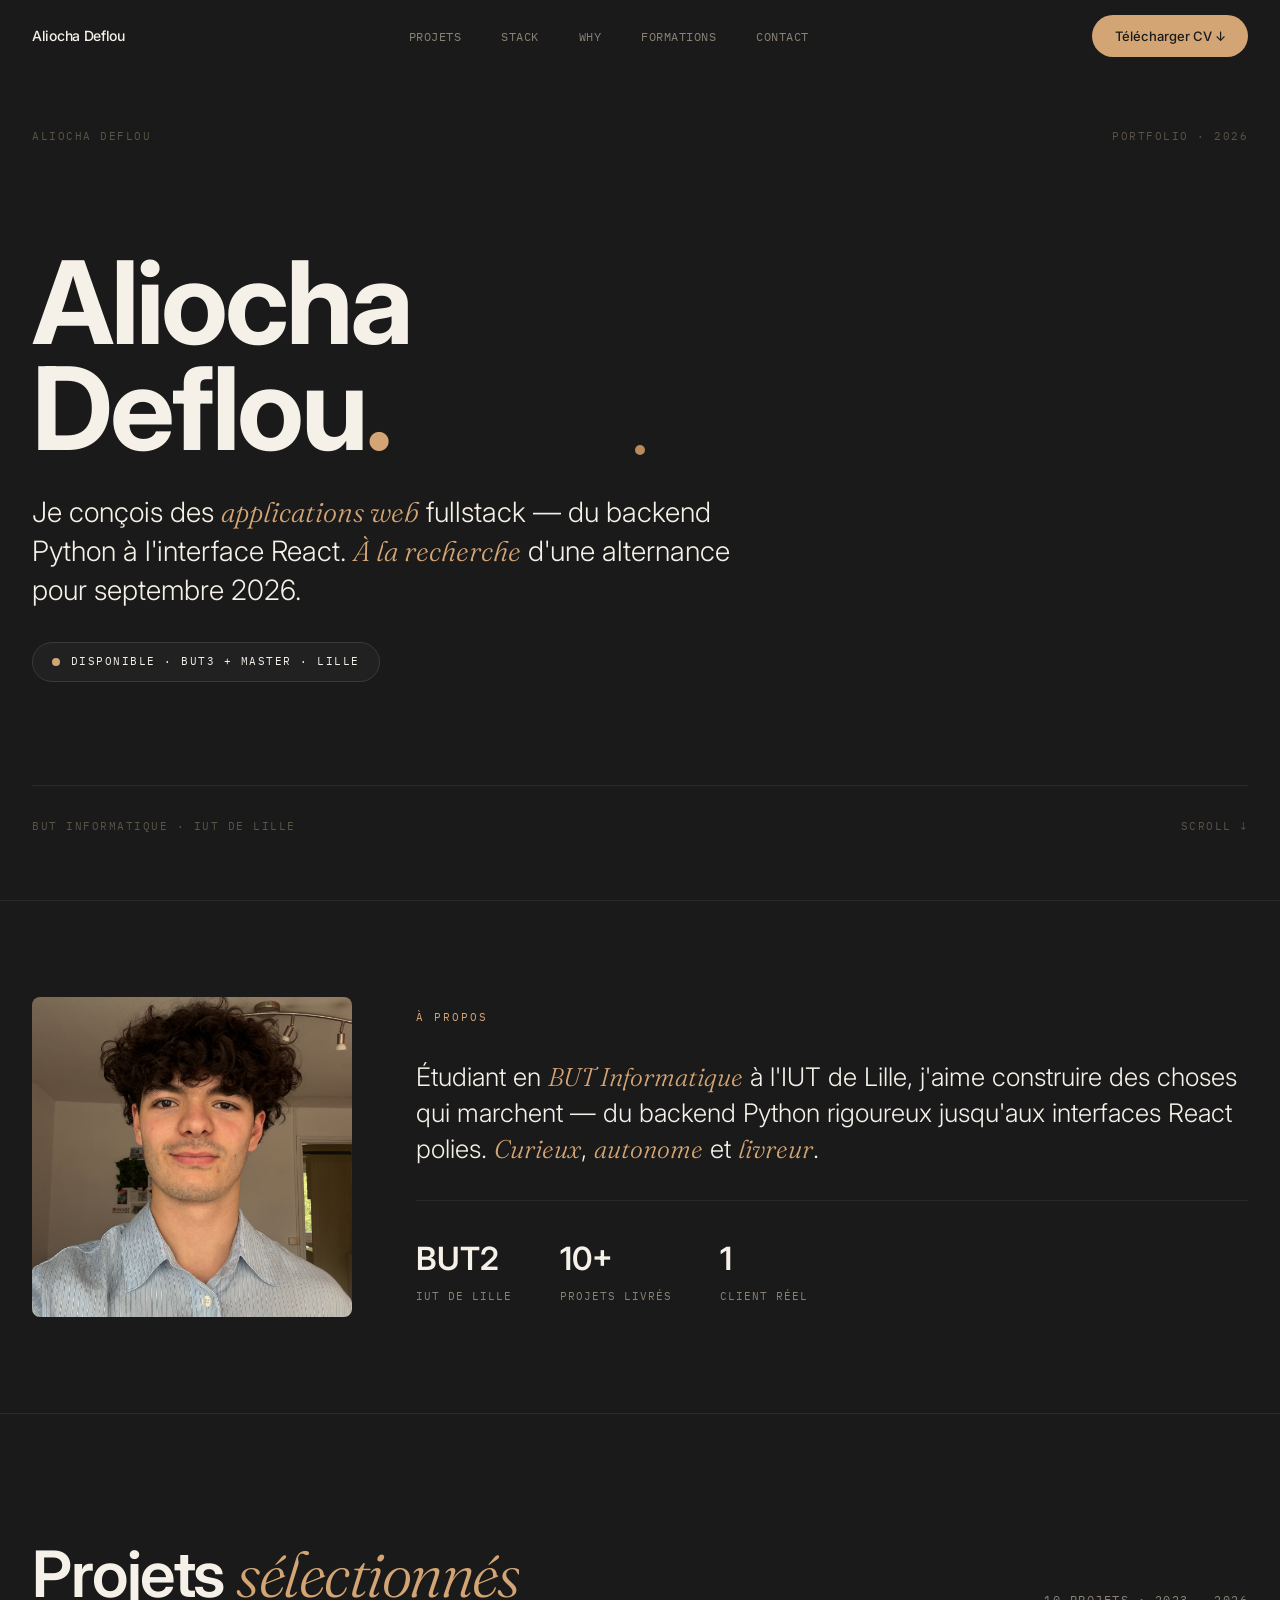
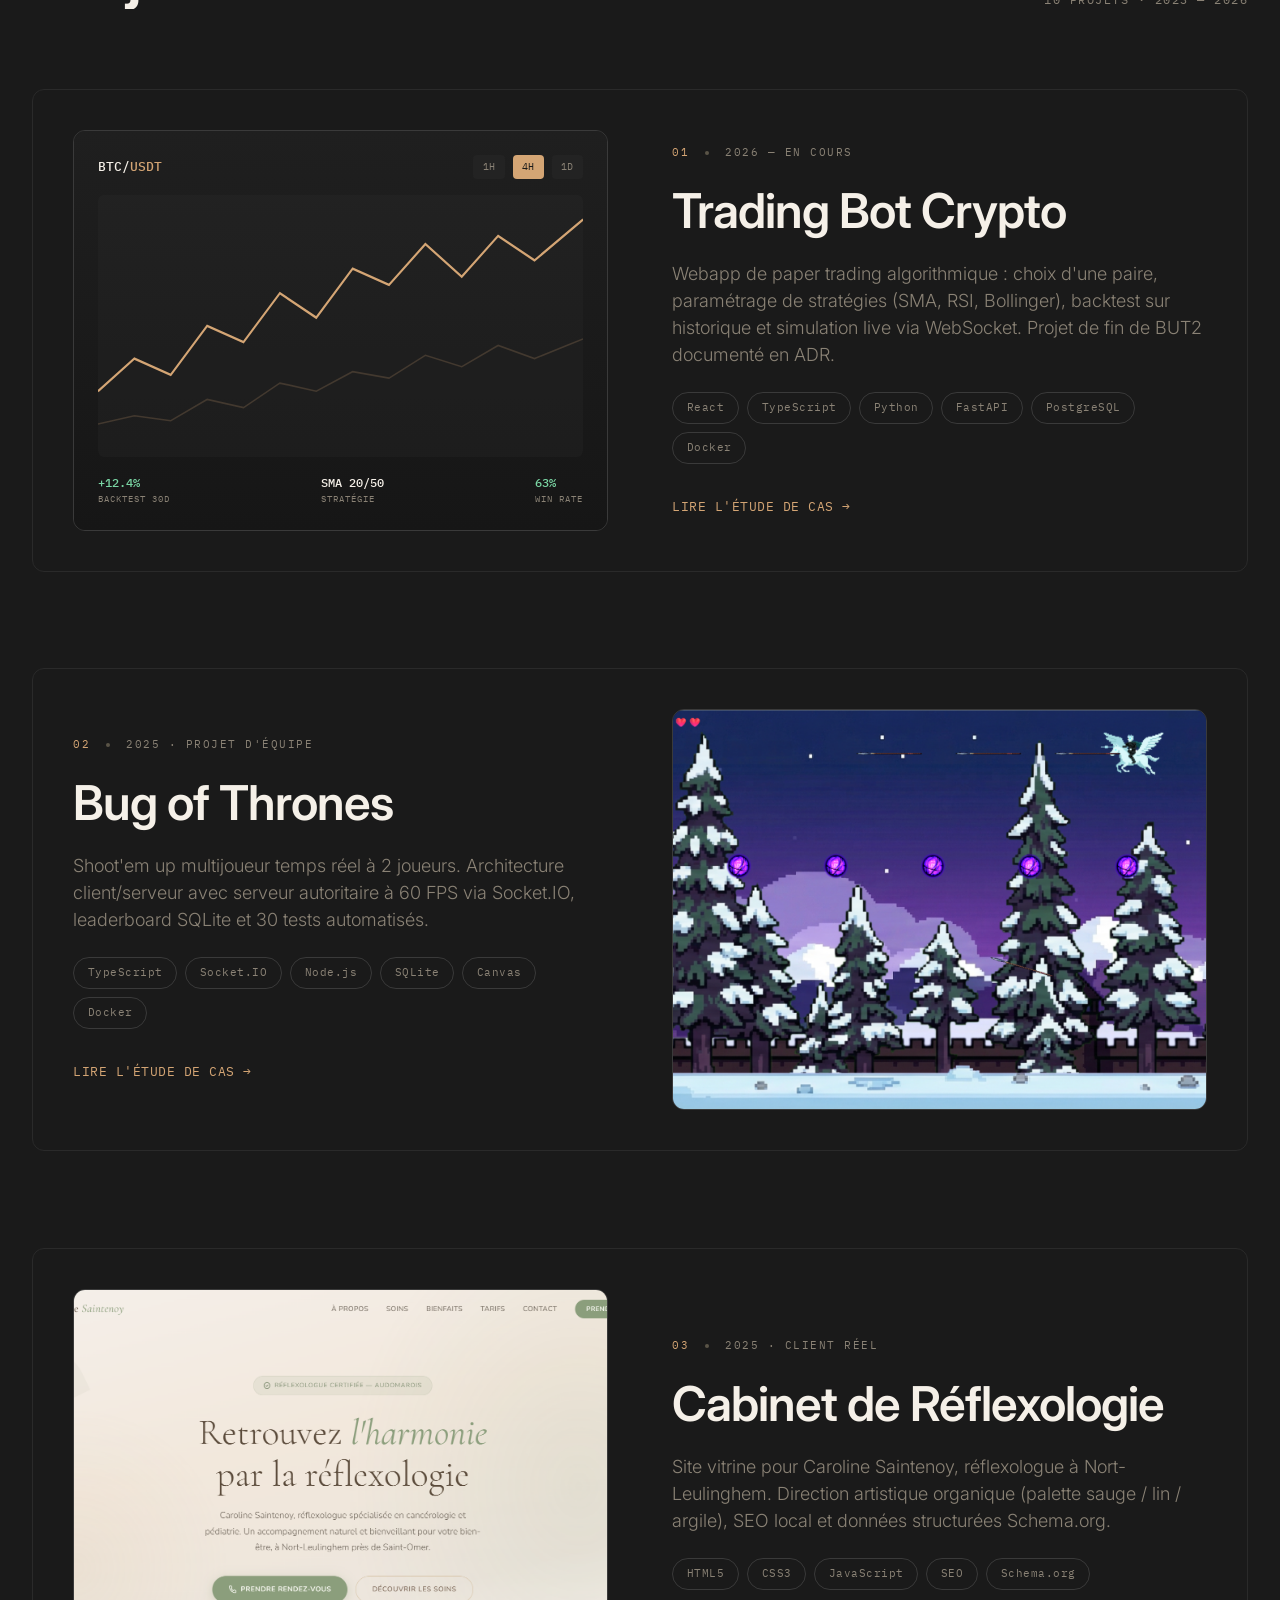
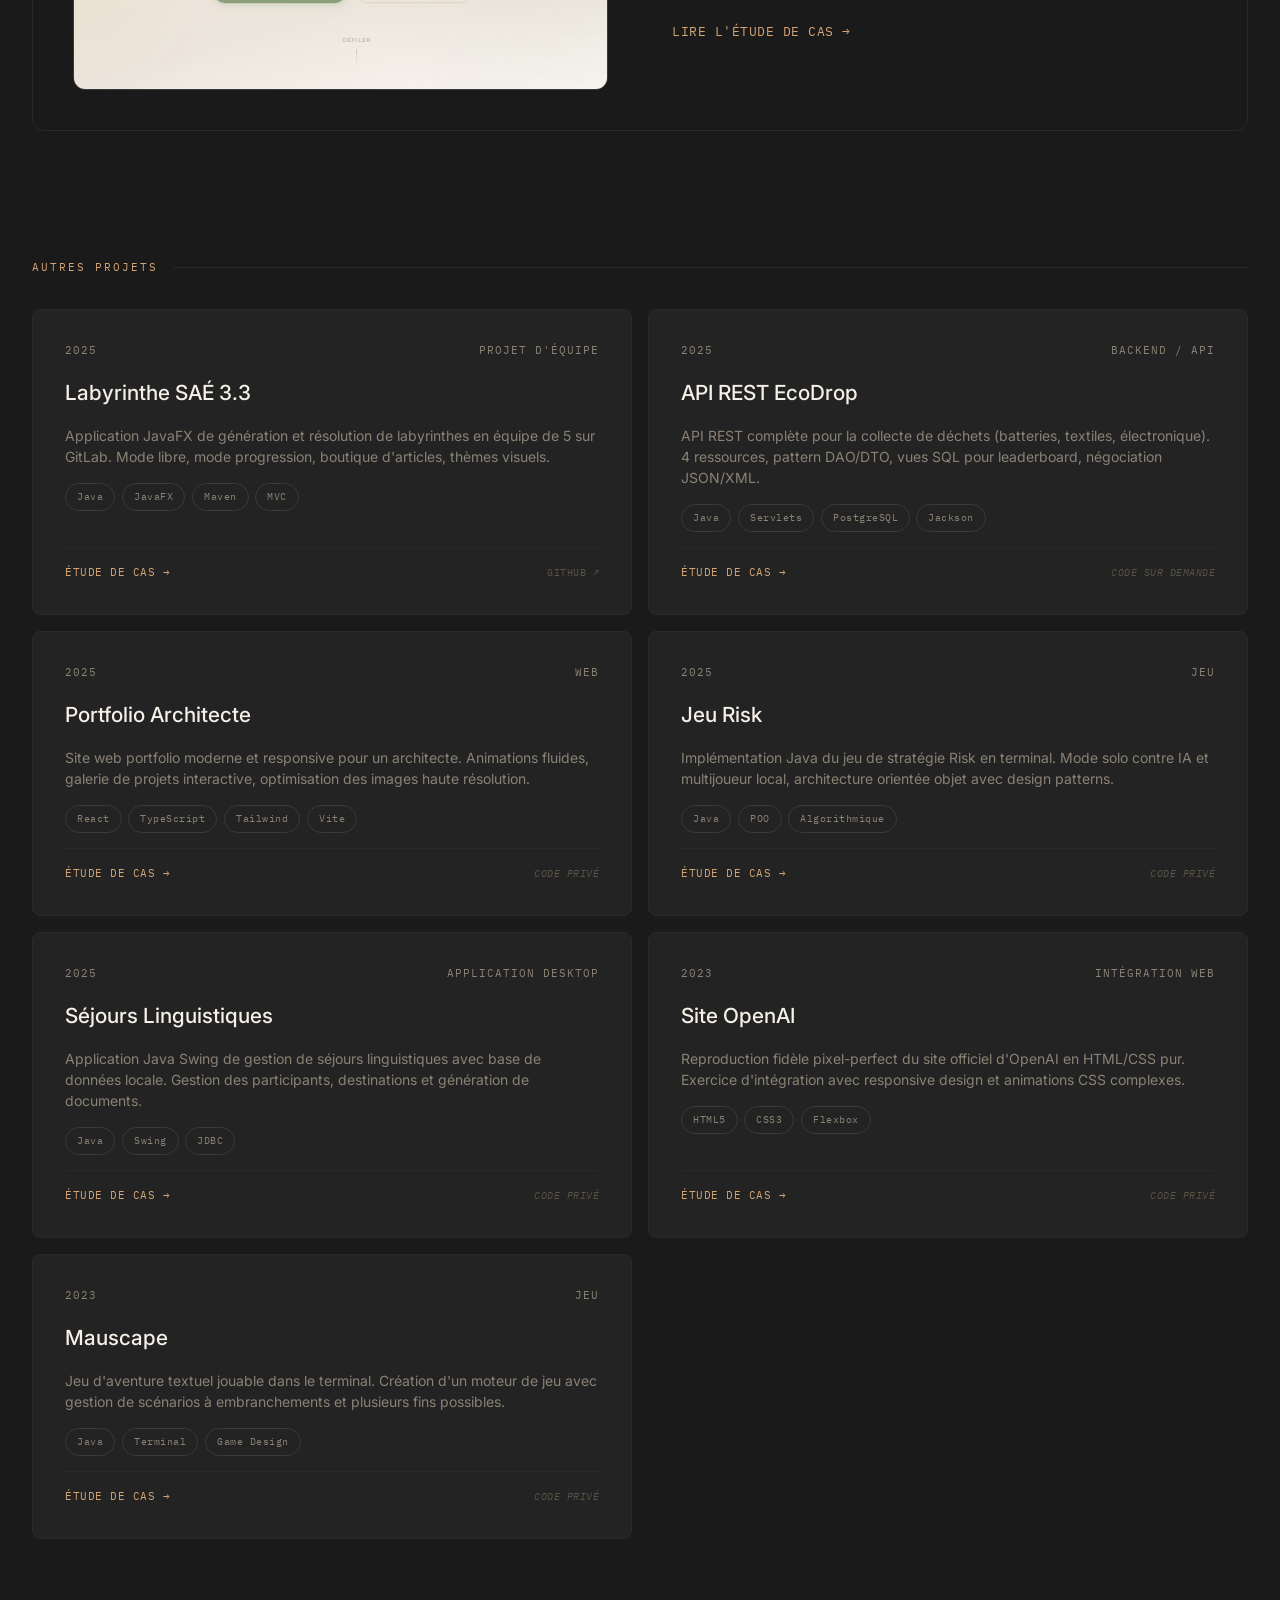
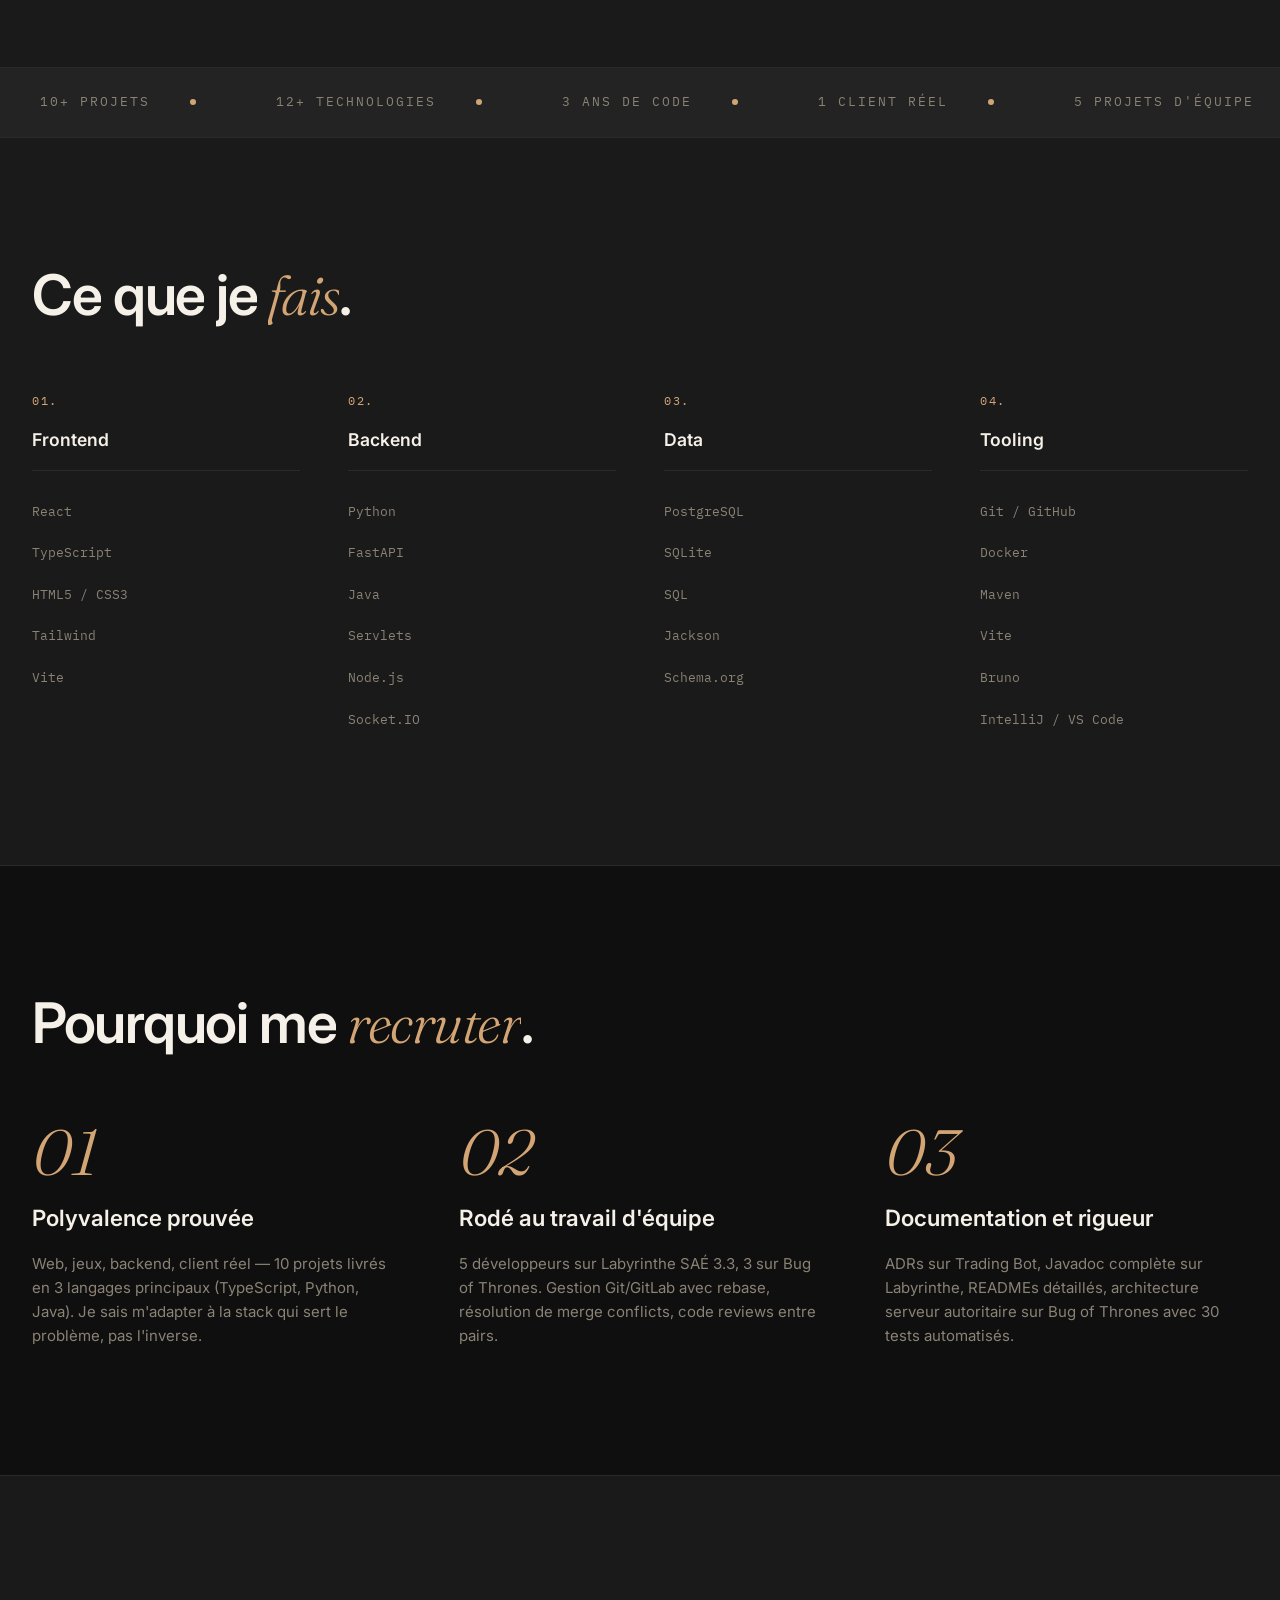
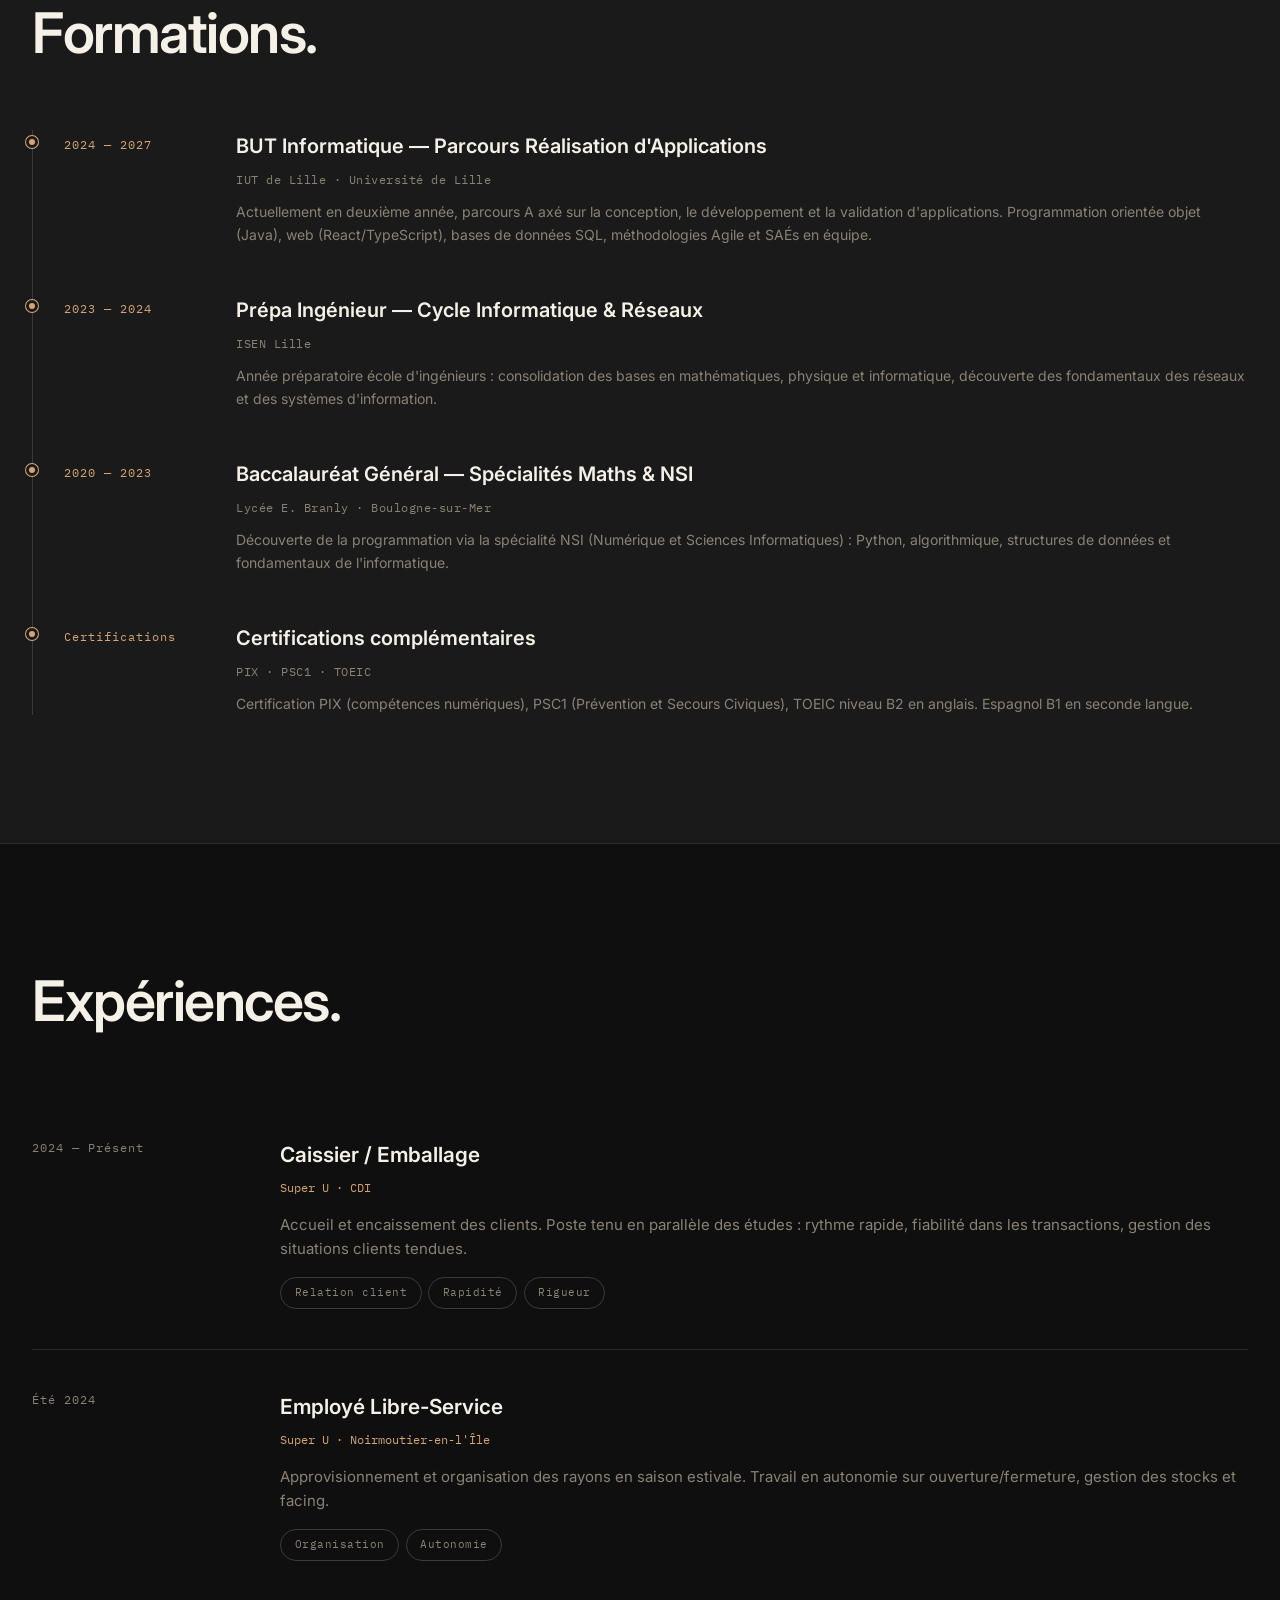
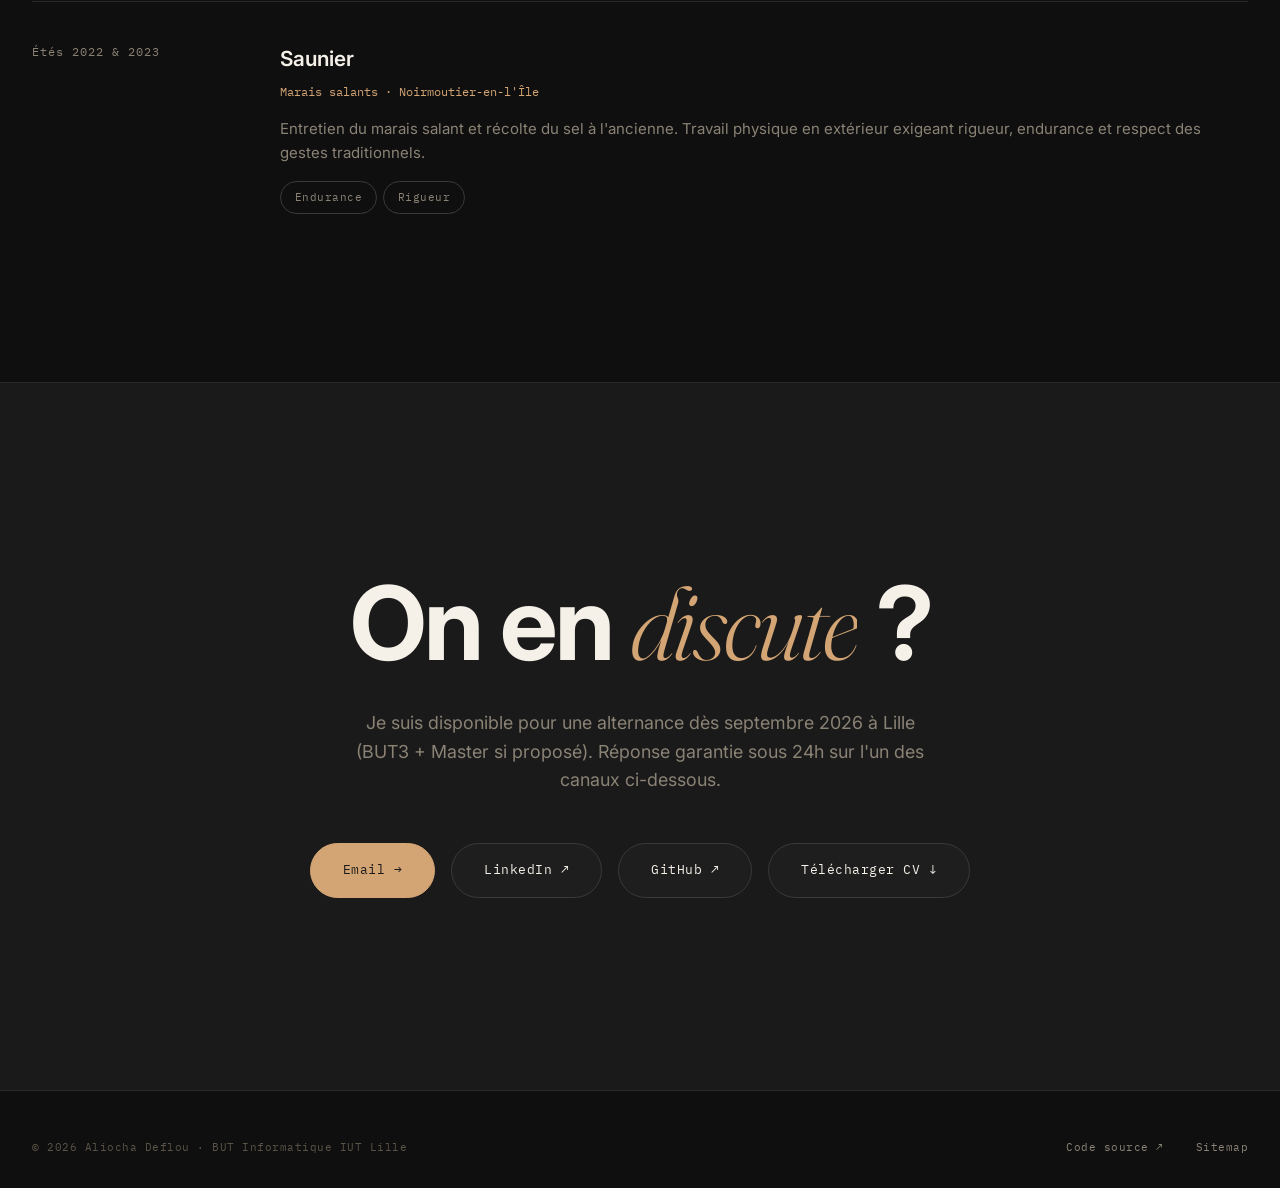
<file: index.html>
<!DOCTYPE html>
<html lang="fr">
<head>
    <meta charset="UTF-8">
    <meta name="viewport" content="width=device-width, initial-scale=1.0">
    <title>Aliocha Deflou — Étudiant développeur fullstack</title>
    <meta name="description" content="Portfolio d'Aliocha Deflou, étudiant en BUT Informatique à l'IUT de Lille, à la recherche d'une alternance fullstack pour septembre 2026.">
    <meta name="theme-color" content="#1a1a1a">
    <link rel="canonical" href="https://aliodefl.github.io/aliocha-deflou-v2/">

    <link rel="icon" type="image/png" href="assets/icons/favicon.png">
    <link rel="apple-touch-icon" href="assets/icons/favicon.png">

    <meta property="og:type" content="website">
    <meta property="og:url" content="https://aliodefl.github.io/aliocha-deflou-v2/">
    <meta property="og:title" content="Aliocha Deflou — Étudiant développeur fullstack">
    <meta property="og:description" content="Portfolio d'Aliocha Deflou, étudiant en BUT Informatique à l'IUT de Lille, à la recherche d'une alternance fullstack pour septembre 2026.">
    <meta property="og:image" content="https://aliodefl.github.io/aliocha-deflou-v2/assets/icons/og-image.png">
    <meta property="og:locale" content="fr_FR">
    <meta property="og:site_name" content="Aliocha Deflou">
    <meta name="twitter:card" content="summary_large_image">
    <meta name="twitter:title" content="Aliocha Deflou — Étudiant développeur fullstack">
    <meta name="twitter:description" content="Portfolio fullstack — alternance septembre 2026 à Lille.">
    <meta name="twitter:image" content="https://aliodefl.github.io/aliocha-deflou-v2/assets/icons/og-image.png">

    <script type="application/ld+json">
    {
        "@context": "https://schema.org",
        "@type": "Person",
        "name": "Aliocha Deflou",
        "givenName": "Aliocha",
        "familyName": "Deflou",
        "jobTitle": "Étudiant en BUT Informatique",
        "alumniOf": {
            "@type": "EducationalOrganization",
            "name": "IUT de Lille"
        },
        "knowsAbout": ["React", "TypeScript", "Python", "FastAPI", "Java", "PostgreSQL", "Docker"],
        "url": "https://aliodefl.github.io/aliocha-deflou-v2/",
        "sameAs": [
            "https://github.com/AlioDefl",
            "https://www.linkedin.com/in/aliocha-deflou/"
        ],
        "email": "aliocha.deflou@gmail.com"
    }
    </script>

    <link rel="preconnect" href="https://fonts.googleapis.com">
    <link rel="preconnect" href="https://fonts.gstatic.com" crossorigin>
    <link href="https://fonts.googleapis.com/css2?family=Inter:wght@300;400;500;600;700;800&family=Fraunces:ital,wght@0,300;0,400;1,300;1,400&family=IBM+Plex+Mono:wght@400;500&display=swap" rel="stylesheet">

    <link rel="stylesheet" href="styles/main.css">
</head>
<body>
    <a href="#main" class="skip-link">Aller au contenu principal</a>
    <header>
        <nav class="nav" id="nav" role="navigation" aria-label="Navigation principale">
            <div class="nav-inner">
                <a href="#hero" class="nav-logo">Aliocha Deflou</a>
                <ul class="nav-links" id="nav-links">
                    <li><a href="#projets">Projets</a></li>
                    <li><a href="#stack">Stack</a></li>
                    <li><a href="#why">Why</a></li>
                    <li><a href="#formations">Formations</a></li>
                    <li><a href="#contact">Contact</a></li>
                </ul>
                <a href="CV_Aliocha_DEFLOU.pdf" class="nav-cv" download>Télécharger CV ↓</a>
                <button class="nav-hamburger" aria-label="Menu" aria-expanded="false" id="nav-hamburger">
                    <span></span><span></span><span></span>
                </button>
            </div>
        </nav>
    </header>
    <main id="main">
        <section class="hero" id="hero" aria-label="Présentation">
            <div class="hero-top">
                <span>Aliocha Deflou</span>
                <span>Portfolio · 2026</span>
            </div>
            <div class="hero-content">
                <h1 class="hero-name">Aliocha<br>Deflou<span class="dot">.</span></h1>
                <p class="hero-tagline">
                    Je conçois des <em>applications web</em> fullstack — du backend Python à l'interface React.
                    <em>À la recherche</em> d'une alternance pour septembre 2026.
                </p>
                <span class="status-pill"><span class="pulse"></span>Disponible · BUT3 + Master · Lille</span>
            </div>
            <div class="hero-bottom">
                <span>BUT Informatique · IUT de Lille</span>
                <span class="hero-scroll">Scroll</span>
            </div>
        </section>
        <section class="about" id="about" aria-label="À propos">
            <div class="about-inner">
                <div class="about-portrait" data-reveal>
                    <img src="assets/img/portrait.jpg" alt="Portrait d'Aliocha Deflou" loading="lazy" width="320" height="320">
                </div>
                <div class="about-text" data-reveal data-reveal-delay="100">
                    <span class="about-label">À propos</span>
                    <p class="about-bio">
                        Étudiant en <em>BUT Informatique</em> à l'IUT de Lille, j'aime construire des choses qui marchent — du backend Python rigoureux jusqu'aux interfaces React polies. <em>Curieux</em>, <em>autonome</em> et <em>livreur</em>.
                    </p>
                    <div class="about-stats">
                        <div>
                            <div class="about-stat-num">BUT2</div>
                            <div class="about-stat-label">IUT de Lille</div>
                        </div>
                        <div>
                            <div class="about-stat-num">10+</div>
                            <div class="about-stat-label">Projets livrés</div>
                        </div>
                        <div>
                            <div class="about-stat-num">1</div>
                            <div class="about-stat-label">Client réel</div>
                        </div>
                    </div>
                </div>
            </div>
        </section>
        <section class="projects" id="projets" aria-label="Projets">
            <header class="projects-header">
                <h2>Projets <em>sélectionnés</em></h2>
                <span class="projects-count">10 projets · 2023 — 2026</span>
            </header>

            <div class="featured-list">
                <!-- Featured 1: Trading Bot -->
                <article class="featured-card" data-reveal>
                    <a href="projets/trading-bot.html" class="featured-image" aria-label="Voir l'étude de cas Trading Bot">
                        <div class="tb-mockup">
                            <div class="tb-header">
                                <span class="tb-pair">BTC/<span class="accent">USDT</span></span>
                                <div class="tb-controls">
                                    <span>1H</span><span class="active">4H</span><span>1D</span>
                                </div>
                            </div>
                            <div class="tb-chart">
                                <svg viewBox="0 0 400 160" preserveAspectRatio="none">
                                    <polyline fill="none" stroke="#d4a574" stroke-width="1.5" points="0,120 30,100 60,110 90,80 120,90 150,60 180,75 210,45 240,55 270,30 300,50 330,25 360,40 400,15"/>
                                    <polyline fill="none" stroke="rgba(212,165,116,0.2)" stroke-width="1" points="0,140 30,135 60,138 90,125 120,130 150,115 180,120 210,108 240,112 270,98 300,105 330,92 360,100 400,88"/>
                                </svg>
                            </div>
                            <div class="tb-footer">
                                <div class="stat"><div class="num up">+12.4%</div><div class="lab">Backtest 30d</div></div>
                                <div class="stat"><div class="num">SMA 20/50</div><div class="lab">Stratégie</div></div>
                                <div class="stat"><div class="num up">63%</div><div class="lab">Win rate</div></div>
                            </div>
                        </div>
                    </a>
                    <div class="featured-text">
                        <div class="featured-meta">
                            <span class="num">01</span>
                            <span class="dot"></span>
                            <span>2026 — En cours</span>
                        </div>
                        <h3 class="featured-title">Trading Bot Crypto</h3>
                        <p class="featured-tagline">Webapp de paper trading algorithmique : choix d'une paire, paramétrage de stratégies (SMA, RSI, Bollinger), backtest sur historique et simulation live via WebSocket. Projet de fin de BUT2 documenté en ADR.</p>
                        <div class="featured-stack">
                            <span class="tag">React</span><span class="tag">TypeScript</span><span class="tag">Python</span><span class="tag">FastAPI</span><span class="tag">PostgreSQL</span><span class="tag">Docker</span>
                        </div>
                        <a href="projets/trading-bot.html" class="featured-cta">Lire l'étude de cas</a>
                    </div>
                </article>

                <!-- Featured 2: Bug of Thrones -->
                <article class="featured-card reverse" data-reveal>
                    <a href="projets/bug-of-thrones.html" class="featured-image" aria-label="Voir l'étude de cas Bug of Thrones">
                        <img src="assets/img/bug-of-thrones-gameplay.png" alt="Capture du jeu Bug of Thrones" loading="lazy">
                    </a>
                    <div class="featured-text">
                        <div class="featured-meta">
                            <span class="num">02</span>
                            <span class="dot"></span>
                            <span>2025 · Projet d'équipe</span>
                        </div>
                        <h3 class="featured-title">Bug of Thrones</h3>
                        <p class="featured-tagline">Shoot'em up multijoueur temps réel à 2 joueurs. Architecture client/serveur avec serveur autoritaire à 60 FPS via Socket.IO, leaderboard SQLite et 30 tests automatisés.</p>
                        <div class="featured-stack">
                            <span class="tag">TypeScript</span><span class="tag">Socket.IO</span><span class="tag">Node.js</span><span class="tag">SQLite</span><span class="tag">Canvas</span><span class="tag">Docker</span>
                        </div>
                        <a href="projets/bug-of-thrones.html" class="featured-cta">Lire l'étude de cas</a>
                    </div>
                </article>

                <!-- Featured 3: Cabinet de Réflexologie -->
                <article class="featured-card" data-reveal>
                    <a href="projets/cabinet-reflexologie.html" class="featured-image" aria-label="Voir l'étude de cas Cabinet de Réflexologie">
                        <img src="assets/img/reflexologie-hero.png" alt="Site du Cabinet de Réflexologie de l'Audomarois" loading="lazy">
                    </a>
                    <div class="featured-text">
                        <div class="featured-meta">
                            <span class="num">03</span>
                            <span class="dot"></span>
                            <span>2025 · Client réel</span>
                        </div>
                        <h3 class="featured-title">Cabinet de Réflexologie</h3>
                        <p class="featured-tagline">Site vitrine pour Caroline Saintenoy, réflexologue à Nort-Leulinghem. Direction artistique organique (palette sauge / lin / argile), SEO local et données structurées Schema.org.</p>
                        <div class="featured-stack">
                            <span class="tag">HTML5</span><span class="tag">CSS3</span><span class="tag">JavaScript</span><span class="tag">SEO</span><span class="tag">Schema.org</span>
                        </div>
                        <a href="projets/cabinet-reflexologie.html" class="featured-cta">Lire l'étude de cas</a>
                    </div>
                </article>
            </div>

            <div class="projects-grid-wrap">
                <span class="projects-grid-label">Autres projets</span>
                <div class="projects-grid">

                    <article class="project-mini" data-reveal>
                        <a href="projets/labyrinthe-sae-3-3.html" class="project-mini-link-area">
                            <div class="project-mini-meta"><span>2025</span><span>Projet d'équipe</span></div>
                            <h3 class="project-mini-title">Labyrinthe SAÉ 3.3</h3>
                            <p class="project-mini-tagline">Application JavaFX de génération et résolution de labyrinthes en équipe de 5 sur GitLab. Mode libre, mode progression, boutique d'articles, thèmes visuels.</p>
                            <div class="project-mini-tags"><span class="tag">Java</span><span class="tag">JavaFX</span><span class="tag">Maven</span><span class="tag">MVC</span></div>
                        </a>
                        <div class="project-mini-actions">
                            <a href="projets/labyrinthe-sae-3-3.html" class="project-mini-cta">Étude de cas</a>
                            <a href="https://github.com/AlioDefl/labyrinthe-sae-3-3" target="_blank" rel="noopener" class="project-mini-ghlink" onclick="event.stopPropagation()">GitHub ↗</a>
                        </div>
                    </article>

                    <article class="project-mini" data-reveal>
                        <a href="projets/api-rest-ecodrop.html" class="project-mini-link-area">
                            <div class="project-mini-meta"><span>2025</span><span>Backend / API</span></div>
                            <h3 class="project-mini-title">API REST EcoDrop</h3>
                            <p class="project-mini-tagline">API REST complète pour la collecte de déchets (batteries, textiles, électronique). 4 ressources, pattern DAO/DTO, vues SQL pour leaderboard, négociation JSON/XML.</p>
                            <div class="project-mini-tags"><span class="tag">Java</span><span class="tag">Servlets</span><span class="tag">PostgreSQL</span><span class="tag">Jackson</span></div>
                        </a>
                        <div class="project-mini-actions">
                            <a href="projets/api-rest-ecodrop.html" class="project-mini-cta">Étude de cas</a>
                            <span class="project-mini-ghlink muted">Code sur demande</span>
                        </div>
                    </article>

                    <article class="project-mini" data-reveal>
                        <a href="projets/portfolio-architecte.html" class="project-mini-link-area">
                            <div class="project-mini-meta"><span>2025</span><span>Web</span></div>
                            <h3 class="project-mini-title">Portfolio Architecte</h3>
                            <p class="project-mini-tagline">Site web portfolio moderne et responsive pour un architecte. Animations fluides, galerie de projets interactive, optimisation des images haute résolution.</p>
                            <div class="project-mini-tags"><span class="tag">React</span><span class="tag">TypeScript</span><span class="tag">Tailwind</span><span class="tag">Vite</span></div>
                        </a>
                        <div class="project-mini-actions">
                            <a href="projets/portfolio-architecte.html" class="project-mini-cta">Étude de cas</a>
                            <span class="project-mini-ghlink muted">Code privé</span>
                        </div>
                    </article>

                    <article class="project-mini" data-reveal>
                        <a href="projets/jeu-risk.html" class="project-mini-link-area">
                            <div class="project-mini-meta"><span>2025</span><span>Jeu</span></div>
                            <h3 class="project-mini-title">Jeu Risk</h3>
                            <p class="project-mini-tagline">Implémentation Java du jeu de stratégie Risk en terminal. Mode solo contre IA et multijoueur local, architecture orientée objet avec design patterns.</p>
                            <div class="project-mini-tags"><span class="tag">Java</span><span class="tag">POO</span><span class="tag">Algorithmique</span></div>
                        </a>
                        <div class="project-mini-actions">
                            <a href="projets/jeu-risk.html" class="project-mini-cta">Étude de cas</a>
                            <span class="project-mini-ghlink muted">Code privé</span>
                        </div>
                    </article>

                    <article class="project-mini" data-reveal>
                        <a href="projets/sejours-linguistiques.html" class="project-mini-link-area">
                            <div class="project-mini-meta"><span>2025</span><span>Application desktop</span></div>
                            <h3 class="project-mini-title">Séjours Linguistiques</h3>
                            <p class="project-mini-tagline">Application Java Swing de gestion de séjours linguistiques avec base de données locale. Gestion des participants, destinations et génération de documents.</p>
                            <div class="project-mini-tags"><span class="tag">Java</span><span class="tag">Swing</span><span class="tag">JDBC</span></div>
                        </a>
                        <div class="project-mini-actions">
                            <a href="projets/sejours-linguistiques.html" class="project-mini-cta">Étude de cas</a>
                            <span class="project-mini-ghlink muted">Code privé</span>
                        </div>
                    </article>

                    <article class="project-mini" data-reveal>
                        <a href="projets/site-openai.html" class="project-mini-link-area">
                            <div class="project-mini-meta"><span>2023</span><span>Intégration web</span></div>
                            <h3 class="project-mini-title">Site OpenAI</h3>
                            <p class="project-mini-tagline">Reproduction fidèle pixel-perfect du site officiel d'OpenAI en HTML/CSS pur. Exercice d'intégration avec responsive design et animations CSS complexes.</p>
                            <div class="project-mini-tags"><span class="tag">HTML5</span><span class="tag">CSS3</span><span class="tag">Flexbox</span></div>
                        </a>
                        <div class="project-mini-actions">
                            <a href="projets/site-openai.html" class="project-mini-cta">Étude de cas</a>
                            <span class="project-mini-ghlink muted">Code privé</span>
                        </div>
                    </article>

                    <article class="project-mini" data-reveal>
                        <a href="projets/mauscape.html" class="project-mini-link-area">
                            <div class="project-mini-meta"><span>2023</span><span>Jeu</span></div>
                            <h3 class="project-mini-title">Mauscape</h3>
                            <p class="project-mini-tagline">Jeu d'aventure textuel jouable dans le terminal. Création d'un moteur de jeu avec gestion de scénarios à embranchements et plusieurs fins possibles.</p>
                            <div class="project-mini-tags"><span class="tag">Java</span><span class="tag">Terminal</span><span class="tag">Game Design</span></div>
                        </a>
                        <div class="project-mini-actions">
                            <a href="projets/mauscape.html" class="project-mini-cta">Étude de cas</a>
                            <span class="project-mini-ghlink muted">Code privé</span>
                        </div>
                    </article>

                </div>
            </div>
        </section>
        <aside class="marquee" aria-label="Statistiques en bandeau">
            <div class="marquee-track">
                <span class="marquee-item">10+ projets</span>
                <span class="marquee-item">12+ technologies</span>
                <span class="marquee-item">3 ans de code</span>
                <span class="marquee-item">1 client réel</span>
                <span class="marquee-item">5 projets d'équipe</span>
                <span class="marquee-item">BUT IUT Lille</span>
                <span class="marquee-item" aria-hidden="true">10+ projets</span>
                <span class="marquee-item" aria-hidden="true">12+ technologies</span>
                <span class="marquee-item" aria-hidden="true">3 ans de code</span>
                <span class="marquee-item" aria-hidden="true">1 client réel</span>
                <span class="marquee-item" aria-hidden="true">5 projets d'équipe</span>
                <span class="marquee-item" aria-hidden="true">BUT IUT Lille</span>
            </div>
        </aside>
        <section class="stack" id="stack" aria-label="Compétences techniques">
            <div class="stack-inner">
                <h2 class="section-title">Ce que je <em class="serif-italic">fais</em>.</h2>
                <div class="stack-grid">
                    <div class="stack-col" data-reveal data-reveal-delay="0">
                        <span class="stack-num">01.</span>
                        <h3 class="stack-cat">Frontend</h3>
                        <ul class="stack-list">
                            <li>React</li><li>TypeScript</li><li>HTML5 / CSS3</li><li>Tailwind</li><li>Vite</li>
                        </ul>
                    </div>
                    <div class="stack-col" data-reveal data-reveal-delay="100">
                        <span class="stack-num">02.</span>
                        <h3 class="stack-cat">Backend</h3>
                        <ul class="stack-list">
                            <li>Python</li><li>FastAPI</li><li>Java</li><li>Servlets</li><li>Node.js</li><li>Socket.IO</li>
                        </ul>
                    </div>
                    <div class="stack-col" data-reveal data-reveal-delay="200">
                        <span class="stack-num">03.</span>
                        <h3 class="stack-cat">Data</h3>
                        <ul class="stack-list">
                            <li>PostgreSQL</li><li>SQLite</li><li>SQL</li><li>Jackson</li><li>Schema.org</li>
                        </ul>
                    </div>
                    <div class="stack-col" data-reveal data-reveal-delay="300">
                        <span class="stack-num">04.</span>
                        <h3 class="stack-cat">Tooling</h3>
                        <ul class="stack-list">
                            <li>Git / GitHub</li><li>Docker</li><li>Maven</li><li>Vite</li><li>Bruno</li><li>IntelliJ / VS Code</li>
                        </ul>
                    </div>
                </div>
            </div>
        </section>
        <section class="why" id="why" aria-label="Pourquoi me recruter">
            <div class="why-inner">
                <h2 class="section-title">Pourquoi me <em class="serif-italic">recruter</em>.</h2>
                <div class="why-grid">
                    <div class="why-item" data-reveal data-reveal-delay="0">
                        <span class="why-num">01</span>
                        <h3 class="why-title">Polyvalence prouvée</h3>
                        <p class="why-text">Web, jeux, backend, client réel — 10 projets livrés en 3 langages principaux (TypeScript, Python, Java). Je sais m'adapter à la stack qui sert le problème, pas l'inverse.</p>
                    </div>
                    <div class="why-item" data-reveal data-reveal-delay="100">
                        <span class="why-num">02</span>
                        <h3 class="why-title">Rodé au travail d'équipe</h3>
                        <p class="why-text">5 développeurs sur Labyrinthe SAÉ 3.3, 3 sur Bug of Thrones. Gestion Git/GitLab avec rebase, résolution de merge conflicts, code reviews entre pairs.</p>
                    </div>
                    <div class="why-item" data-reveal data-reveal-delay="200">
                        <span class="why-num">03</span>
                        <h3 class="why-title">Documentation et rigueur</h3>
                        <p class="why-text">ADRs sur Trading Bot, Javadoc complète sur Labyrinthe, READMEs détaillés, architecture serveur autoritaire sur Bug of Thrones avec 30 tests automatisés.</p>
                    </div>
                </div>
            </div>
        </section>
        <section class="education" id="formations" aria-label="Formations">
            <div class="education-inner">
                <h2 class="section-title">Formations.</h2>
                <div class="timeline">

                    <article class="timeline-item" data-reveal>
                        <div class="timeline-date">2024 — 2027</div>
                        <div class="timeline-content">
                            <h3>BUT Informatique — Parcours Réalisation d'Applications</h3>
                            <p class="school">IUT de Lille · Université de Lille</p>
                            <p>Actuellement en deuxième année, parcours A axé sur la conception, le développement et la validation d'applications. Programmation orientée objet (Java), web (React/TypeScript), bases de données SQL, méthodologies Agile et SAÉs en équipe.</p>
                        </div>
                    </article>

                    <article class="timeline-item" data-reveal>
                        <div class="timeline-date">2023 — 2024</div>
                        <div class="timeline-content">
                            <h3>Prépa Ingénieur — Cycle Informatique &amp; Réseaux</h3>
                            <p class="school">ISEN Lille</p>
                            <p>Année préparatoire école d'ingénieurs : consolidation des bases en mathématiques, physique et informatique, découverte des fondamentaux des réseaux et des systèmes d'information.</p>
                        </div>
                    </article>

                    <article class="timeline-item" data-reveal>
                        <div class="timeline-date">2020 — 2023</div>
                        <div class="timeline-content">
                            <h3>Baccalauréat Général — Spécialités Maths &amp; NSI</h3>
                            <p class="school">Lycée E. Branly · Boulogne-sur-Mer</p>
                            <p>Découverte de la programmation via la spécialité NSI (Numérique et Sciences Informatiques) : Python, algorithmique, structures de données et fondamentaux de l'informatique.</p>
                        </div>
                    </article>

                    <article class="timeline-item" data-reveal>
                        <div class="timeline-date">Certifications</div>
                        <div class="timeline-content">
                            <h3>Certifications complémentaires</h3>
                            <p class="school">PIX · PSC1 · TOEIC</p>
                            <p>Certification PIX (compétences numériques), PSC1 (Prévention et Secours Civiques), TOEIC niveau B2 en anglais. Espagnol B1 en seconde langue.</p>
                        </div>
                    </article>

                </div>
            </div>
        </section>
        <section class="experience" id="experiences" aria-label="Expériences">
            <div class="experience-inner">
                <h2 class="section-title">Expériences.</h2>
                <div class="experience-list">

                    <article class="experience-item">
                        <div class="experience-period">2024 — Présent</div>
                        <div class="experience-content">
                            <h3>Caissier / Emballage</h3>
                            <p class="company">Super U · CDI</p>
                            <p>Accueil et encaissement des clients. Poste tenu en parallèle des études : rythme rapide, fiabilité dans les transactions, gestion des situations clients tendues.</p>
                            <div class="experience-tags">
                                <span class="tag">Relation client</span><span class="tag">Rapidité</span><span class="tag">Rigueur</span>
                            </div>
                        </div>
                    </article>

                    <article class="experience-item">
                        <div class="experience-period">Été 2024</div>
                        <div class="experience-content">
                            <h3>Employé Libre-Service</h3>
                            <p class="company">Super U · Noirmoutier-en-l'Île</p>
                            <p>Approvisionnement et organisation des rayons en saison estivale. Travail en autonomie sur ouverture/fermeture, gestion des stocks et facing.</p>
                            <div class="experience-tags">
                                <span class="tag">Organisation</span><span class="tag">Autonomie</span>
                            </div>
                        </div>
                    </article>

                    <article class="experience-item">
                        <div class="experience-period">Étés 2022 &amp; 2023</div>
                        <div class="experience-content">
                            <h3>Saunier</h3>
                            <p class="company">Marais salants · Noirmoutier-en-l'Île</p>
                            <p>Entretien du marais salant et récolte du sel à l'ancienne. Travail physique en extérieur exigeant rigueur, endurance et respect des gestes traditionnels.</p>
                            <div class="experience-tags">
                                <span class="tag">Endurance</span><span class="tag">Rigueur</span>
                            </div>
                        </div>
                    </article>

                </div>
            </div>
        </section>
        <section class="contact" id="contact" aria-label="Contact">
            <div class="contact-inner">
                <h2 class="contact-title" data-reveal>On en <em>discute</em> ?</h2>
                <p class="contact-text">Je suis disponible pour une alternance dès septembre 2026 à Lille (BUT3 + Master si proposé). Réponse garantie sous 24h sur l'un des canaux ci-dessous.</p>
                <div class="contact-buttons" data-reveal data-reveal-delay="200">
                    <a href="mailto:aliocha.deflou@gmail.com" class="contact-btn primary">Email →</a>
                    <a href="https://www.linkedin.com/in/aliocha-deflou/" target="_blank" rel="noopener" class="contact-btn">LinkedIn ↗</a>
                    <a href="https://github.com/AlioDefl" target="_blank" rel="noopener" class="contact-btn">GitHub ↗</a>
                    <a href="CV_Aliocha_DEFLOU.pdf" download class="contact-btn">Télécharger CV ↓</a>
                </div>
            </div>
        </section>
    </main>
    <footer class="footer" role="contentinfo">
        <div class="footer-inner">
            <span>© 2026 Aliocha Deflou · BUT Informatique IUT Lille</span>
            <div class="footer-links">
                <a href="https://github.com/AlioDefl/aliocha-deflou-v2" target="_blank" rel="noopener">Code source ↗</a>
                <a href="sitemap.xml">Sitemap</a>
            </div>
        </div>
    </footer>
    <script src="scripts/main.js"></script>
</body>
</html>
</file>
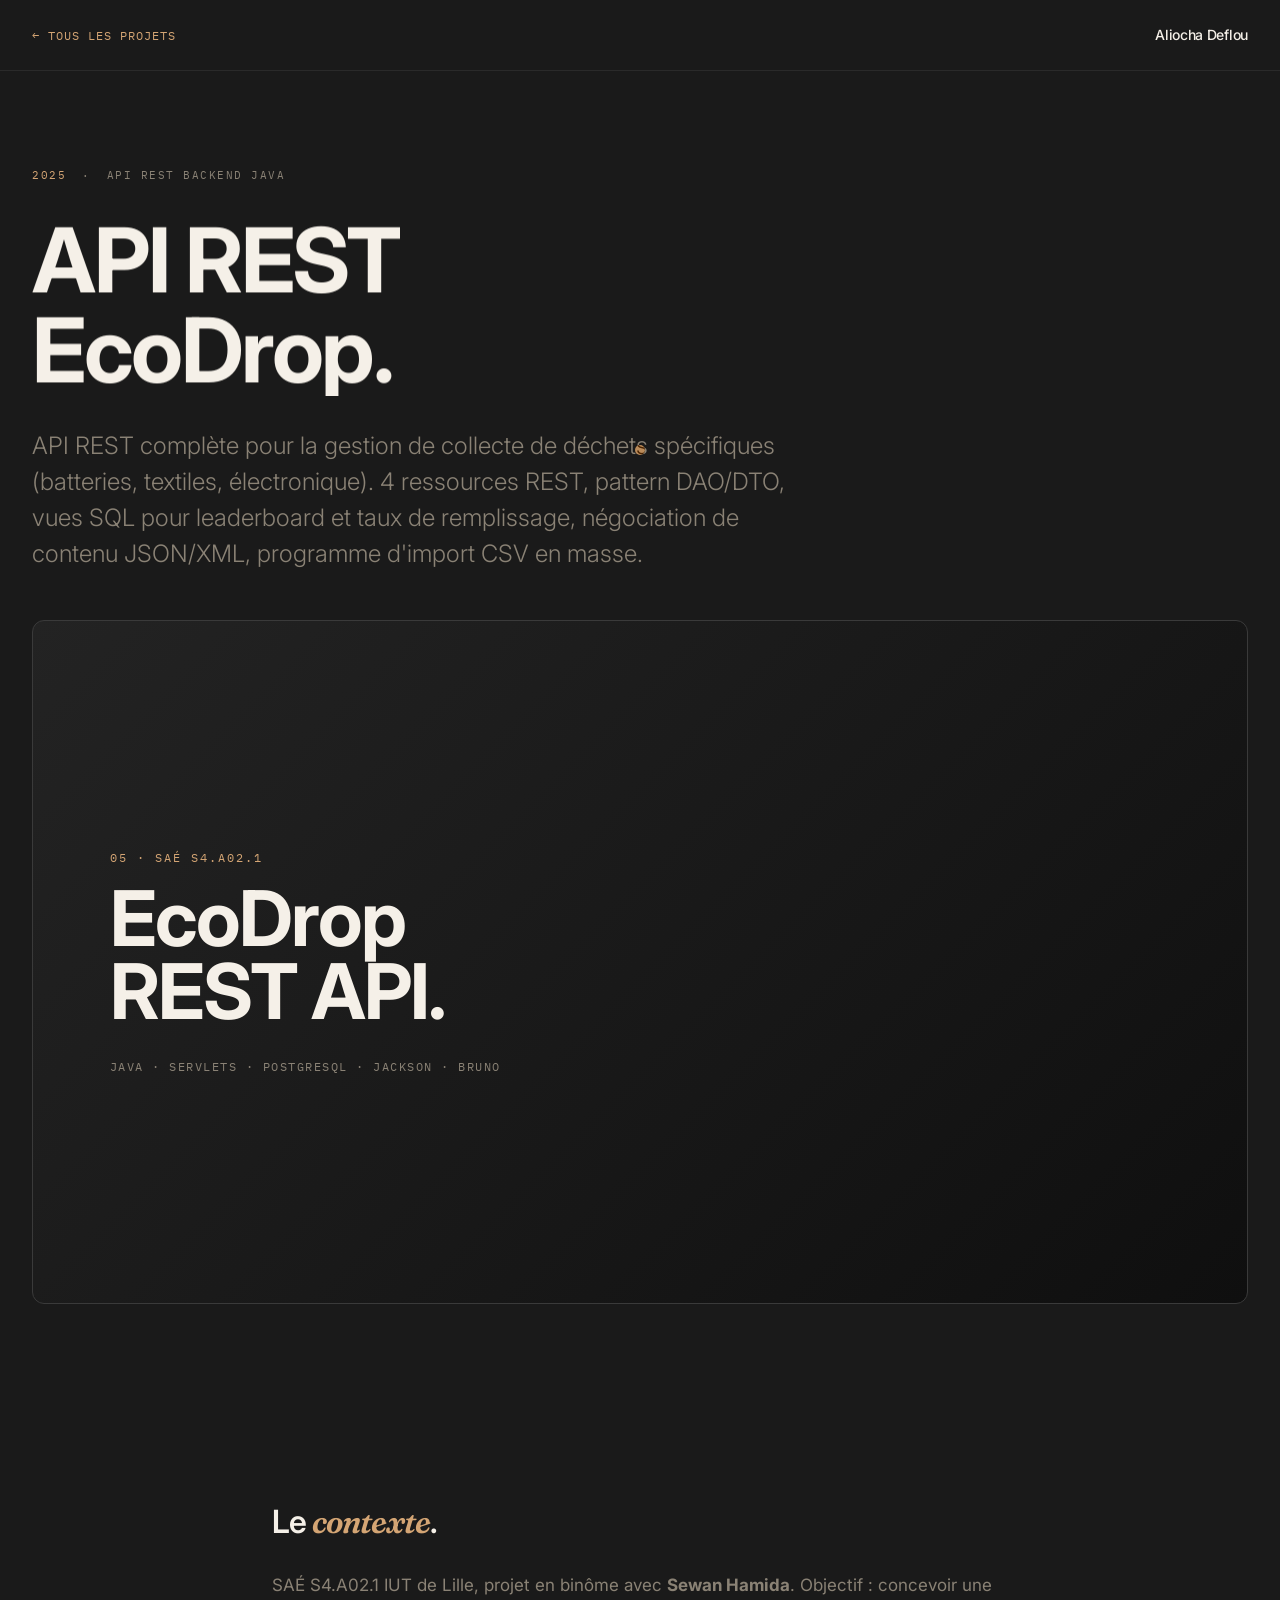
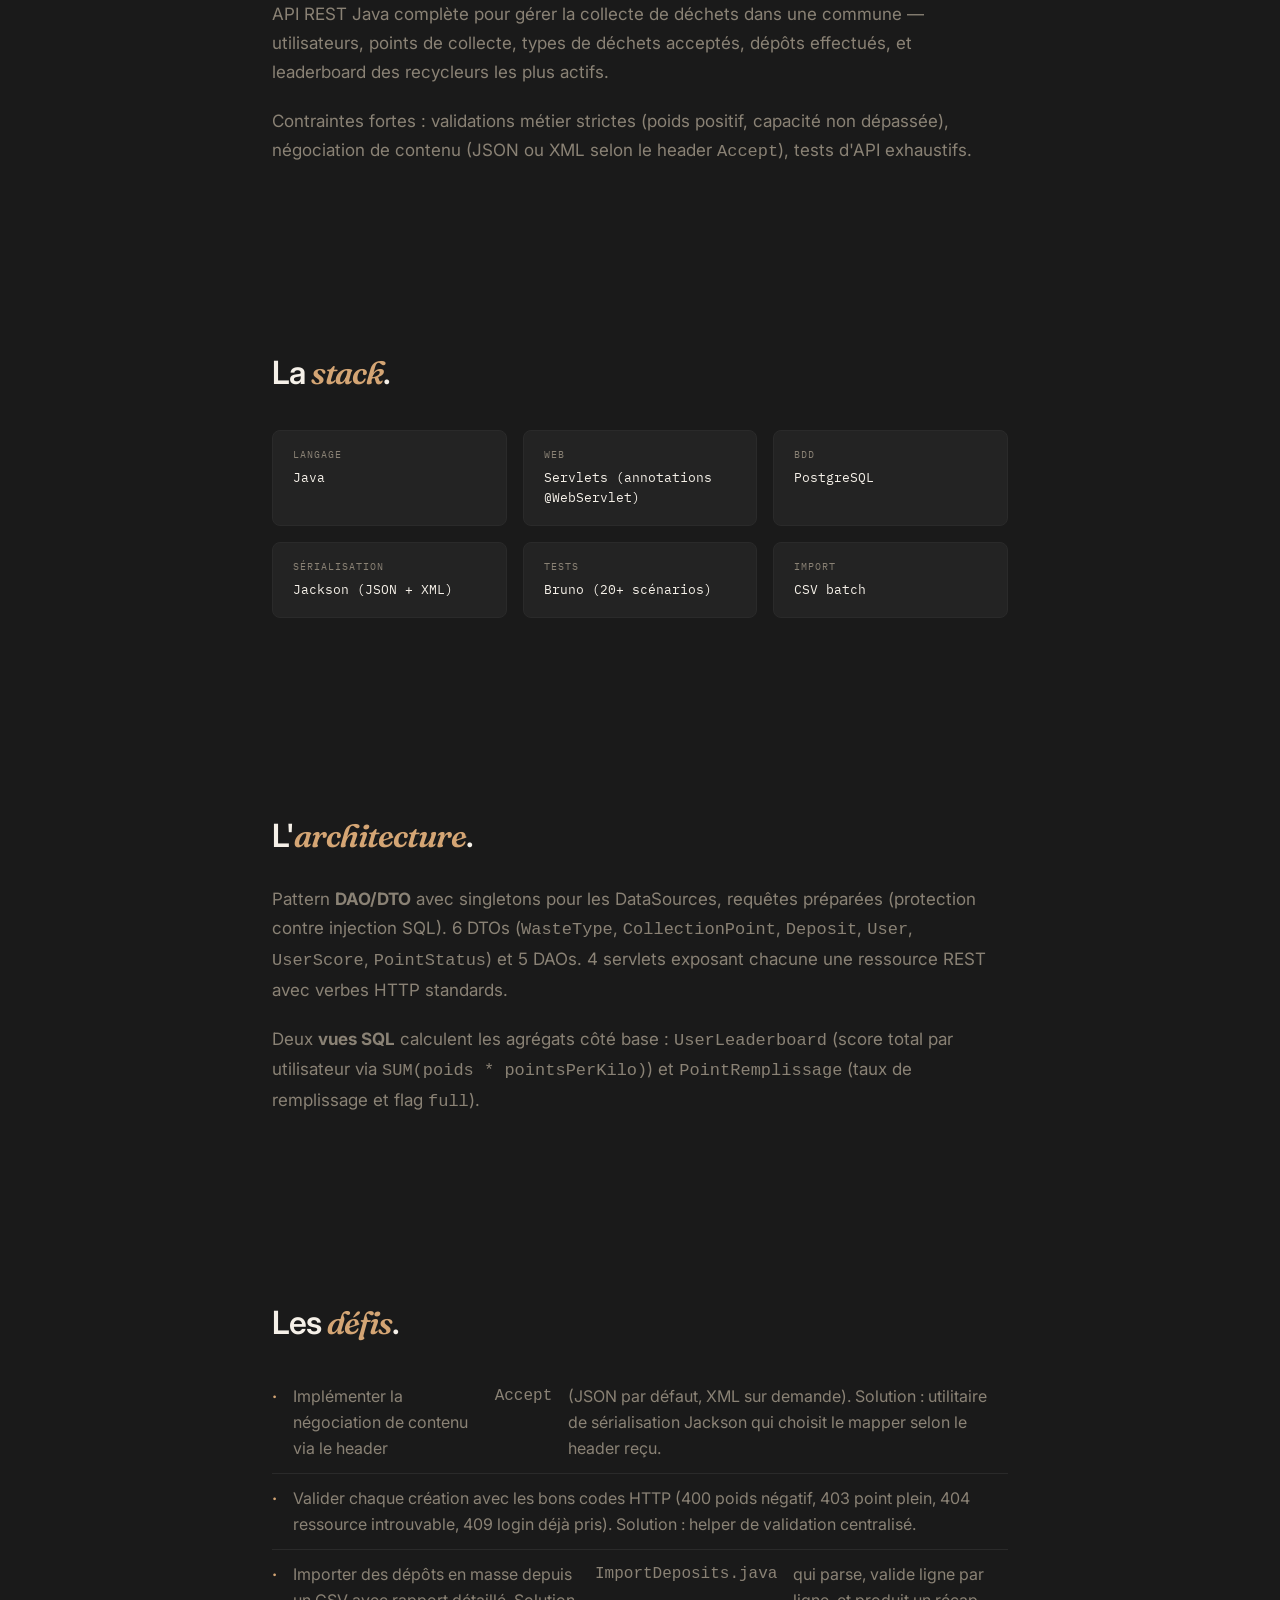
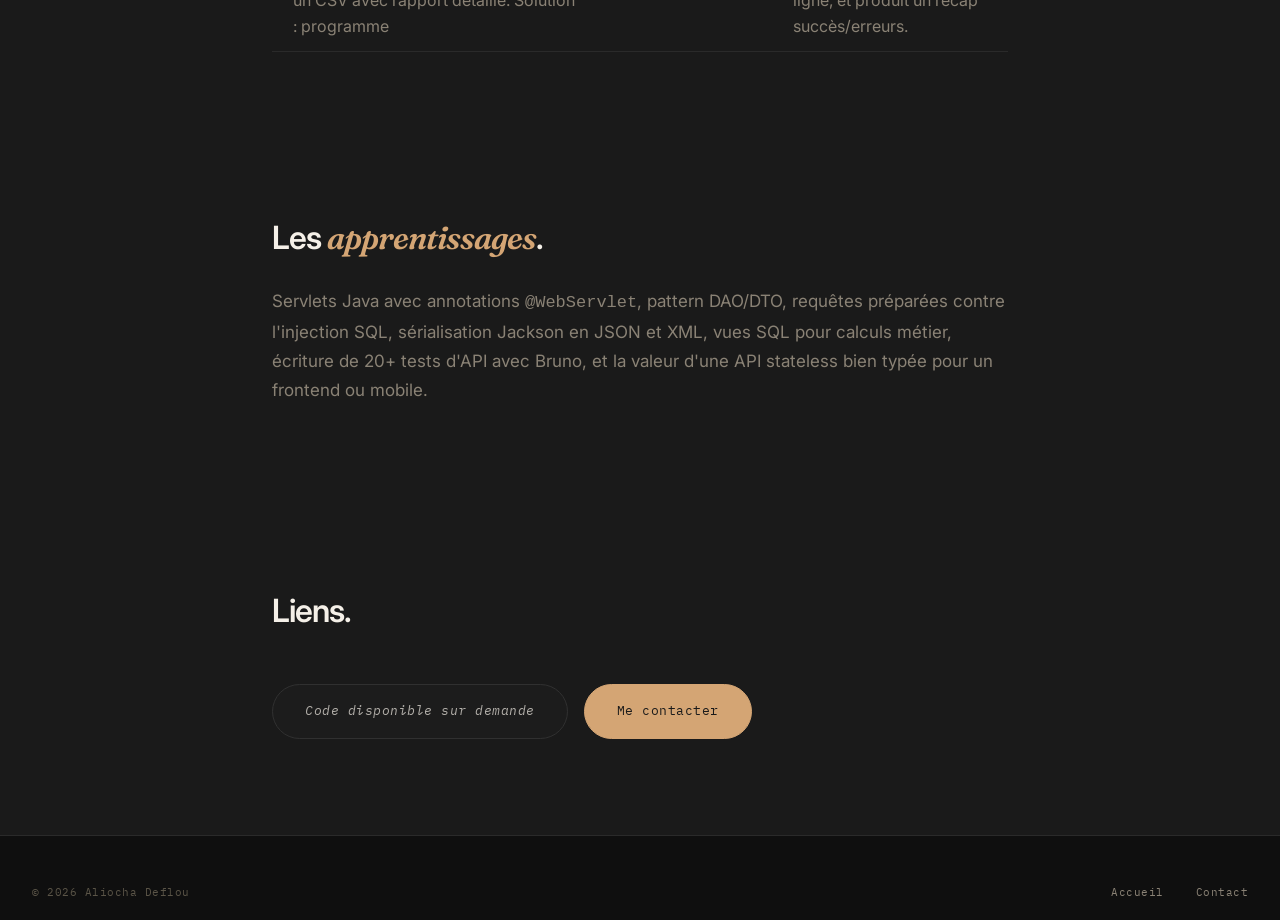
<file: projets/api-rest-ecodrop.html>
<!DOCTYPE html>
<html lang="fr">
<head>
    <meta charset="UTF-8">
    <meta name="viewport" content="width=device-width, initial-scale=1.0">
    <title>API REST EcoDrop — Étude de cas | Aliocha Deflou</title>
    <meta name="description" content="API REST Java pour la gestion de collecte de déchets. 4 ressources, pattern DAO/DTO, vues SQL, négociation JSON/XML. SAÉ S4.A02.1 IUT Lille.">
    <meta name="theme-color" content="#1a1a1a">
    <link rel="canonical" href="https://aliodefl.github.io/aliocha-deflou-v2/projets/api-rest-ecodrop.html">
    <link rel="icon" type="image/png" href="../assets/icons/favicon.png">
    <meta property="og:type" content="article">
    <meta property="og:title" content="API REST EcoDrop — Étude de cas | Aliocha Deflou">
    <meta property="og:description" content="API REST Java/Servlets/PostgreSQL pour la collecte de déchets. SAÉ BUT2 IUT Lille.">
    <meta property="og:image" content="https://aliodefl.github.io/aliocha-deflou-v2/assets/icons/og-image.png">
    <meta property="og:locale" content="fr_FR">

    <link rel="preconnect" href="https://fonts.googleapis.com">
    <link rel="preconnect" href="https://fonts.gstatic.com" crossorigin>
    <link href="https://fonts.googleapis.com/css2?family=Inter:wght@300;400;500;600;700;800&family=Fraunces:ital,wght@0,300;0,400;1,300;1,400&family=IBM+Plex+Mono:wght@400;500&display=swap" rel="stylesheet">
    <link rel="stylesheet" href="../styles/main.css">
</head>
<body>
    <a href="#main" class="skip-link">Aller au contenu principal</a>
    <nav class="pd-nav" role="navigation">
        <a href="../index.html#projets" class="pd-nav-back">← Tous les projets</a>
        <a href="../index.html" class="nav-logo">Aliocha Deflou</a>
    </nav>

    <main id="main">
        <article>
            <header class="pd-hero">
                <div class="pd-meta"><span class="accent">2025</span><span>·</span><span>API REST Backend Java</span></div>
                <h1 class="pd-title">API REST<br>EcoDrop.</h1>
                <p class="pd-tagline">API REST complète pour la gestion de collecte de déchets spécifiques (batteries, textiles, électronique). 4 ressources REST, pattern DAO/DTO, vues SQL pour leaderboard et taux de remplissage, négociation de contenu JSON/XML, programme d'import CSV en masse.</p>
                <div class="pd-image pd-image-text">
                    <div class="pd-image-text-inner">
                        <span class="pd-image-num">05 · SAÉ S4.A02.1</span>
                        <h2 class="pd-image-title">EcoDrop<br>REST API.</h2>
                        <span class="pd-image-stack">Java · Servlets · PostgreSQL · Jackson · Bruno</span>
                    </div>
                </div>
            </header>

            <section class="pd-section">
                <h2>Le <em>contexte</em>.</h2>
                <p>SAÉ S4.A02.1 IUT de Lille, projet en binôme avec <strong>Sewan Hamida</strong>. Objectif : concevoir une API REST Java complète pour gérer la collecte de déchets dans une commune — utilisateurs, points de collecte, types de déchets acceptés, dépôts effectués, et leaderboard des recycleurs les plus actifs.</p>
                <p>Contraintes fortes : validations métier strictes (poids positif, capacité non dépassée), négociation de contenu (JSON ou XML selon le header <code>Accept</code>), tests d'API exhaustifs.</p>
            </section>

            <section class="pd-section">
                <h2>La <em>stack</em>.</h2>
                <div class="pd-stack-grid">
                    <div class="pd-stack-item"><span class="lab">Langage</span>Java</div>
                    <div class="pd-stack-item"><span class="lab">Web</span>Servlets (annotations @WebServlet)</div>
                    <div class="pd-stack-item"><span class="lab">BDD</span>PostgreSQL</div>
                    <div class="pd-stack-item"><span class="lab">Sérialisation</span>Jackson (JSON + XML)</div>
                    <div class="pd-stack-item"><span class="lab">Tests</span>Bruno (20+ scénarios)</div>
                    <div class="pd-stack-item"><span class="lab">Import</span>CSV batch</div>
                </div>
            </section>

            <section class="pd-section">
                <h2>L'<em>architecture</em>.</h2>
                <p>Pattern <strong>DAO/DTO</strong> avec singletons pour les DataSources, requêtes préparées (protection contre injection SQL). 6 DTOs (<code>WasteType</code>, <code>CollectionPoint</code>, <code>Deposit</code>, <code>User</code>, <code>UserScore</code>, <code>PointStatus</code>) et 5 DAOs. 4 servlets exposant chacune une ressource REST avec verbes HTTP standards.</p>
                <p>Deux <strong>vues SQL</strong> calculent les agrégats côté base : <code>UserLeaderboard</code> (score total par utilisateur via <code>SUM(poids * pointsPerKilo)</code>) et <code>PointRemplissage</code> (taux de remplissage et flag <code>full</code>).</p>
            </section>

            <section class="pd-section">
                <h2>Les <em>défis</em>.</h2>
                <ul>
                    <li>Implémenter la négociation de contenu via le header <code>Accept</code> (JSON par défaut, XML sur demande). Solution : utilitaire de sérialisation Jackson qui choisit le mapper selon le header reçu.</li>
                    <li>Valider chaque création avec les bons codes HTTP (400 poids négatif, 403 point plein, 404 ressource introuvable, 409 login déjà pris). Solution : helper de validation centralisé.</li>
                    <li>Importer des dépôts en masse depuis un CSV avec rapport détaillé. Solution : programme <code>ImportDeposits.java</code> qui parse, valide ligne par ligne, et produit un récap succès/erreurs.</li>
                </ul>
            </section>

            <section class="pd-section">
                <h2>Les <em>apprentissages</em>.</h2>
                <p>Servlets Java avec annotations <code>@WebServlet</code>, pattern DAO/DTO, requêtes préparées contre l'injection SQL, sérialisation Jackson en JSON et XML, vues SQL pour calculs métier, écriture de 20+ tests d'API avec Bruno, et la valeur d'une API stateless bien typée pour un frontend ou mobile.</p>
            </section>

            <section class="pd-section">
                <h2>Liens.</h2>
                <div class="pd-cta">
                    <span class="contact-btn" style="font-style: italic; opacity: 0.7;">Code disponible sur demande</span>
                    <a href="../index.html#contact" class="contact-btn primary">Me contacter</a>
                </div>
            </section>
        </article>
    </main>

    <footer class="footer" role="contentinfo">
        <div class="footer-inner">
            <span>© 2026 Aliocha Deflou</span>
            <div class="footer-links">
                <a href="../index.html">Accueil</a>
                <a href="../index.html#contact">Contact</a>
            </div>
        </div>
    </footer>
    <script src="../scripts/main.js"></script>
</body>
</html>
</file>
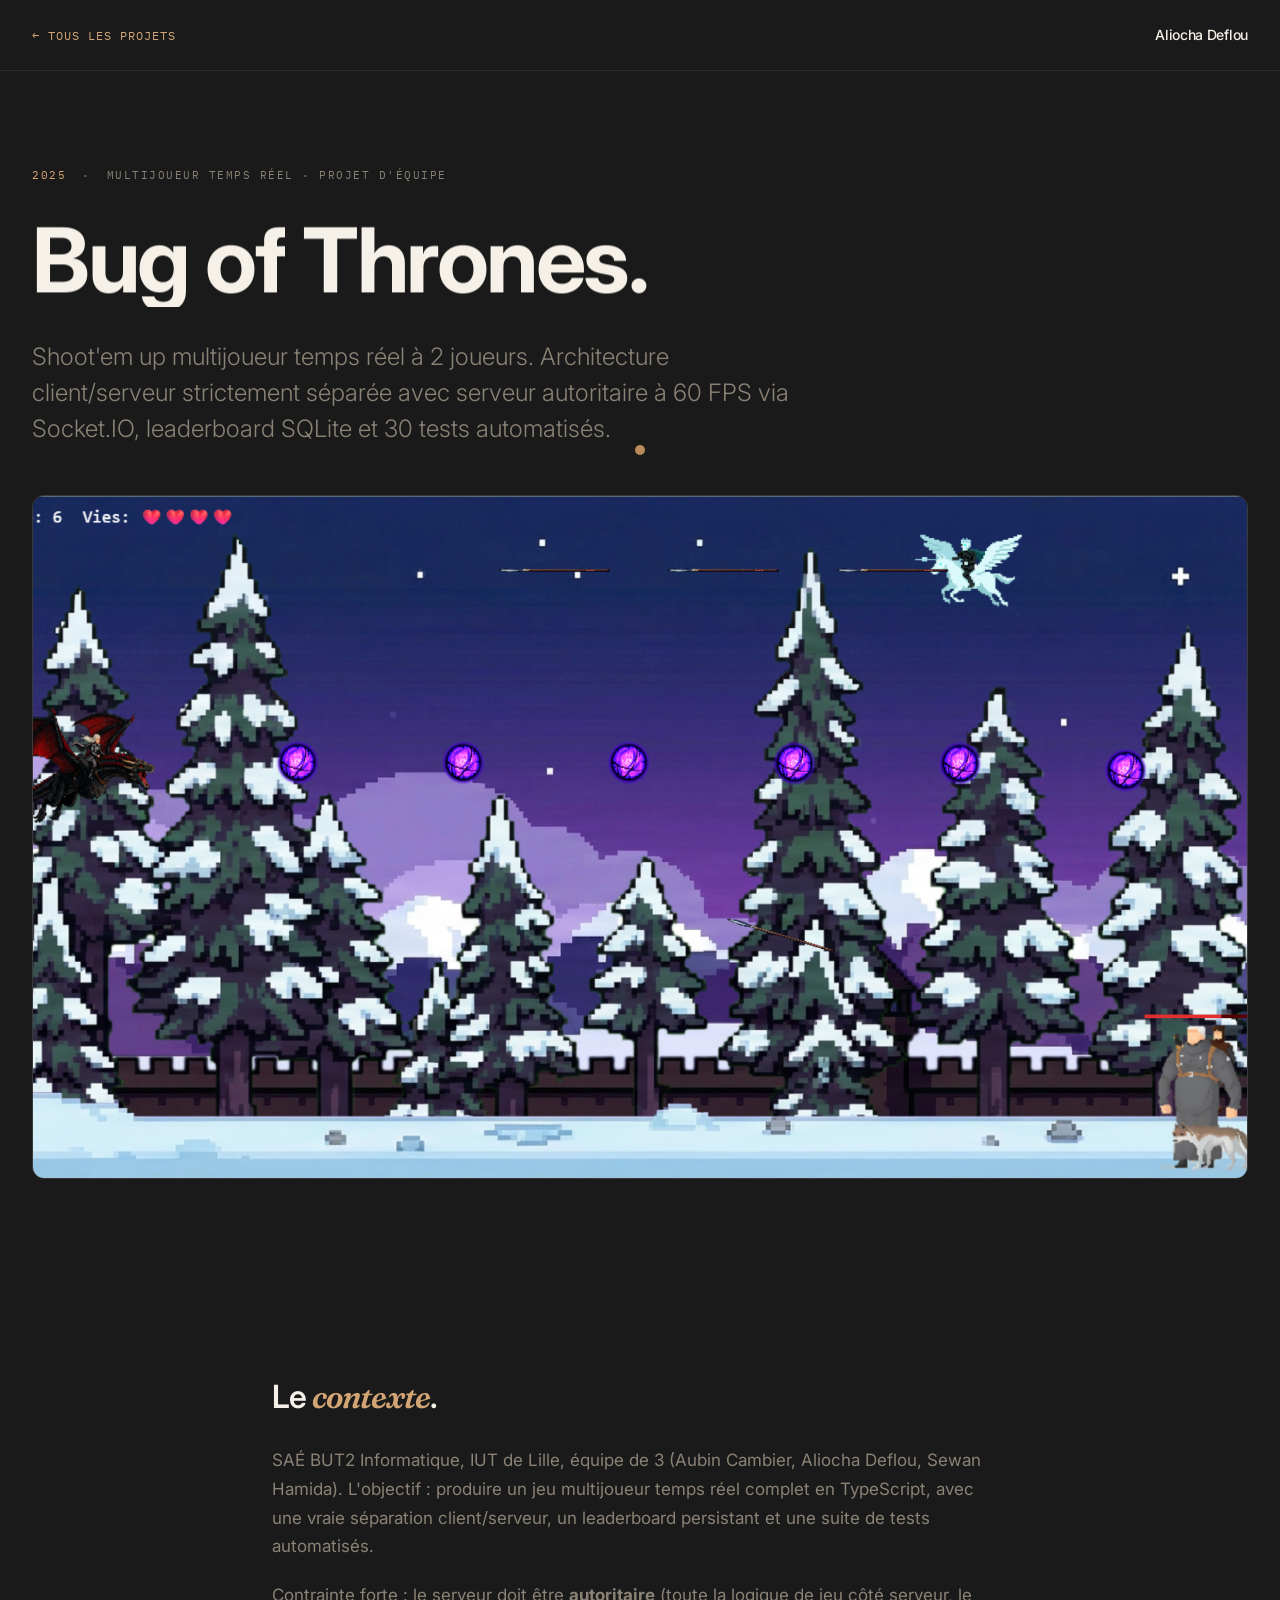
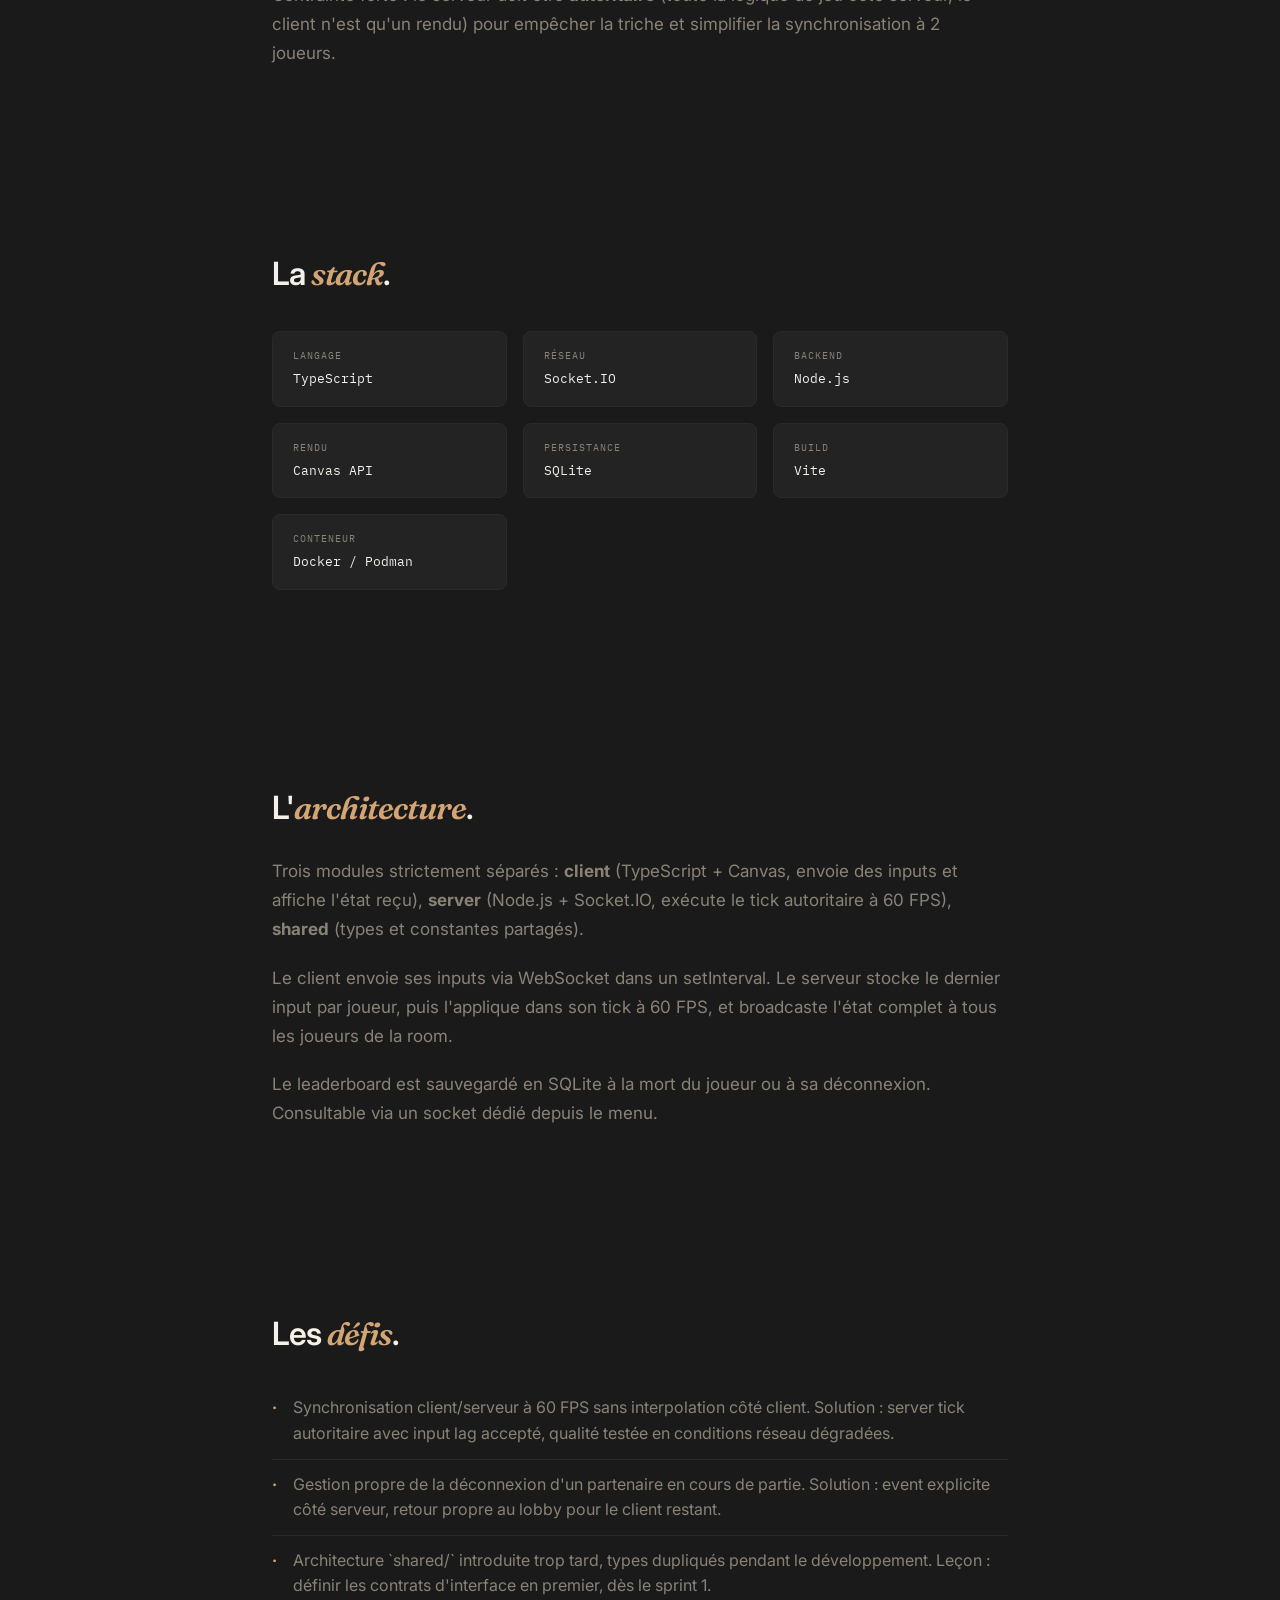
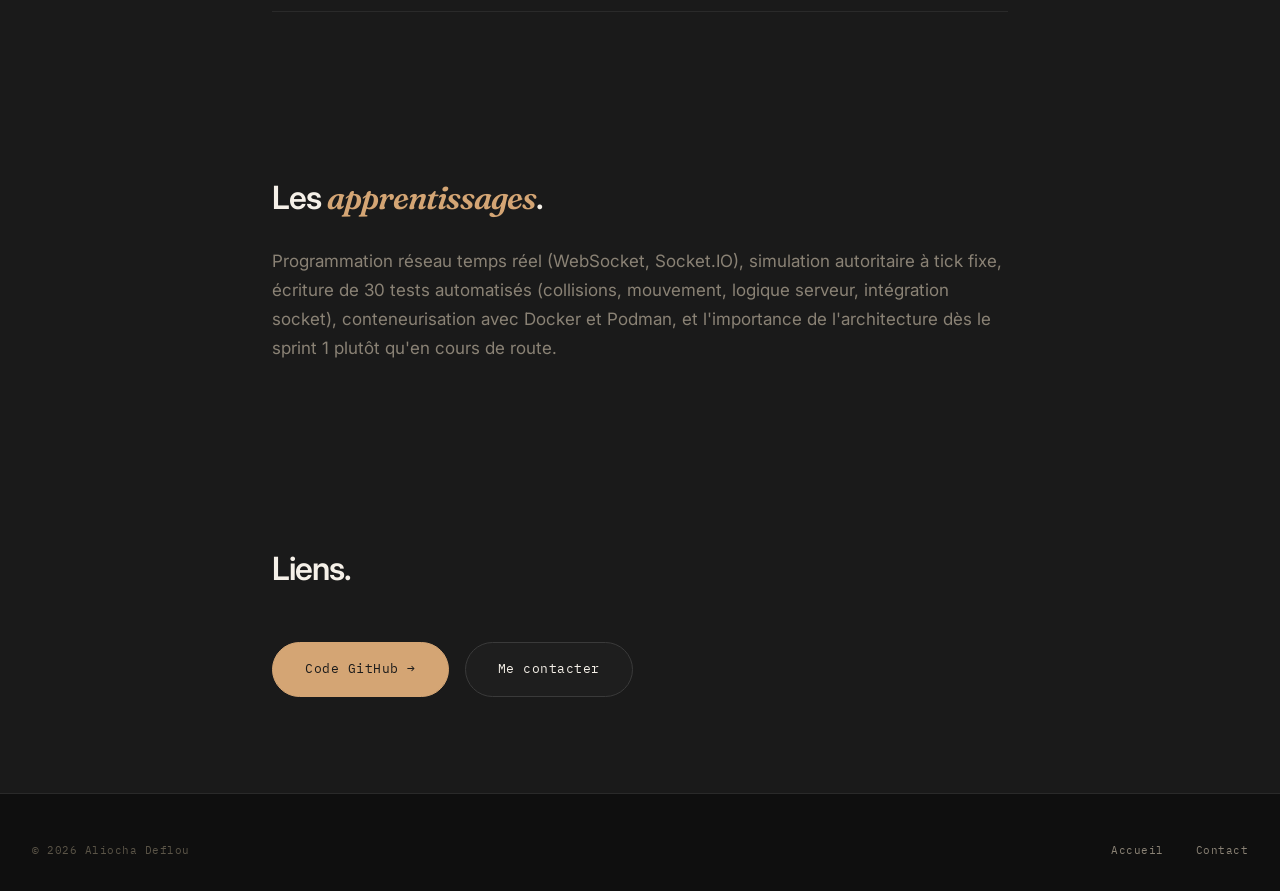
<file: projets/bug-of-thrones.html>
<!DOCTYPE html>
<html lang="fr">
<head>
    <meta charset="UTF-8">
    <meta name="viewport" content="width=device-width, initial-scale=1.0">
    <title>Bug of Thrones — Étude de cas | Aliocha Deflou</title>
    <meta name="description" content="Shoot'em up multijoueur temps réel TypeScript/Socket.IO. Serveur autoritaire 60 FPS, leaderboard SQLite, 30 tests automatisés. Projet d'équipe SAÉ BUT2.">
    <meta name="theme-color" content="#1a1a1a">
    <link rel="canonical" href="https://aliodefl.github.io/aliocha-deflou-v2/projets/bug-of-thrones.html">
    <link rel="icon" type="image/png" href="../assets/icons/favicon.png">

    <meta property="og:type" content="article">
    <meta property="og:title" content="Bug of Thrones — Étude de cas | Aliocha Deflou">
    <meta property="og:description" content="Shoot'em up multijoueur temps réel TypeScript/Socket.IO. Serveur autoritaire 60 FPS, leaderboard SQLite, 30 tests automatisés. Projet d'équipe SAÉ BUT2.">
    <meta property="og:image" content="https://aliodefl.github.io/aliocha-deflou-v2/assets/icons/og-image.png">
    <meta property="og:locale" content="fr_FR">

    <link rel="preconnect" href="https://fonts.googleapis.com">
    <link rel="preconnect" href="https://fonts.gstatic.com" crossorigin>
    <link href="https://fonts.googleapis.com/css2?family=Inter:wght@300;400;500;600;700;800&family=Fraunces:ital,wght@0,300;0,400;1,300;1,400&family=IBM+Plex+Mono:wght@400;500&display=swap" rel="stylesheet">

    <link rel="stylesheet" href="../styles/main.css">
</head>
<body>
    <a href="#main" class="skip-link">Aller au contenu principal</a>
    <nav class="pd-nav" role="navigation">
        <a href="../index.html#projets" class="pd-nav-back">← Tous les projets</a>
        <a href="../index.html" class="nav-logo">Aliocha Deflou</a>
    </nav>

    <main id="main">
        <article>
            <header class="pd-hero">
                <div class="pd-meta">
                    <span class="accent">2025</span>
                    <span>·</span>
                    <span>Multijoueur Temps Réel · Projet d'équipe</span>
                </div>
                <h1 class="pd-title">Bug of Thrones.</h1>
                <p class="pd-tagline">Shoot'em up multijoueur temps réel à 2 joueurs. Architecture client/serveur strictement séparée avec serveur autoritaire à 60 FPS via Socket.IO, leaderboard SQLite et 30 tests automatisés.</p>
                <div class="pd-image">
                    <img src="../assets/img/bug-of-thrones-gameplay.png" alt="Capture d'écran du gameplay de Bug of Thrones" loading="eager">
                </div>
            </header>

            <section class="pd-section">
                <h2>Le <em>contexte</em>.</h2>
                <p>SAÉ BUT2 Informatique, IUT de Lille, équipe de 3 (Aubin Cambier, Aliocha Deflou, Sewan Hamida). L'objectif : produire un jeu multijoueur temps réel complet en TypeScript, avec une vraie séparation client/serveur, un leaderboard persistant et une suite de tests automatisés.</p>
                <p>Contrainte forte : le serveur doit être <strong>autoritaire</strong> (toute la logique de jeu côté serveur, le client n'est qu'un rendu) pour empêcher la triche et simplifier la synchronisation à 2 joueurs.</p>
            </section>

            <section class="pd-section">
                <h2>La <em>stack</em>.</h2>
                <div class="pd-stack-grid">
                    <div class="pd-stack-item"><span class="lab">Langage</span>TypeScript</div>
                    <div class="pd-stack-item"><span class="lab">Réseau</span>Socket.IO</div>
                    <div class="pd-stack-item"><span class="lab">Backend</span>Node.js</div>
                    <div class="pd-stack-item"><span class="lab">Rendu</span>Canvas API</div>
                    <div class="pd-stack-item"><span class="lab">Persistance</span>SQLite</div>
                    <div class="pd-stack-item"><span class="lab">Build</span>Vite</div>
                    <div class="pd-stack-item"><span class="lab">Conteneur</span>Docker / Podman</div>
                </div>
            </section>

            <section class="pd-section">
                <h2>L'<em>architecture</em>.</h2>
                <p>Trois modules strictement séparés : <strong>client</strong> (TypeScript + Canvas, envoie des inputs et affiche l'état reçu), <strong>server</strong> (Node.js + Socket.IO, exécute le tick autoritaire à 60 FPS), <strong>shared</strong> (types et constantes partagés).</p>
                <p>Le client envoie ses inputs via WebSocket dans un setInterval. Le serveur stocke le dernier input par joueur, puis l'applique dans son tick à 60 FPS, et broadcaste l'état complet à tous les joueurs de la room.</p>
                <p>Le leaderboard est sauvegardé en SQLite à la mort du joueur ou à sa déconnexion. Consultable via un socket dédié depuis le menu.</p>
            </section>

            <section class="pd-section">
                <h2>Les <em>défis</em>.</h2>
                <ul>
                    <li>Synchronisation client/serveur à 60 FPS sans interpolation côté client. Solution : server tick autoritaire avec input lag accepté, qualité testée en conditions réseau dégradées.</li>
                    <li>Gestion propre de la déconnexion d'un partenaire en cours de partie. Solution : event explicite côté serveur, retour propre au lobby pour le client restant.</li>
                    <li>Architecture `shared/` introduite trop tard, types dupliqués pendant le développement. Leçon : définir les contrats d'interface en premier, dès le sprint 1.</li>
                </ul>
            </section>

            <section class="pd-section">
                <h2>Les <em>apprentissages</em>.</h2>
                <p>Programmation réseau temps réel (WebSocket, Socket.IO), simulation autoritaire à tick fixe, écriture de 30 tests automatisés (collisions, mouvement, logique serveur, intégration socket), conteneurisation avec Docker et Podman, et l'importance de l'architecture dès le sprint 1 plutôt qu'en cours de route.</p>
            </section>

            <section class="pd-section">
                <h2>Liens.</h2>
                <div class="pd-cta">
                    <a href="https://github.com/AlioDefl/bug-of-thrones" target="_blank" rel="noopener" class="contact-btn primary">Code GitHub →</a>
                    <a href="../index.html#contact" class="contact-btn">Me contacter</a>
                </div>
            </section>
        </article>
    </main>

    <footer class="footer" role="contentinfo">
        <div class="footer-inner">
            <span>© 2026 Aliocha Deflou</span>
            <div class="footer-links">
                <a href="../index.html">Accueil</a>
                <a href="../index.html#contact">Contact</a>
            </div>
        </div>
    </footer>

    <script src="../scripts/main.js"></script>
</body>
</html>
</file>
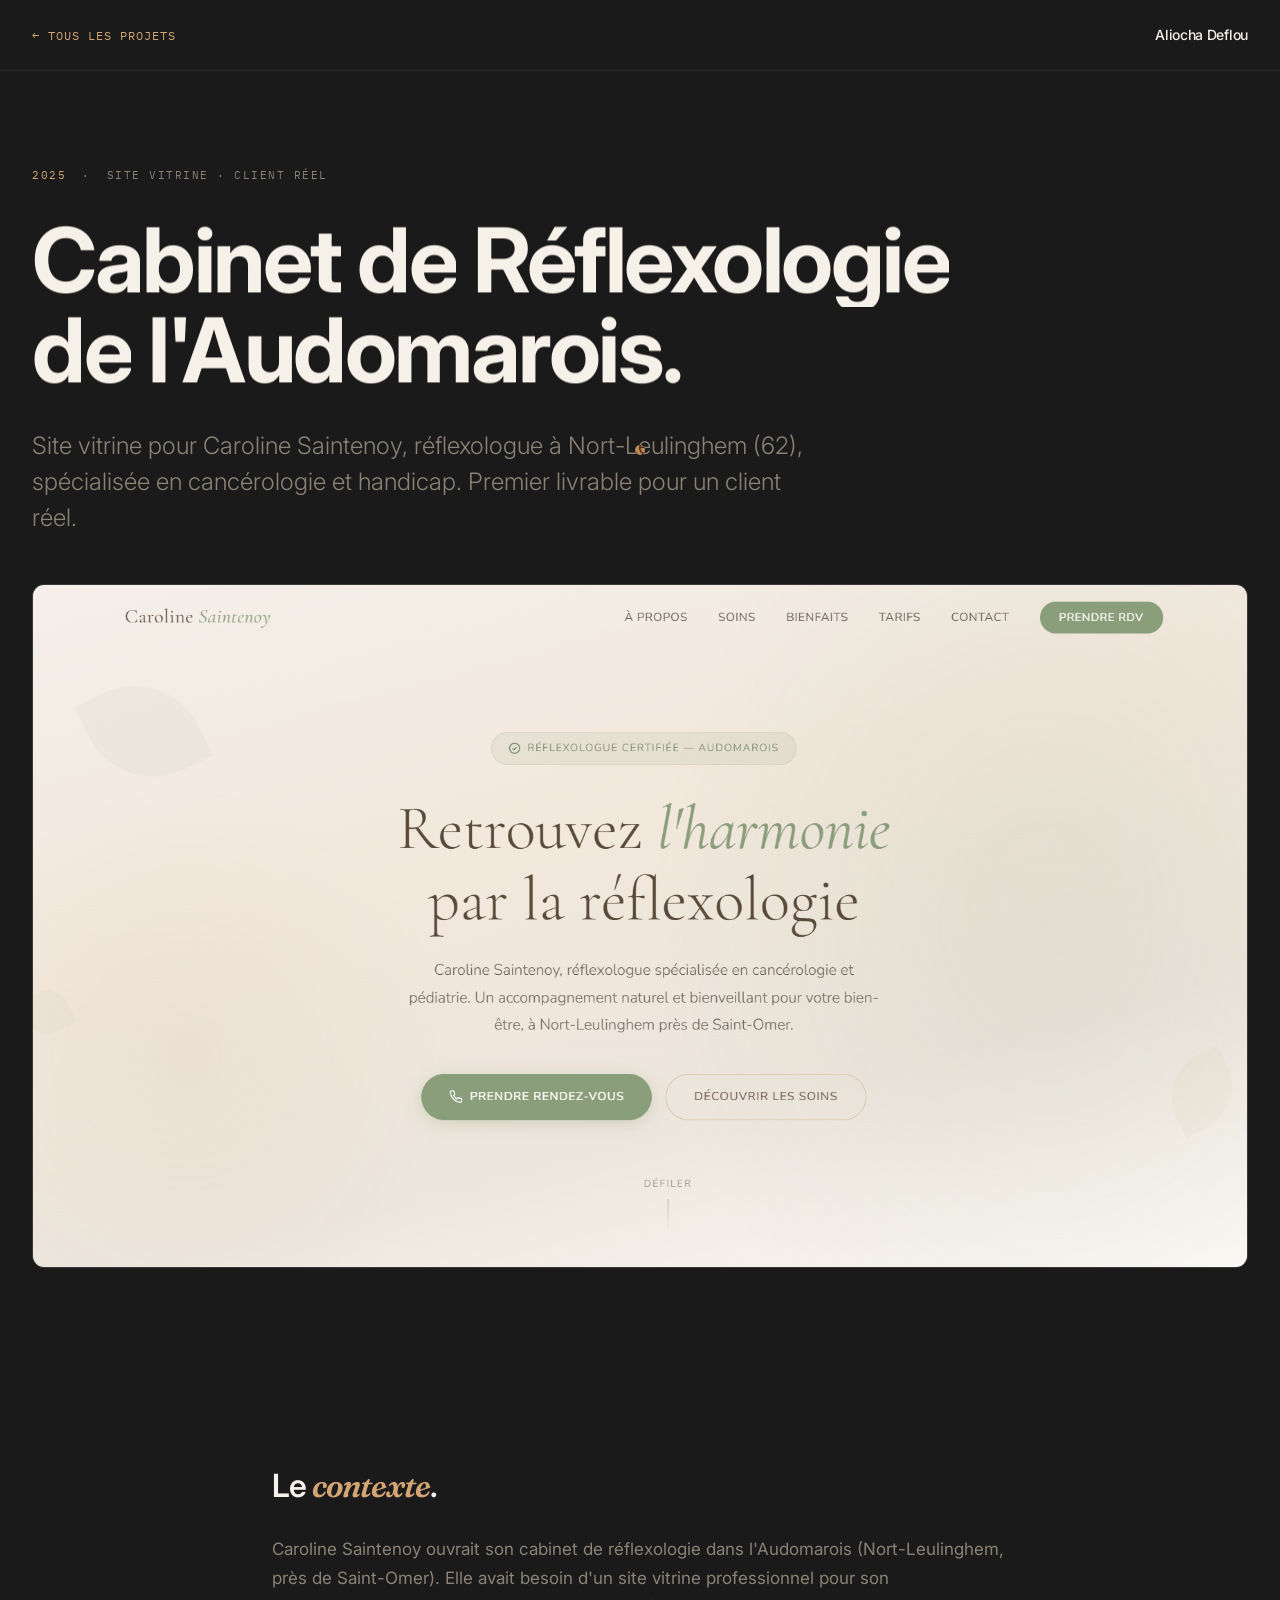
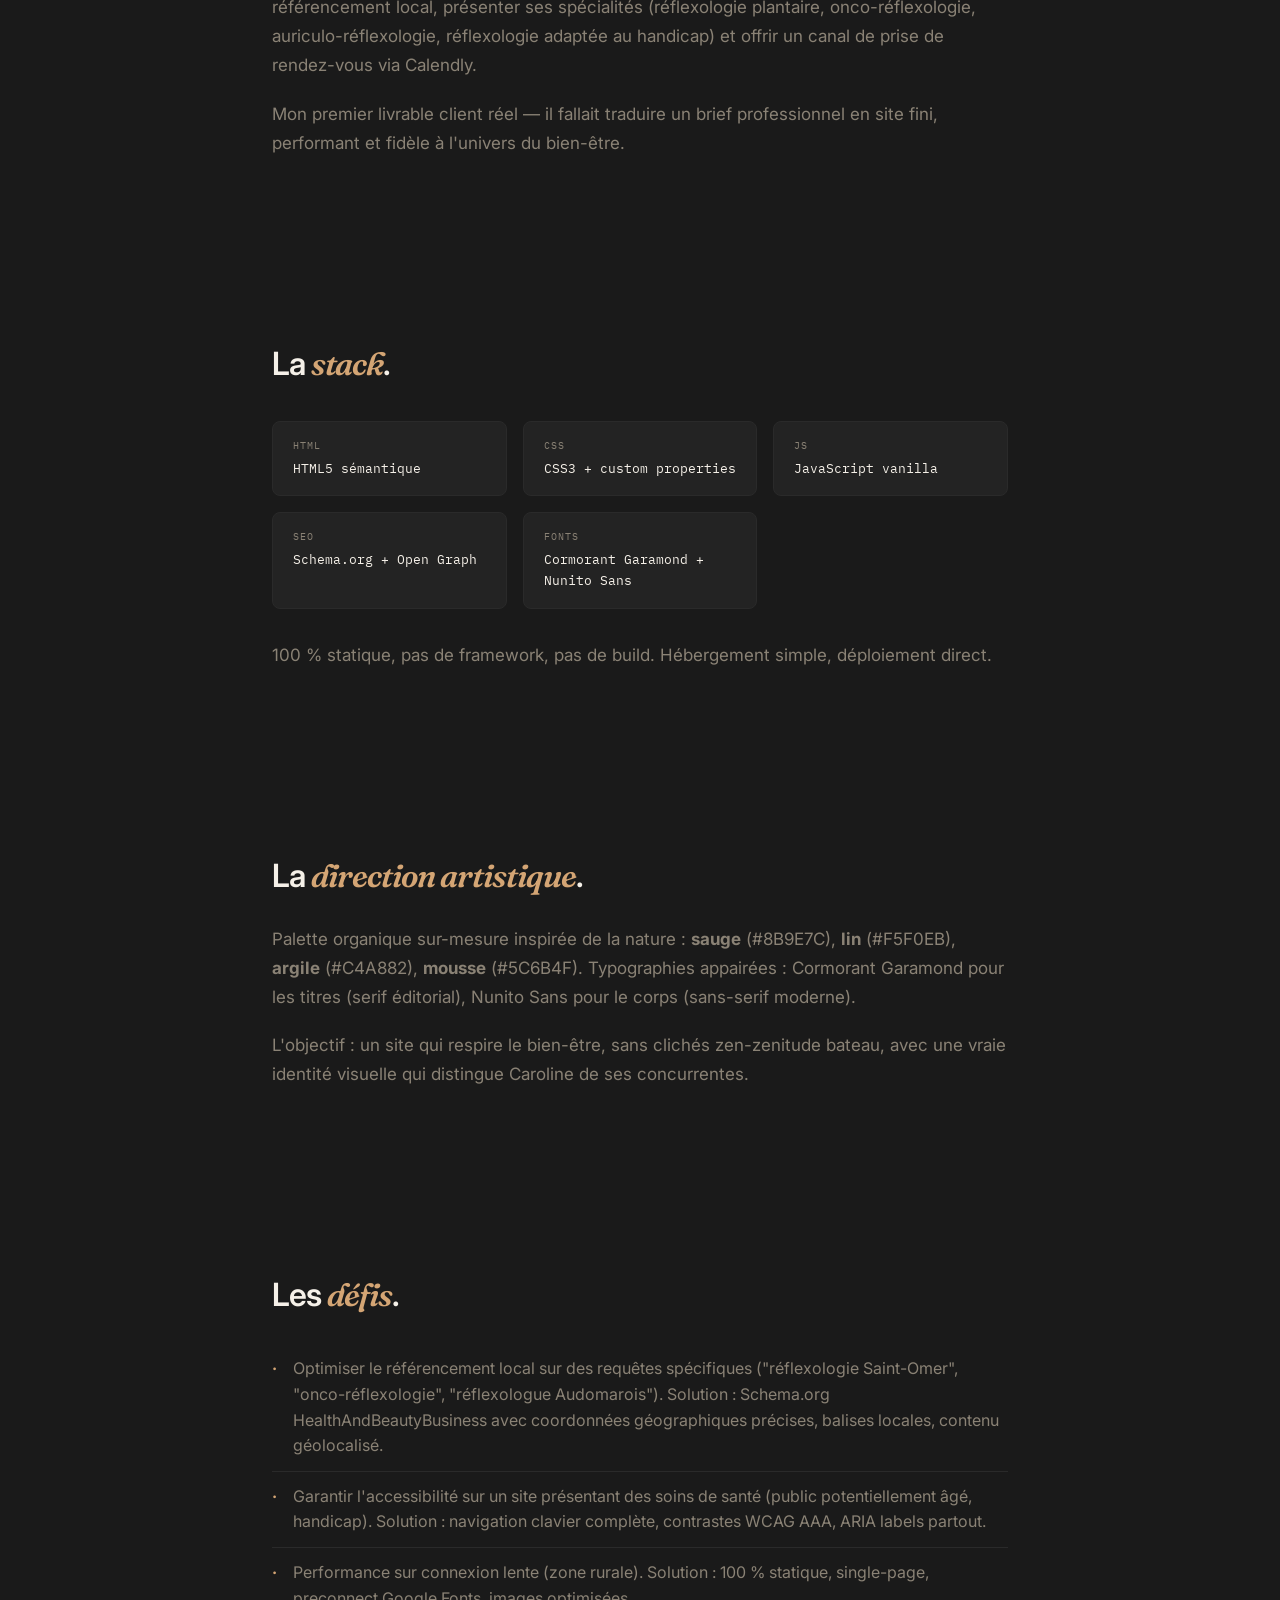
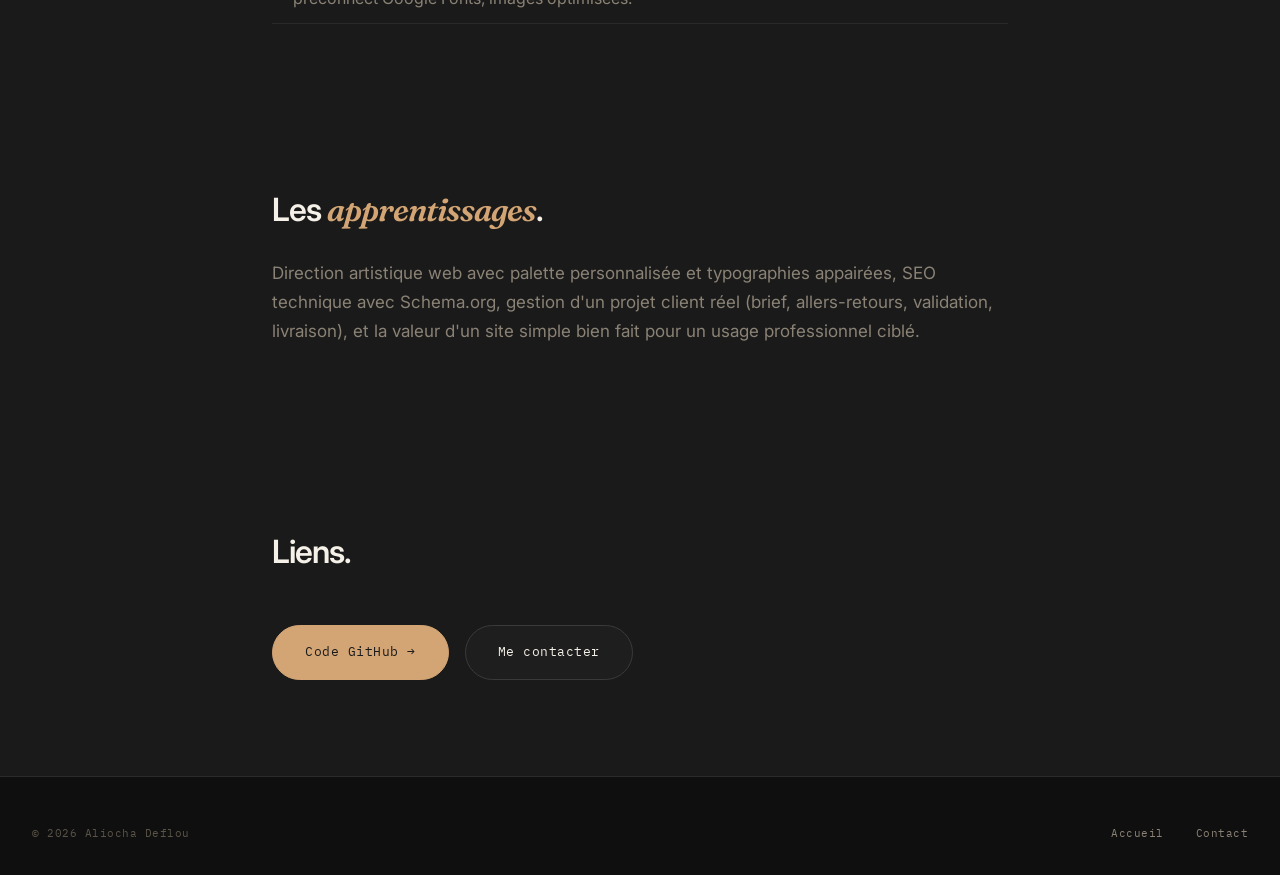
<file: projets/cabinet-reflexologie.html>
<!DOCTYPE html>
<html lang="fr">
<head>
    <meta charset="UTF-8">
    <meta name="viewport" content="width=device-width, initial-scale=1.0">
    <title>Cabinet de Réflexologie — Étude de cas | Aliocha Deflou</title>
    <meta name="description" content="Site vitrine pour Caroline Saintenoy, réflexologue. Direction artistique organique, SEO local, données structurées Schema.org. Premier livrable client.">
    <meta name="theme-color" content="#1a1a1a">
    <link rel="canonical" href="https://aliodefl.github.io/aliocha-deflou-v2/projets/cabinet-reflexologie.html">
    <link rel="icon" type="image/png" href="../assets/icons/favicon.png">

    <meta property="og:type" content="article">
    <meta property="og:title" content="Cabinet de Réflexologie — Étude de cas | Aliocha Deflou">
    <meta property="og:description" content="Site vitrine pour Caroline Saintenoy, réflexologue. Direction artistique organique, SEO local, données structurées Schema.org. Premier livrable client.">
    <meta property="og:image" content="https://aliodefl.github.io/aliocha-deflou-v2/assets/icons/og-image.png">
    <meta property="og:locale" content="fr_FR">

    <link rel="preconnect" href="https://fonts.googleapis.com">
    <link rel="preconnect" href="https://fonts.gstatic.com" crossorigin>
    <link href="https://fonts.googleapis.com/css2?family=Inter:wght@300;400;500;600;700;800&family=Fraunces:ital,wght@0,300;0,400;1,300;1,400&family=IBM+Plex+Mono:wght@400;500&display=swap" rel="stylesheet">

    <link rel="stylesheet" href="../styles/main.css">
</head>
<body>
    <a href="#main" class="skip-link">Aller au contenu principal</a>
    <nav class="pd-nav" role="navigation">
        <a href="../index.html#projets" class="pd-nav-back">← Tous les projets</a>
        <a href="../index.html" class="nav-logo">Aliocha Deflou</a>
    </nav>

    <main id="main">
        <article>
            <header class="pd-hero">
                <div class="pd-meta">
                    <span class="accent">2025</span>
                    <span>·</span>
                    <span>Site vitrine · Client réel</span>
                </div>
                <h1 class="pd-title">Cabinet de Réflexologie<br>de l'Audomarois.</h1>
                <p class="pd-tagline">Site vitrine pour Caroline Saintenoy, réflexologue à Nort-Leulinghem (62), spécialisée en cancérologie et handicap. Premier livrable pour un client réel.</p>
                <div class="pd-image">
                    <img src="../assets/img/reflexologie-hero.png" alt="Site du Cabinet de Réflexologie de l'Audomarois" loading="eager">
                </div>
            </header>

            <section class="pd-section">
                <h2>Le <em>contexte</em>.</h2>
                <p>Caroline Saintenoy ouvrait son cabinet de réflexologie dans l'Audomarois (Nort-Leulinghem, près de Saint-Omer). Elle avait besoin d'un site vitrine professionnel pour son référencement local, présenter ses spécialités (réflexologie plantaire, onco-réflexologie, auriculo-réflexologie, réflexologie adaptée au handicap) et offrir un canal de prise de rendez-vous via Calendly.</p>
                <p>Mon premier livrable client réel — il fallait traduire un brief professionnel en site fini, performant et fidèle à l'univers du bien-être.</p>
            </section>

            <section class="pd-section">
                <h2>La <em>stack</em>.</h2>
                <div class="pd-stack-grid">
                    <div class="pd-stack-item"><span class="lab">HTML</span>HTML5 sémantique</div>
                    <div class="pd-stack-item"><span class="lab">CSS</span>CSS3 + custom properties</div>
                    <div class="pd-stack-item"><span class="lab">JS</span>JavaScript vanilla</div>
                    <div class="pd-stack-item"><span class="lab">SEO</span>Schema.org + Open Graph</div>
                    <div class="pd-stack-item"><span class="lab">Fonts</span>Cormorant Garamond + Nunito Sans</div>
                </div>
                <p>100 % statique, pas de framework, pas de build. Hébergement simple, déploiement direct.</p>
            </section>

            <section class="pd-section">
                <h2>La <em>direction artistique</em>.</h2>
                <p>Palette organique sur-mesure inspirée de la nature : <strong>sauge</strong> (#8B9E7C), <strong>lin</strong> (#F5F0EB), <strong>argile</strong> (#C4A882), <strong>mousse</strong> (#5C6B4F). Typographies appairées : Cormorant Garamond pour les titres (serif éditorial), Nunito Sans pour le corps (sans-serif moderne).</p>
                <p>L'objectif : un site qui respire le bien-être, sans clichés zen-zenitude bateau, avec une vraie identité visuelle qui distingue Caroline de ses concurrentes.</p>
            </section>

            <section class="pd-section">
                <h2>Les <em>défis</em>.</h2>
                <ul>
                    <li>Optimiser le référencement local sur des requêtes spécifiques ("réflexologie Saint-Omer", "onco-réflexologie", "réflexologue Audomarois"). Solution : Schema.org HealthAndBeautyBusiness avec coordonnées géographiques précises, balises locales, contenu géolocalisé.</li>
                    <li>Garantir l'accessibilité sur un site présentant des soins de santé (public potentiellement âgé, handicap). Solution : navigation clavier complète, contrastes WCAG AAA, ARIA labels partout.</li>
                    <li>Performance sur connexion lente (zone rurale). Solution : 100 % statique, single-page, preconnect Google Fonts, images optimisées.</li>
                </ul>
            </section>

            <section class="pd-section">
                <h2>Les <em>apprentissages</em>.</h2>
                <p>Direction artistique web avec palette personnalisée et typographies appairées, SEO technique avec Schema.org, gestion d'un projet client réel (brief, allers-retours, validation, livraison), et la valeur d'un site simple bien fait pour un usage professionnel ciblé.</p>
            </section>

            <section class="pd-section">
                <h2>Liens.</h2>
                <div class="pd-cta">
                    <a href="https://github.com/AlioDefl/site-reflexologie-audomarois" target="_blank" rel="noopener" class="contact-btn primary">Code GitHub →</a>
                    <a href="../index.html#contact" class="contact-btn">Me contacter</a>
                </div>
            </section>
        </article>
    </main>

    <footer class="footer" role="contentinfo">
        <div class="footer-inner">
            <span>© 2026 Aliocha Deflou</span>
            <div class="footer-links">
                <a href="../index.html">Accueil</a>
                <a href="../index.html#contact">Contact</a>
            </div>
        </div>
    </footer>

    <script src="../scripts/main.js"></script>
</body>
</html>
</file>
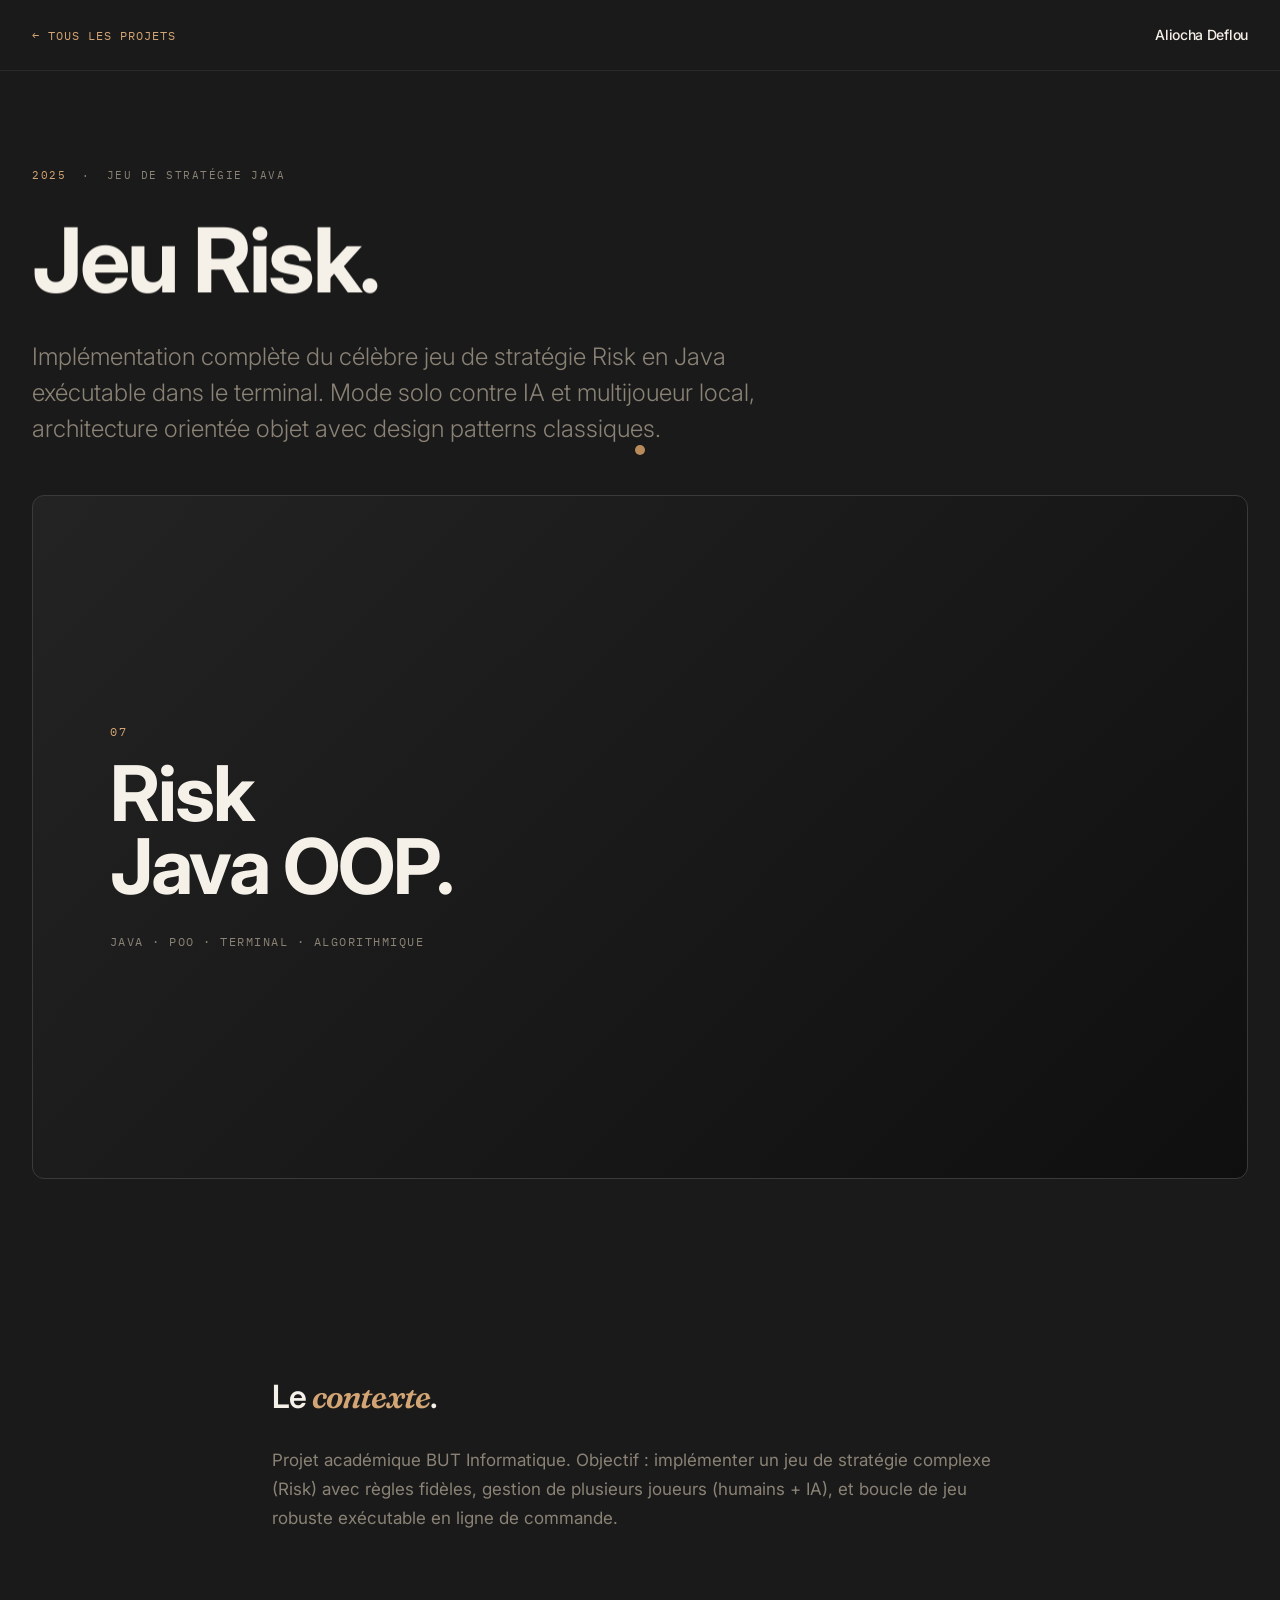
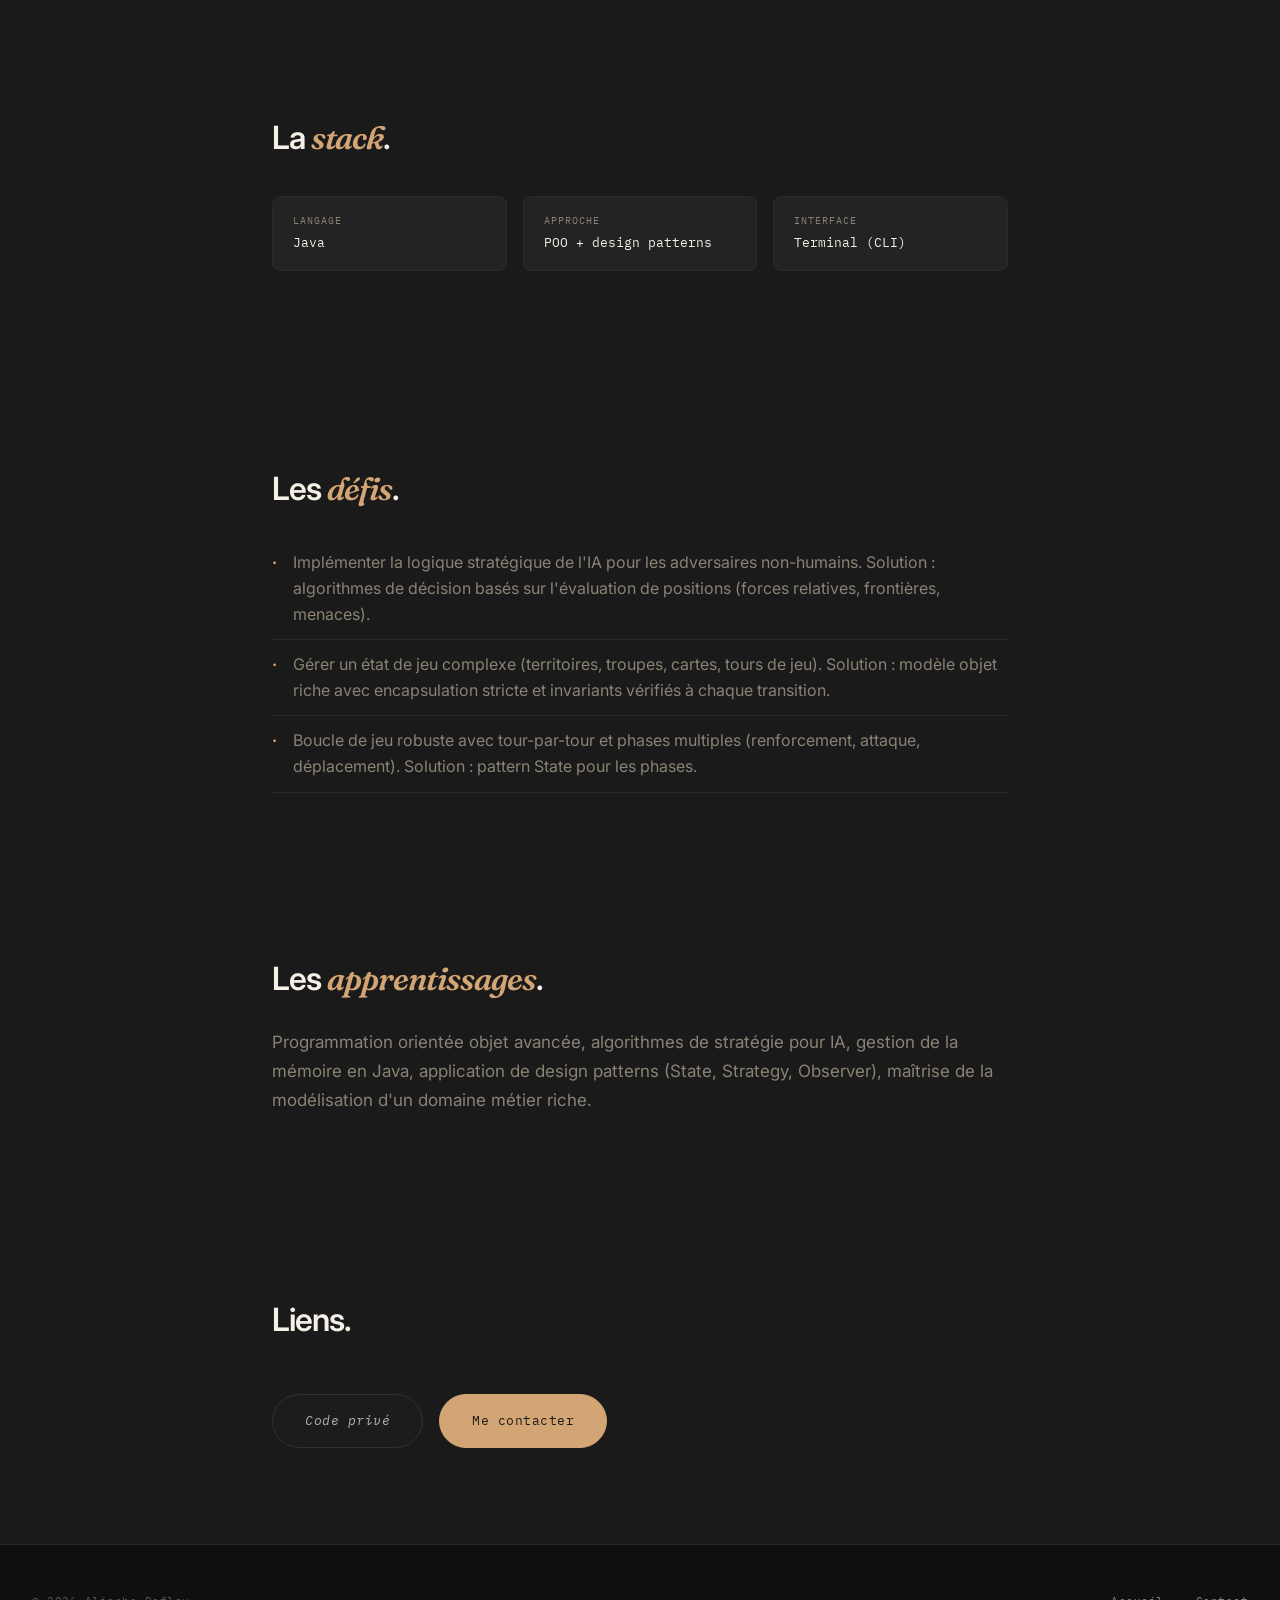
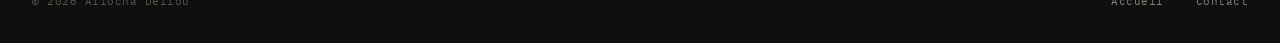
<file: projets/jeu-risk.html>
<!DOCTYPE html>
<html lang="fr">
<head>
    <meta charset="UTF-8">
    <meta name="viewport" content="width=device-width, initial-scale=1.0">
    <title>Jeu Risk — Étude de cas | Aliocha Deflou</title>
    <meta name="description" content="Implémentation Java du jeu de stratégie Risk en terminal. Mode solo contre IA et multijoueur local. POO, design patterns, algorithmique.">
    <meta name="theme-color" content="#1a1a1a">
    <link rel="canonical" href="https://aliodefl.github.io/aliocha-deflou-v2/projets/jeu-risk.html">
    <link rel="icon" type="image/png" href="../assets/icons/favicon.png">
    <meta property="og:type" content="article">
    <meta property="og:title" content="Jeu Risk — Étude de cas | Aliocha Deflou">
    <meta property="og:description" content="Jeu de stratégie Risk en Java terminal — POO, IA, design patterns.">
    <meta property="og:image" content="https://aliodefl.github.io/aliocha-deflou-v2/assets/icons/og-image.png">
    <meta property="og:locale" content="fr_FR">

    <link rel="preconnect" href="https://fonts.googleapis.com">
    <link rel="preconnect" href="https://fonts.gstatic.com" crossorigin>
    <link href="https://fonts.googleapis.com/css2?family=Inter:wght@300;400;500;600;700;800&family=Fraunces:ital,wght@0,300;0,400;1,300;1,400&family=IBM+Plex+Mono:wght@400;500&display=swap" rel="stylesheet">
    <link rel="stylesheet" href="../styles/main.css">
</head>
<body>
    <a href="#main" class="skip-link">Aller au contenu principal</a>
    <nav class="pd-nav" role="navigation">
        <a href="../index.html#projets" class="pd-nav-back">← Tous les projets</a>
        <a href="../index.html" class="nav-logo">Aliocha Deflou</a>
    </nav>

    <main id="main">
        <article>
            <header class="pd-hero">
                <div class="pd-meta"><span class="accent">2025</span><span>·</span><span>Jeu de stratégie Java</span></div>
                <h1 class="pd-title">Jeu Risk.</h1>
                <p class="pd-tagline">Implémentation complète du célèbre jeu de stratégie Risk en Java exécutable dans le terminal. Mode solo contre IA et multijoueur local, architecture orientée objet avec design patterns classiques.</p>
                <div class="pd-image pd-image-text">
                    <div class="pd-image-text-inner">
                        <span class="pd-image-num">07</span>
                        <h2 class="pd-image-title">Risk<br>Java OOP.</h2>
                        <span class="pd-image-stack">Java · POO · Terminal · Algorithmique</span>
                    </div>
                </div>
            </header>

            <section class="pd-section">
                <h2>Le <em>contexte</em>.</h2>
                <p>Projet académique BUT Informatique. Objectif : implémenter un jeu de stratégie complexe (Risk) avec règles fidèles, gestion de plusieurs joueurs (humains + IA), et boucle de jeu robuste exécutable en ligne de commande.</p>
            </section>

            <section class="pd-section">
                <h2>La <em>stack</em>.</h2>
                <div class="pd-stack-grid">
                    <div class="pd-stack-item"><span class="lab">Langage</span>Java</div>
                    <div class="pd-stack-item"><span class="lab">Approche</span>POO + design patterns</div>
                    <div class="pd-stack-item"><span class="lab">Interface</span>Terminal (CLI)</div>
                </div>
            </section>

            <section class="pd-section">
                <h2>Les <em>défis</em>.</h2>
                <ul>
                    <li>Implémenter la logique stratégique de l'IA pour les adversaires non-humains. Solution : algorithmes de décision basés sur l'évaluation de positions (forces relatives, frontières, menaces).</li>
                    <li>Gérer un état de jeu complexe (territoires, troupes, cartes, tours de jeu). Solution : modèle objet riche avec encapsulation stricte et invariants vérifiés à chaque transition.</li>
                    <li>Boucle de jeu robuste avec tour-par-tour et phases multiples (renforcement, attaque, déplacement). Solution : pattern State pour les phases.</li>
                </ul>
            </section>

            <section class="pd-section">
                <h2>Les <em>apprentissages</em>.</h2>
                <p>Programmation orientée objet avancée, algorithmes de stratégie pour IA, gestion de la mémoire en Java, application de design patterns (State, Strategy, Observer), maîtrise de la modélisation d'un domaine métier riche.</p>
            </section>

            <section class="pd-section">
                <h2>Liens.</h2>
                <div class="pd-cta">
                    <span class="contact-btn" style="font-style: italic; opacity: 0.7;">Code privé</span>
                    <a href="../index.html#contact" class="contact-btn primary">Me contacter</a>
                </div>
            </section>
        </article>
    </main>

    <footer class="footer" role="contentinfo">
        <div class="footer-inner">
            <span>© 2026 Aliocha Deflou</span>
            <div class="footer-links">
                <a href="../index.html">Accueil</a>
                <a href="../index.html#contact">Contact</a>
            </div>
        </div>
    </footer>
    <script src="../scripts/main.js"></script>
</body>
</html>
</file>
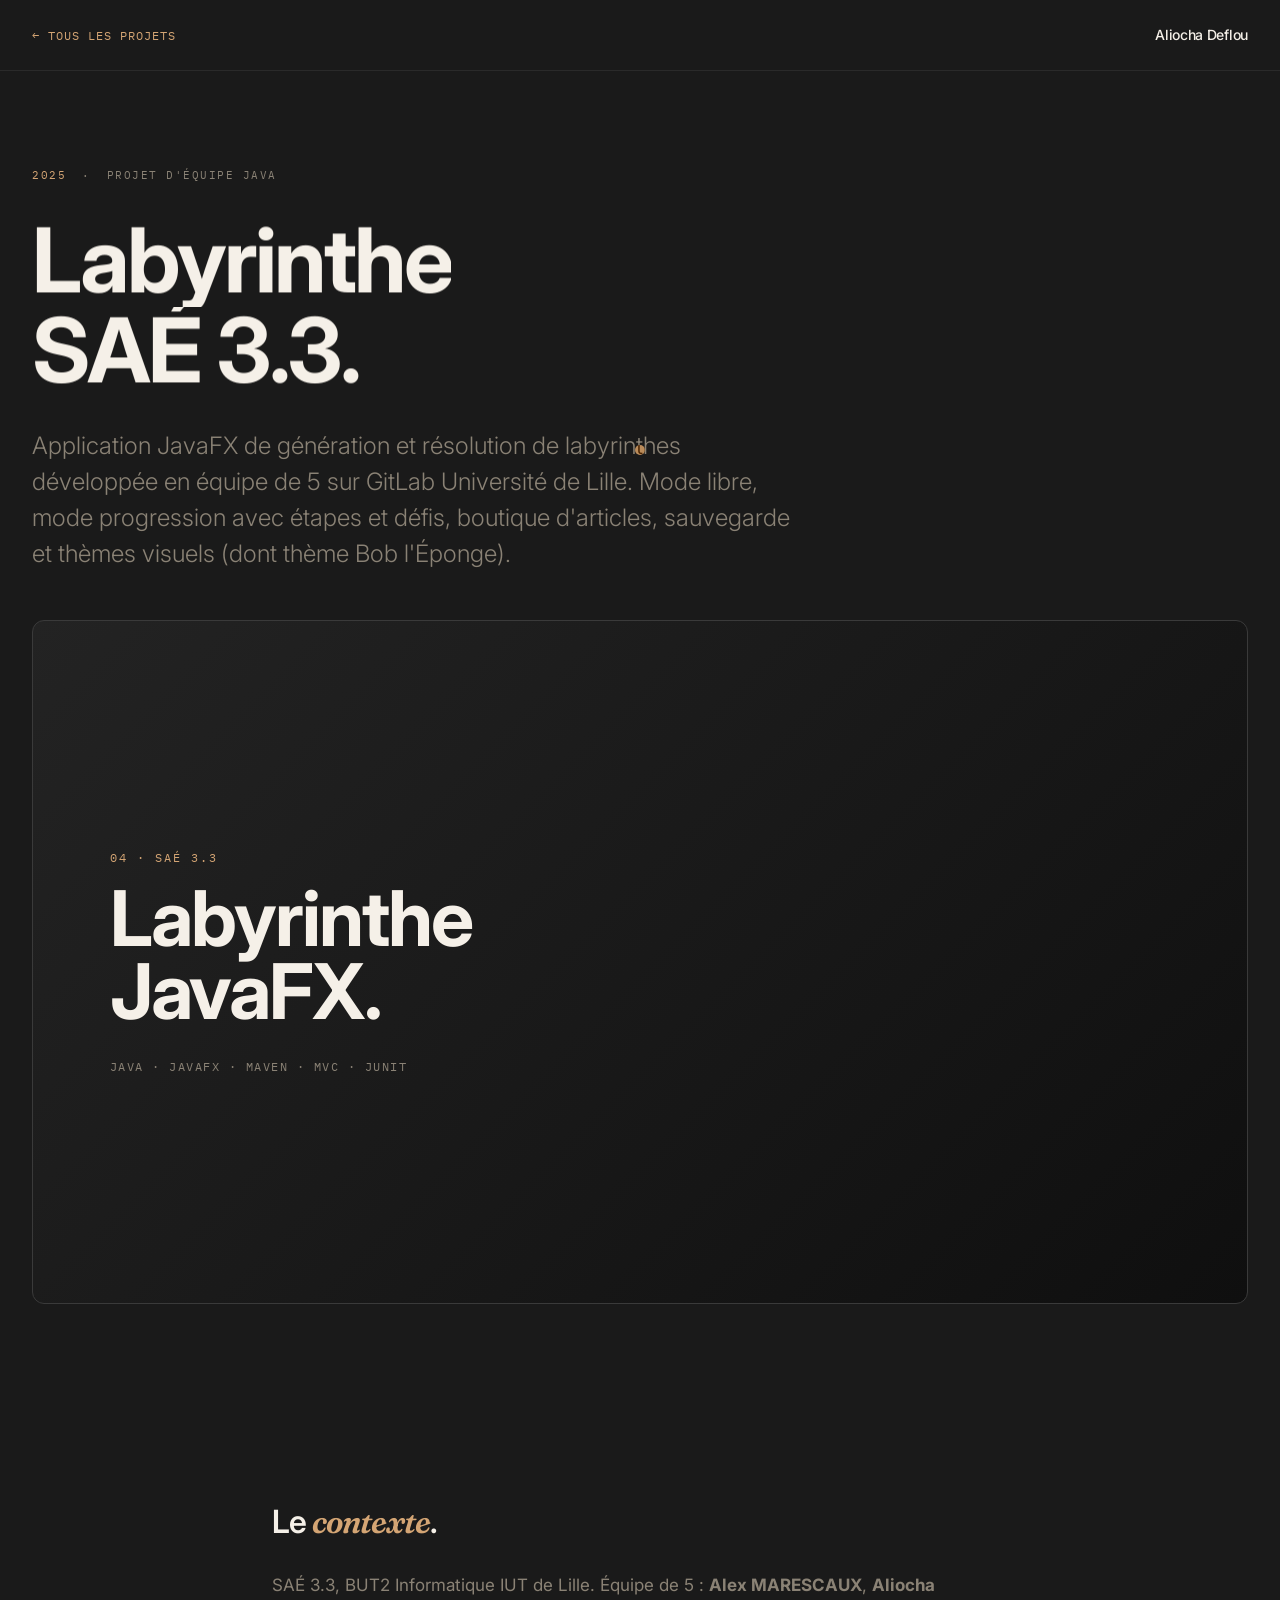
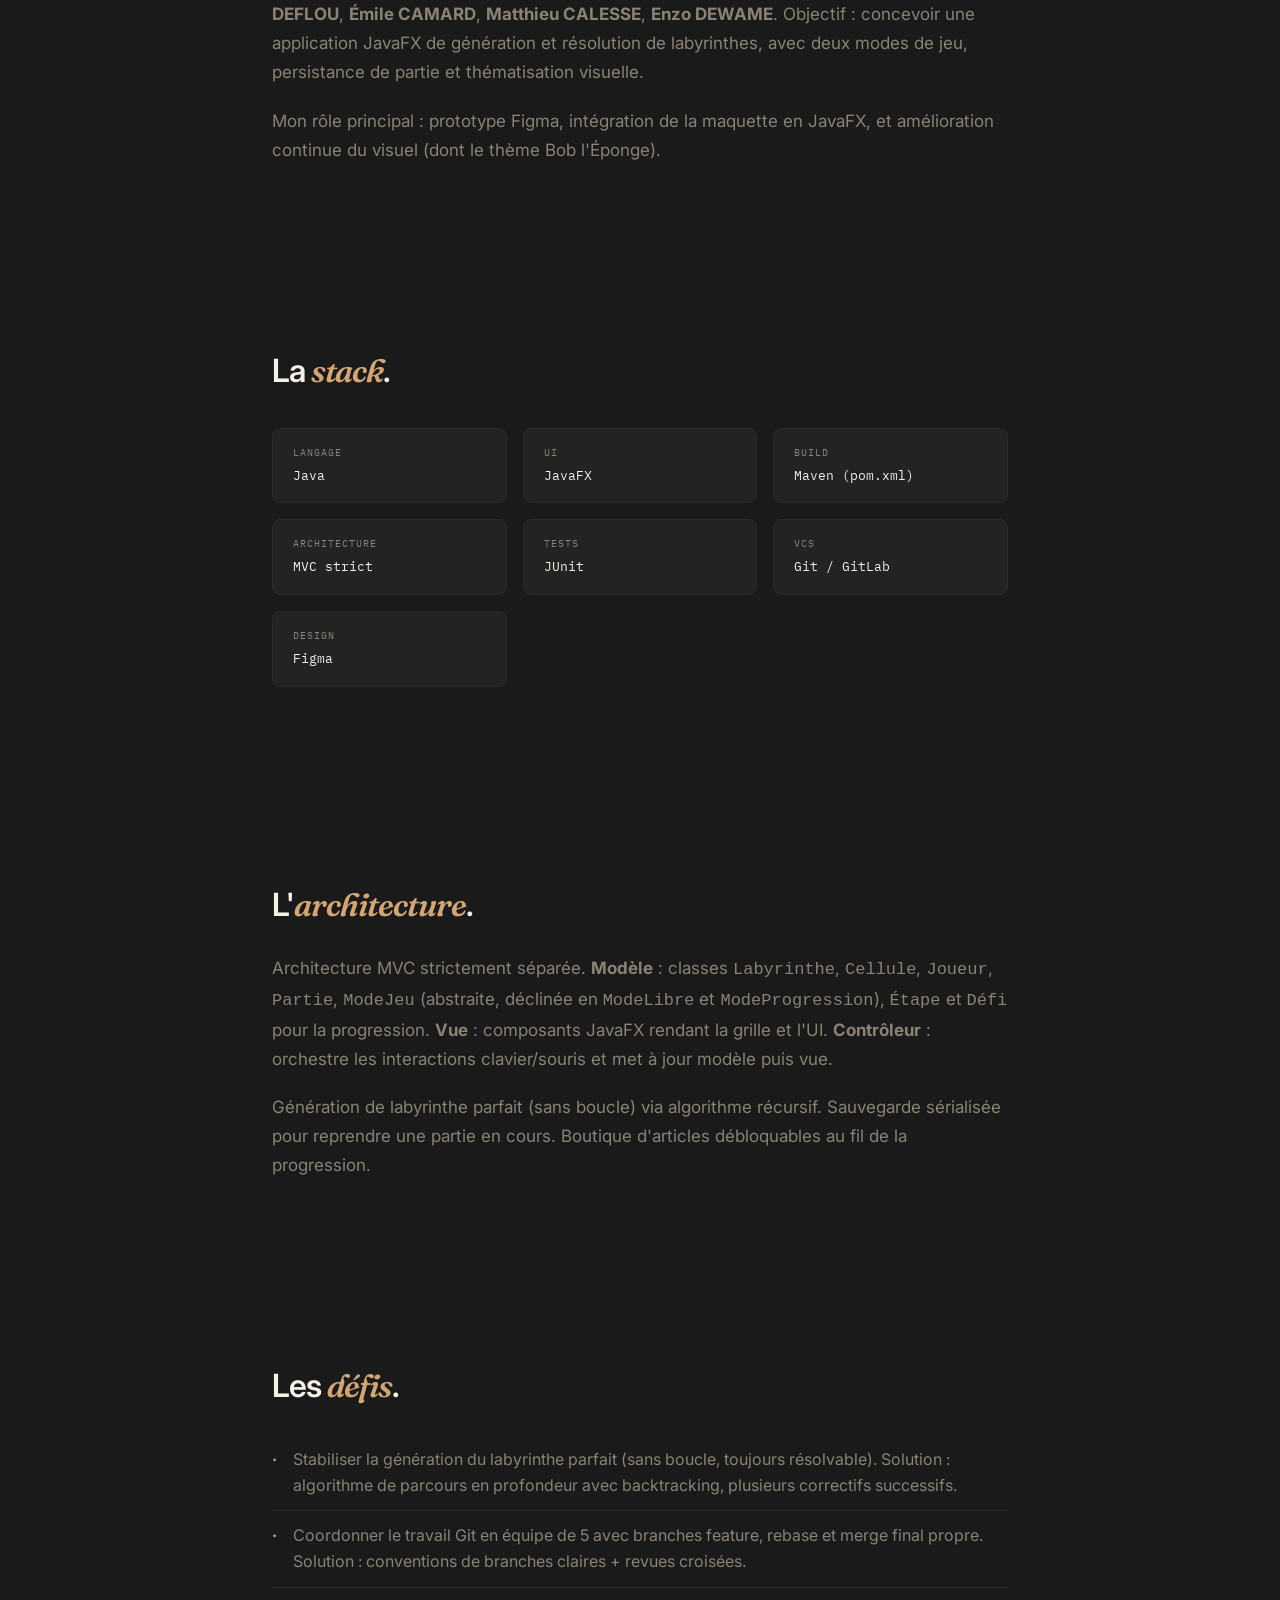
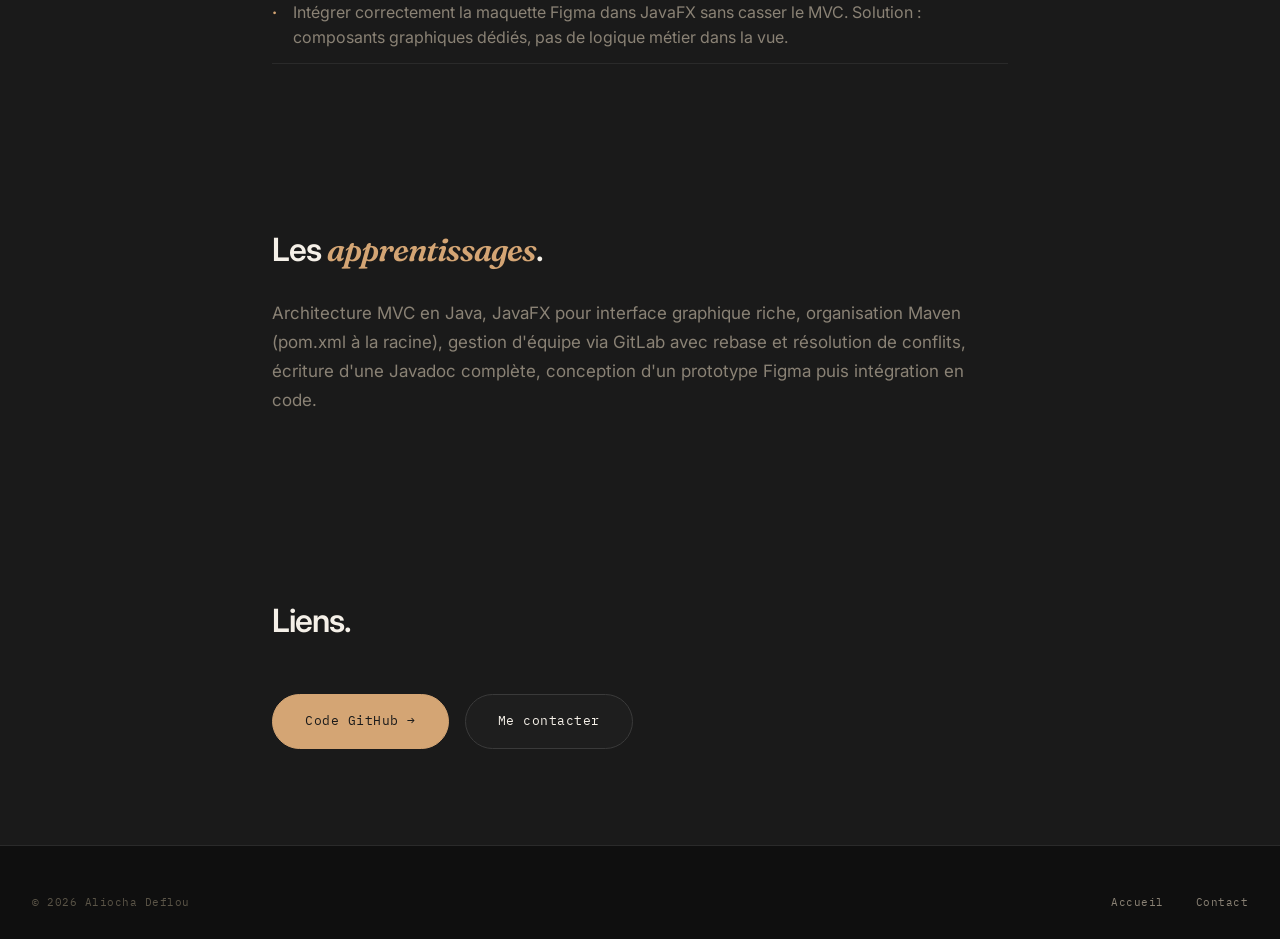
<file: projets/labyrinthe-sae-3-3.html>
<!DOCTYPE html>
<html lang="fr">
<head>
    <meta charset="UTF-8">
    <meta name="viewport" content="width=device-width, initial-scale=1.0">
    <title>Labyrinthe SAÉ 3.3 — Étude de cas | Aliocha Deflou</title>
    <meta name="description" content="Application JavaFX de génération et résolution de labyrinthes en équipe de 5. Mode libre, mode progression, boutique, thèmes. SAÉ BUT2 IUT Lille.">
    <meta name="theme-color" content="#1a1a1a">
    <link rel="canonical" href="https://aliodefl.github.io/aliocha-deflou-v2/projets/labyrinthe-sae-3-3.html">
    <link rel="icon" type="image/png" href="../assets/icons/favicon.png">
    <meta property="og:type" content="article">
    <meta property="og:title" content="Labyrinthe SAÉ 3.3 — Étude de cas | Aliocha Deflou">
    <meta property="og:description" content="Application JavaFX de génération et résolution de labyrinthes — projet d'équipe SAÉ 3.3, BUT2 IUT Lille.">
    <meta property="og:image" content="https://aliodefl.github.io/aliocha-deflou-v2/assets/icons/og-image.png">
    <meta property="og:locale" content="fr_FR">

    <link rel="preconnect" href="https://fonts.googleapis.com">
    <link rel="preconnect" href="https://fonts.gstatic.com" crossorigin>
    <link href="https://fonts.googleapis.com/css2?family=Inter:wght@300;400;500;600;700;800&family=Fraunces:ital,wght@0,300;0,400;1,300;1,400&family=IBM+Plex+Mono:wght@400;500&display=swap" rel="stylesheet">
    <link rel="stylesheet" href="../styles/main.css">
</head>
<body>
    <a href="#main" class="skip-link">Aller au contenu principal</a>
    <nav class="pd-nav" role="navigation">
        <a href="../index.html#projets" class="pd-nav-back">← Tous les projets</a>
        <a href="../index.html" class="nav-logo">Aliocha Deflou</a>
    </nav>

    <main id="main">
        <article>
            <header class="pd-hero">
                <div class="pd-meta"><span class="accent">2025</span><span>·</span><span>Projet d'équipe Java</span></div>
                <h1 class="pd-title">Labyrinthe<br>SAÉ 3.3.</h1>
                <p class="pd-tagline">Application JavaFX de génération et résolution de labyrinthes développée en équipe de 5 sur GitLab Université de Lille. Mode libre, mode progression avec étapes et défis, boutique d'articles, sauvegarde et thèmes visuels (dont thème Bob l'Éponge).</p>
                <div class="pd-image pd-image-text">
                    <div class="pd-image-text-inner">
                        <span class="pd-image-num">04 · SAÉ 3.3</span>
                        <h2 class="pd-image-title">Labyrinthe<br>JavaFX.</h2>
                        <span class="pd-image-stack">Java · JavaFX · Maven · MVC · JUnit</span>
                    </div>
                </div>
            </header>

            <section class="pd-section">
                <h2>Le <em>contexte</em>.</h2>
                <p>SAÉ 3.3, BUT2 Informatique IUT de Lille. Équipe de 5 : <strong>Alex MARESCAUX</strong>, <strong>Aliocha DEFLOU</strong>, <strong>Émile CAMARD</strong>, <strong>Matthieu CALESSE</strong>, <strong>Enzo DEWAME</strong>. Objectif : concevoir une application JavaFX de génération et résolution de labyrinthes, avec deux modes de jeu, persistance de partie et thématisation visuelle.</p>
                <p>Mon rôle principal : prototype Figma, intégration de la maquette en JavaFX, et amélioration continue du visuel (dont le thème Bob l'Éponge).</p>
            </section>

            <section class="pd-section">
                <h2>La <em>stack</em>.</h2>
                <div class="pd-stack-grid">
                    <div class="pd-stack-item"><span class="lab">Langage</span>Java</div>
                    <div class="pd-stack-item"><span class="lab">UI</span>JavaFX</div>
                    <div class="pd-stack-item"><span class="lab">Build</span>Maven (pom.xml)</div>
                    <div class="pd-stack-item"><span class="lab">Architecture</span>MVC strict</div>
                    <div class="pd-stack-item"><span class="lab">Tests</span>JUnit</div>
                    <div class="pd-stack-item"><span class="lab">VCS</span>Git / GitLab</div>
                    <div class="pd-stack-item"><span class="lab">Design</span>Figma</div>
                </div>
            </section>

            <section class="pd-section">
                <h2>L'<em>architecture</em>.</h2>
                <p>Architecture MVC strictement séparée. <strong>Modèle</strong> : classes <code>Labyrinthe</code>, <code>Cellule</code>, <code>Joueur</code>, <code>Partie</code>, <code>ModeJeu</code> (abstraite, déclinée en <code>ModeLibre</code> et <code>ModeProgression</code>), <code>Étape</code> et <code>Défi</code> pour la progression. <strong>Vue</strong> : composants JavaFX rendant la grille et l'UI. <strong>Contrôleur</strong> : orchestre les interactions clavier/souris et met à jour modèle puis vue.</p>
                <p>Génération de labyrinthe parfait (sans boucle) via algorithme récursif. Sauvegarde sérialisée pour reprendre une partie en cours. Boutique d'articles débloquables au fil de la progression.</p>
            </section>

            <section class="pd-section">
                <h2>Les <em>défis</em>.</h2>
                <ul>
                    <li>Stabiliser la génération du labyrinthe parfait (sans boucle, toujours résolvable). Solution : algorithme de parcours en profondeur avec backtracking, plusieurs correctifs successifs.</li>
                    <li>Coordonner le travail Git en équipe de 5 avec branches feature, rebase et merge final propre. Solution : conventions de branches claires + revues croisées.</li>
                    <li>Intégrer correctement la maquette Figma dans JavaFX sans casser le MVC. Solution : composants graphiques dédiés, pas de logique métier dans la vue.</li>
                </ul>
            </section>

            <section class="pd-section">
                <h2>Les <em>apprentissages</em>.</h2>
                <p>Architecture MVC en Java, JavaFX pour interface graphique riche, organisation Maven (pom.xml à la racine), gestion d'équipe via GitLab avec rebase et résolution de conflits, écriture d'une Javadoc complète, conception d'un prototype Figma puis intégration en code.</p>
            </section>

            <section class="pd-section">
                <h2>Liens.</h2>
                <div class="pd-cta">
                    <a href="https://github.com/AlioDefl/labyrinthe-sae-3-3" target="_blank" rel="noopener" class="contact-btn primary">Code GitHub →</a>
                    <a href="../index.html#contact" class="contact-btn">Me contacter</a>
                </div>
            </section>
        </article>
    </main>

    <footer class="footer" role="contentinfo">
        <div class="footer-inner">
            <span>© 2026 Aliocha Deflou</span>
            <div class="footer-links">
                <a href="../index.html">Accueil</a>
                <a href="../index.html#contact">Contact</a>
            </div>
        </div>
    </footer>
    <script src="../scripts/main.js"></script>
</body>
</html>
</file>
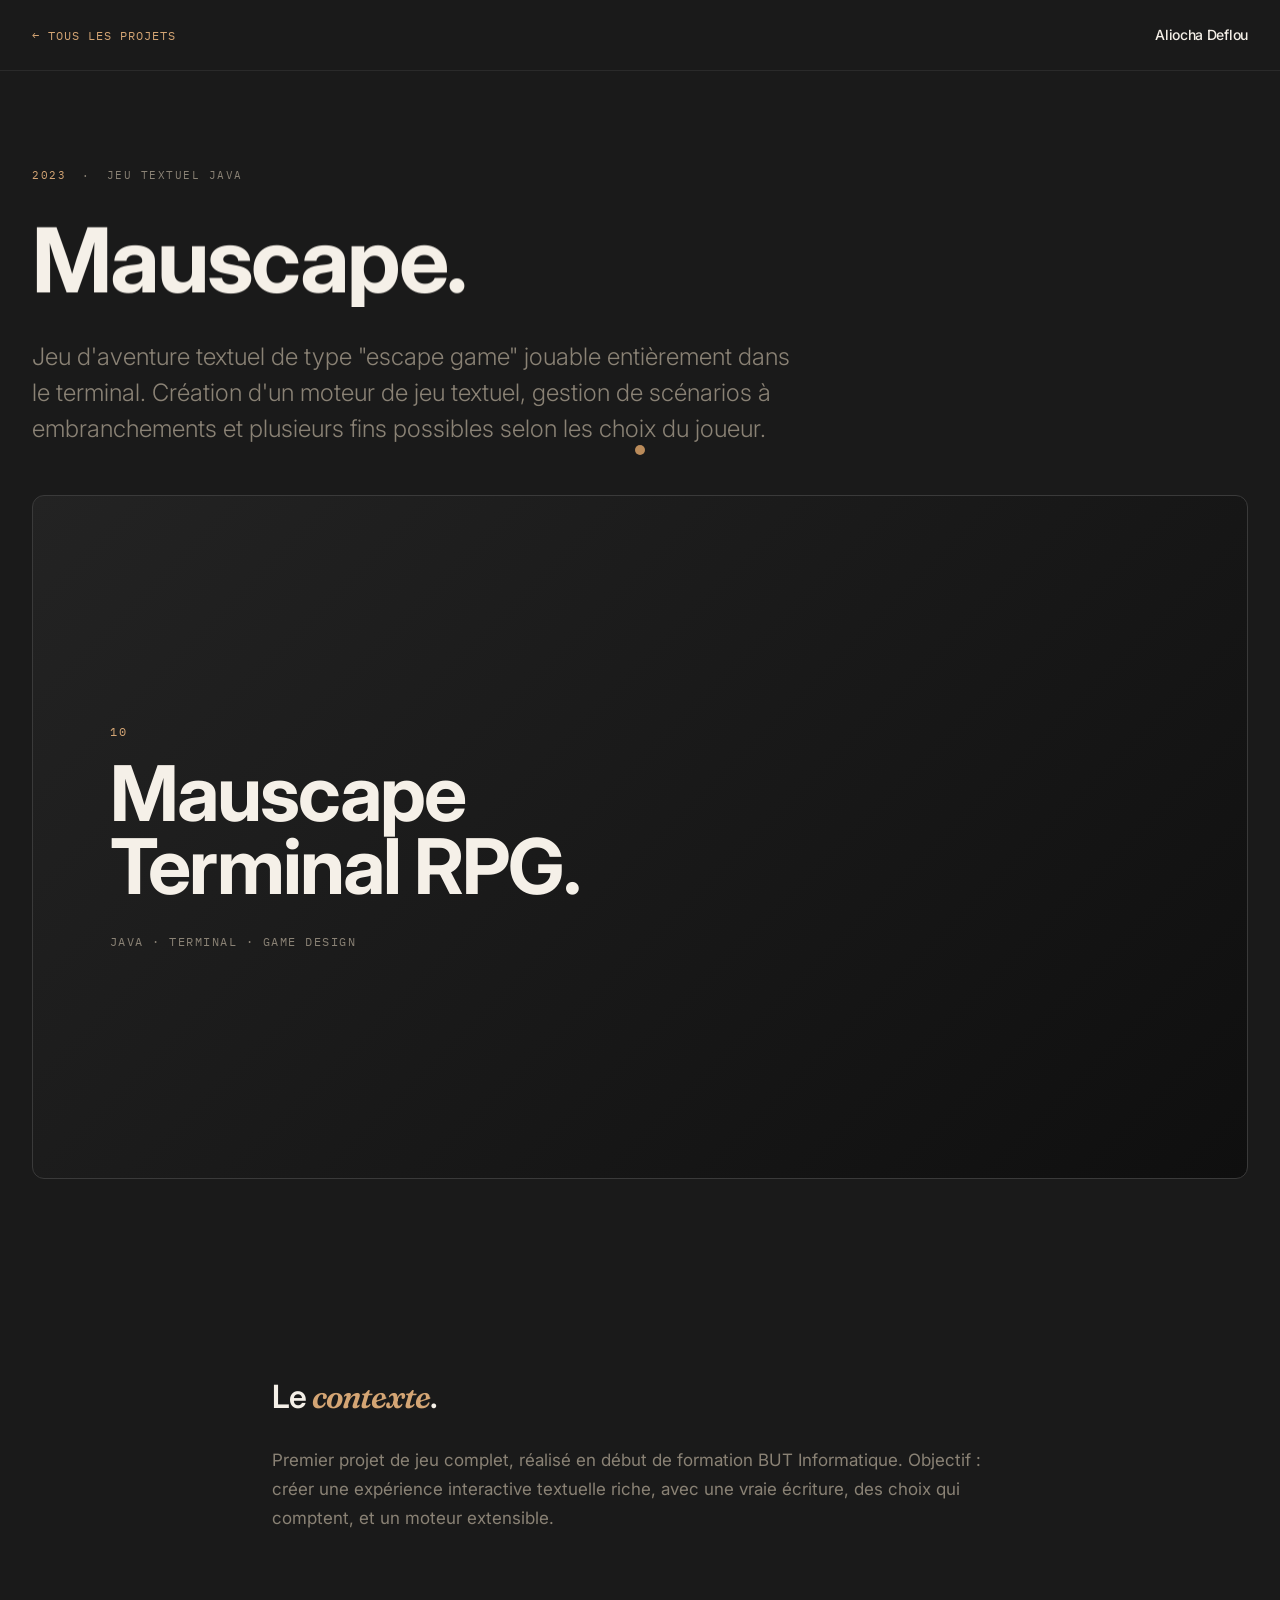
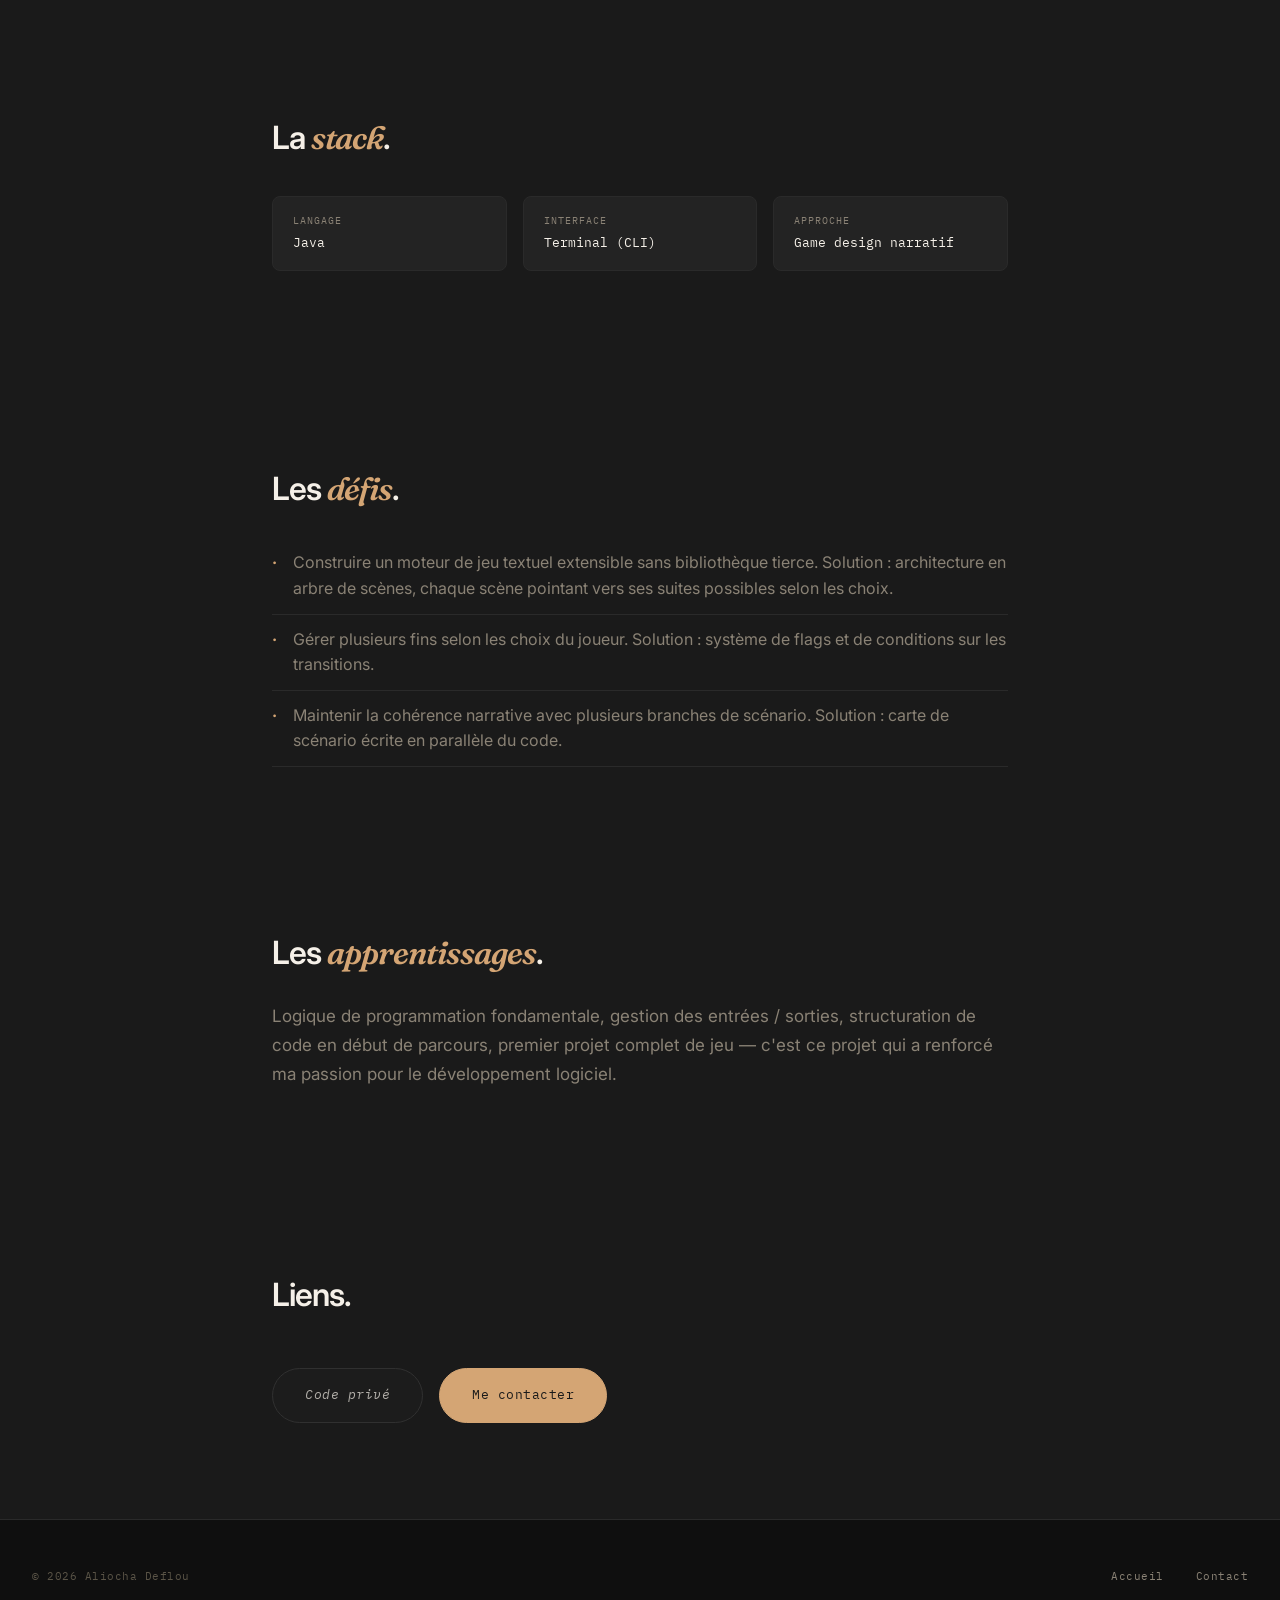
<file: projets/mauscape.html>
<!DOCTYPE html>
<html lang="fr">
<head>
    <meta charset="UTF-8">
    <meta name="viewport" content="width=device-width, initial-scale=1.0">
    <title>Mauscape — Étude de cas | Aliocha Deflou</title>
    <meta name="description" content="Jeu d'aventure textuel jouable dans le terminal. Moteur de jeu textuel Java, scénarios à embranchements et plusieurs fins.">
    <meta name="theme-color" content="#1a1a1a">
    <link rel="canonical" href="https://aliodefl.github.io/aliocha-deflou-v2/projets/mauscape.html">
    <link rel="icon" type="image/png" href="../assets/icons/favicon.png">
    <meta property="og:type" content="article">
    <meta property="og:title" content="Mauscape — Étude de cas | Aliocha Deflou">
    <meta property="og:description" content="Jeu d'aventure textuel Java avec scénarios à embranchements.">
    <meta property="og:image" content="https://aliodefl.github.io/aliocha-deflou-v2/assets/icons/og-image.png">
    <meta property="og:locale" content="fr_FR">

    <link rel="preconnect" href="https://fonts.googleapis.com">
    <link rel="preconnect" href="https://fonts.gstatic.com" crossorigin>
    <link href="https://fonts.googleapis.com/css2?family=Inter:wght@300;400;500;600;700;800&family=Fraunces:ital,wght@0,300;0,400;1,300;1,400&family=IBM+Plex+Mono:wght@400;500&display=swap" rel="stylesheet">
    <link rel="stylesheet" href="../styles/main.css">
</head>
<body>
    <a href="#main" class="skip-link">Aller au contenu principal</a>
    <nav class="pd-nav" role="navigation">
        <a href="../index.html#projets" class="pd-nav-back">← Tous les projets</a>
        <a href="../index.html" class="nav-logo">Aliocha Deflou</a>
    </nav>

    <main id="main">
        <article>
            <header class="pd-hero">
                <div class="pd-meta"><span class="accent">2023</span><span>·</span><span>Jeu textuel Java</span></div>
                <h1 class="pd-title">Mauscape.</h1>
                <p class="pd-tagline">Jeu d'aventure textuel de type "escape game" jouable entièrement dans le terminal. Création d'un moteur de jeu textuel, gestion de scénarios à embranchements et plusieurs fins possibles selon les choix du joueur.</p>
                <div class="pd-image pd-image-text">
                    <div class="pd-image-text-inner">
                        <span class="pd-image-num">10</span>
                        <h2 class="pd-image-title">Mauscape<br>Terminal RPG.</h2>
                        <span class="pd-image-stack">Java · Terminal · Game Design</span>
                    </div>
                </div>
            </header>

            <section class="pd-section">
                <h2>Le <em>contexte</em>.</h2>
                <p>Premier projet de jeu complet, réalisé en début de formation BUT Informatique. Objectif : créer une expérience interactive textuelle riche, avec une vraie écriture, des choix qui comptent, et un moteur extensible.</p>
            </section>

            <section class="pd-section">
                <h2>La <em>stack</em>.</h2>
                <div class="pd-stack-grid">
                    <div class="pd-stack-item"><span class="lab">Langage</span>Java</div>
                    <div class="pd-stack-item"><span class="lab">Interface</span>Terminal (CLI)</div>
                    <div class="pd-stack-item"><span class="lab">Approche</span>Game design narratif</div>
                </div>
            </section>

            <section class="pd-section">
                <h2>Les <em>défis</em>.</h2>
                <ul>
                    <li>Construire un moteur de jeu textuel extensible sans bibliothèque tierce. Solution : architecture en arbre de scènes, chaque scène pointant vers ses suites possibles selon les choix.</li>
                    <li>Gérer plusieurs fins selon les choix du joueur. Solution : système de flags et de conditions sur les transitions.</li>
                    <li>Maintenir la cohérence narrative avec plusieurs branches de scénario. Solution : carte de scénario écrite en parallèle du code.</li>
                </ul>
            </section>

            <section class="pd-section">
                <h2>Les <em>apprentissages</em>.</h2>
                <p>Logique de programmation fondamentale, gestion des entrées / sorties, structuration de code en début de parcours, premier projet complet de jeu — c'est ce projet qui a renforcé ma passion pour le développement logiciel.</p>
            </section>

            <section class="pd-section">
                <h2>Liens.</h2>
                <div class="pd-cta">
                    <span class="contact-btn" style="font-style: italic; opacity: 0.7;">Code privé</span>
                    <a href="../index.html#contact" class="contact-btn primary">Me contacter</a>
                </div>
            </section>
        </article>
    </main>

    <footer class="footer" role="contentinfo">
        <div class="footer-inner">
            <span>© 2026 Aliocha Deflou</span>
            <div class="footer-links">
                <a href="../index.html">Accueil</a>
                <a href="../index.html#contact">Contact</a>
            </div>
        </div>
    </footer>
    <script src="../scripts/main.js"></script>
</body>
</html>
</file>
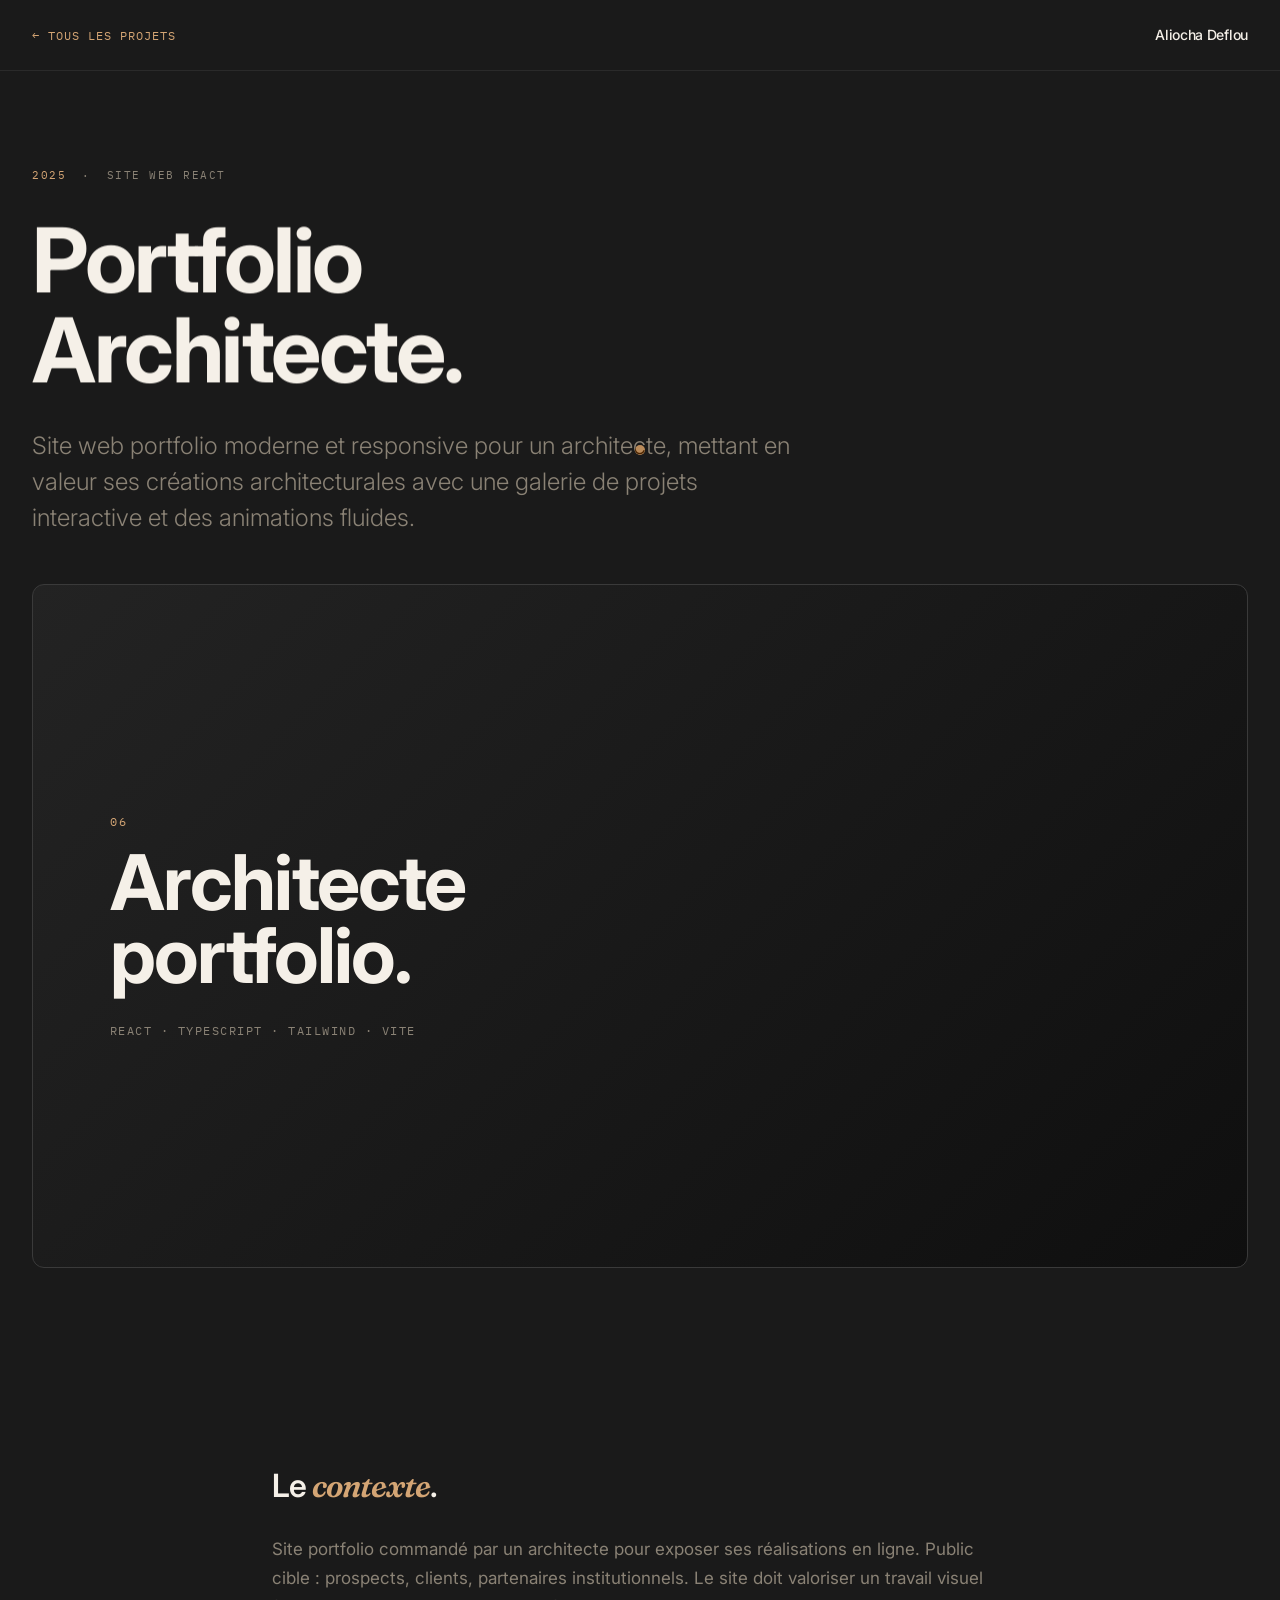
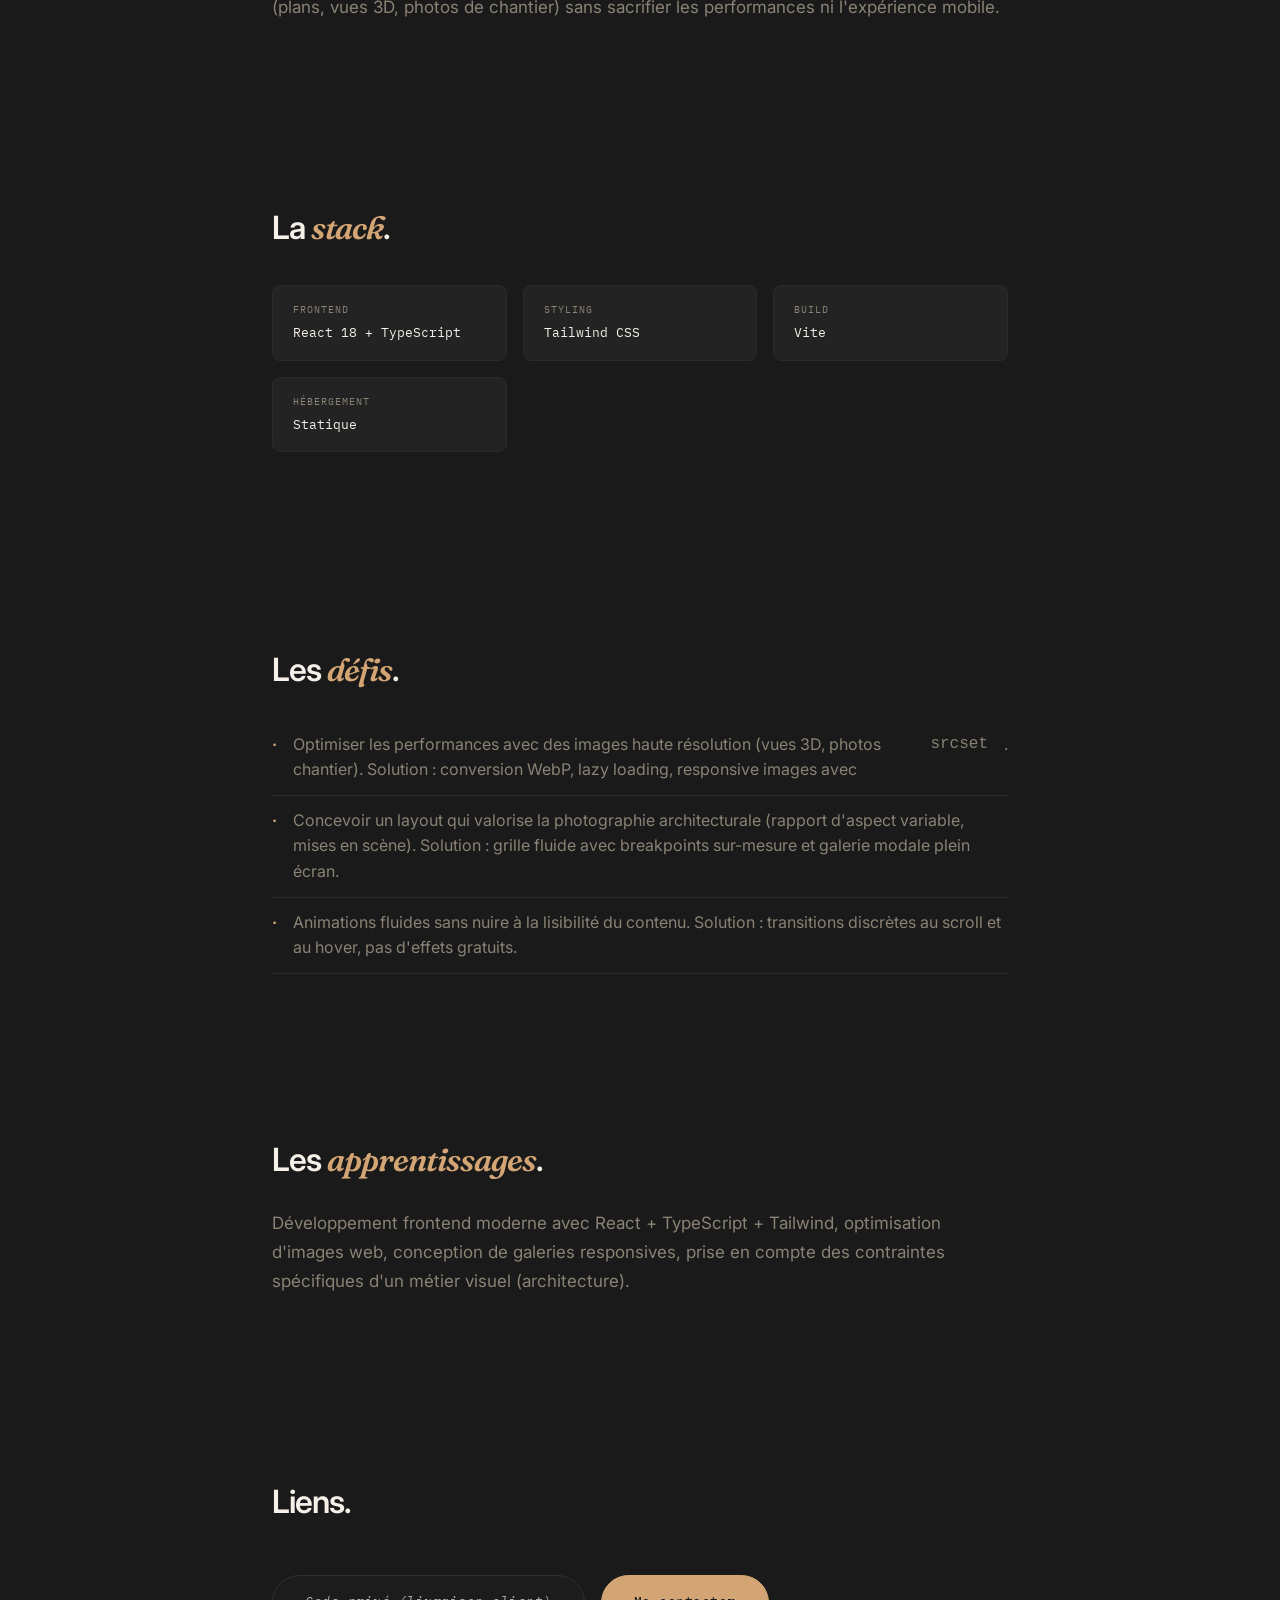
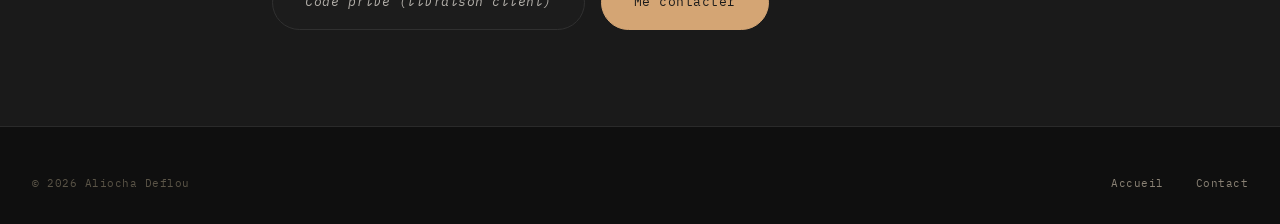
<file: projets/portfolio-architecte.html>
<!DOCTYPE html>
<html lang="fr">
<head>
    <meta charset="UTF-8">
    <meta name="viewport" content="width=device-width, initial-scale=1.0">
    <title>Portfolio Architecte — Étude de cas | Aliocha Deflou</title>
    <meta name="description" content="Site portfolio React/TypeScript pour un architecte. Galerie interactive, animations fluides, optimisation des images haute résolution.">
    <meta name="theme-color" content="#1a1a1a">
    <link rel="canonical" href="https://aliodefl.github.io/aliocha-deflou-v2/projets/portfolio-architecte.html">
    <link rel="icon" type="image/png" href="../assets/icons/favicon.png">
    <meta property="og:type" content="article">
    <meta property="og:title" content="Portfolio Architecte — Étude de cas | Aliocha Deflou">
    <meta property="og:description" content="Site portfolio React/TypeScript pour un architecte.">
    <meta property="og:image" content="https://aliodefl.github.io/aliocha-deflou-v2/assets/icons/og-image.png">
    <meta property="og:locale" content="fr_FR">

    <link rel="preconnect" href="https://fonts.googleapis.com">
    <link rel="preconnect" href="https://fonts.gstatic.com" crossorigin>
    <link href="https://fonts.googleapis.com/css2?family=Inter:wght@300;400;500;600;700;800&family=Fraunces:ital,wght@0,300;0,400;1,300;1,400&family=IBM+Plex+Mono:wght@400;500&display=swap" rel="stylesheet">
    <link rel="stylesheet" href="../styles/main.css">
</head>
<body>
    <a href="#main" class="skip-link">Aller au contenu principal</a>
    <nav class="pd-nav" role="navigation">
        <a href="../index.html#projets" class="pd-nav-back">← Tous les projets</a>
        <a href="../index.html" class="nav-logo">Aliocha Deflou</a>
    </nav>

    <main id="main">
        <article>
            <header class="pd-hero">
                <div class="pd-meta"><span class="accent">2025</span><span>·</span><span>Site web React</span></div>
                <h1 class="pd-title">Portfolio<br>Architecte.</h1>
                <p class="pd-tagline">Site web portfolio moderne et responsive pour un architecte, mettant en valeur ses créations architecturales avec une galerie de projets interactive et des animations fluides.</p>
                <div class="pd-image pd-image-text">
                    <div class="pd-image-text-inner">
                        <span class="pd-image-num">06</span>
                        <h2 class="pd-image-title">Architecte<br>portfolio.</h2>
                        <span class="pd-image-stack">React · TypeScript · Tailwind · Vite</span>
                    </div>
                </div>
            </header>

            <section class="pd-section">
                <h2>Le <em>contexte</em>.</h2>
                <p>Site portfolio commandé par un architecte pour exposer ses réalisations en ligne. Public cible : prospects, clients, partenaires institutionnels. Le site doit valoriser un travail visuel (plans, vues 3D, photos de chantier) sans sacrifier les performances ni l'expérience mobile.</p>
            </section>

            <section class="pd-section">
                <h2>La <em>stack</em>.</h2>
                <div class="pd-stack-grid">
                    <div class="pd-stack-item"><span class="lab">Frontend</span>React 18 + TypeScript</div>
                    <div class="pd-stack-item"><span class="lab">Styling</span>Tailwind CSS</div>
                    <div class="pd-stack-item"><span class="lab">Build</span>Vite</div>
                    <div class="pd-stack-item"><span class="lab">Hébergement</span>Statique</div>
                </div>
            </section>

            <section class="pd-section">
                <h2>Les <em>défis</em>.</h2>
                <ul>
                    <li>Optimiser les performances avec des images haute résolution (vues 3D, photos chantier). Solution : conversion WebP, lazy loading, responsive images avec <code>srcset</code>.</li>
                    <li>Concevoir un layout qui valorise la photographie architecturale (rapport d'aspect variable, mises en scène). Solution : grille fluide avec breakpoints sur-mesure et galerie modale plein écran.</li>
                    <li>Animations fluides sans nuire à la lisibilité du contenu. Solution : transitions discrètes au scroll et au hover, pas d'effets gratuits.</li>
                </ul>
            </section>

            <section class="pd-section">
                <h2>Les <em>apprentissages</em>.</h2>
                <p>Développement frontend moderne avec React + TypeScript + Tailwind, optimisation d'images web, conception de galeries responsives, prise en compte des contraintes spécifiques d'un métier visuel (architecture).</p>
            </section>

            <section class="pd-section">
                <h2>Liens.</h2>
                <div class="pd-cta">
                    <span class="contact-btn" style="font-style: italic; opacity: 0.7;">Code privé (livraison client)</span>
                    <a href="../index.html#contact" class="contact-btn primary">Me contacter</a>
                </div>
            </section>
        </article>
    </main>

    <footer class="footer" role="contentinfo">
        <div class="footer-inner">
            <span>© 2026 Aliocha Deflou</span>
            <div class="footer-links">
                <a href="../index.html">Accueil</a>
                <a href="../index.html#contact">Contact</a>
            </div>
        </div>
    </footer>
    <script src="../scripts/main.js"></script>
</body>
</html>
</file>
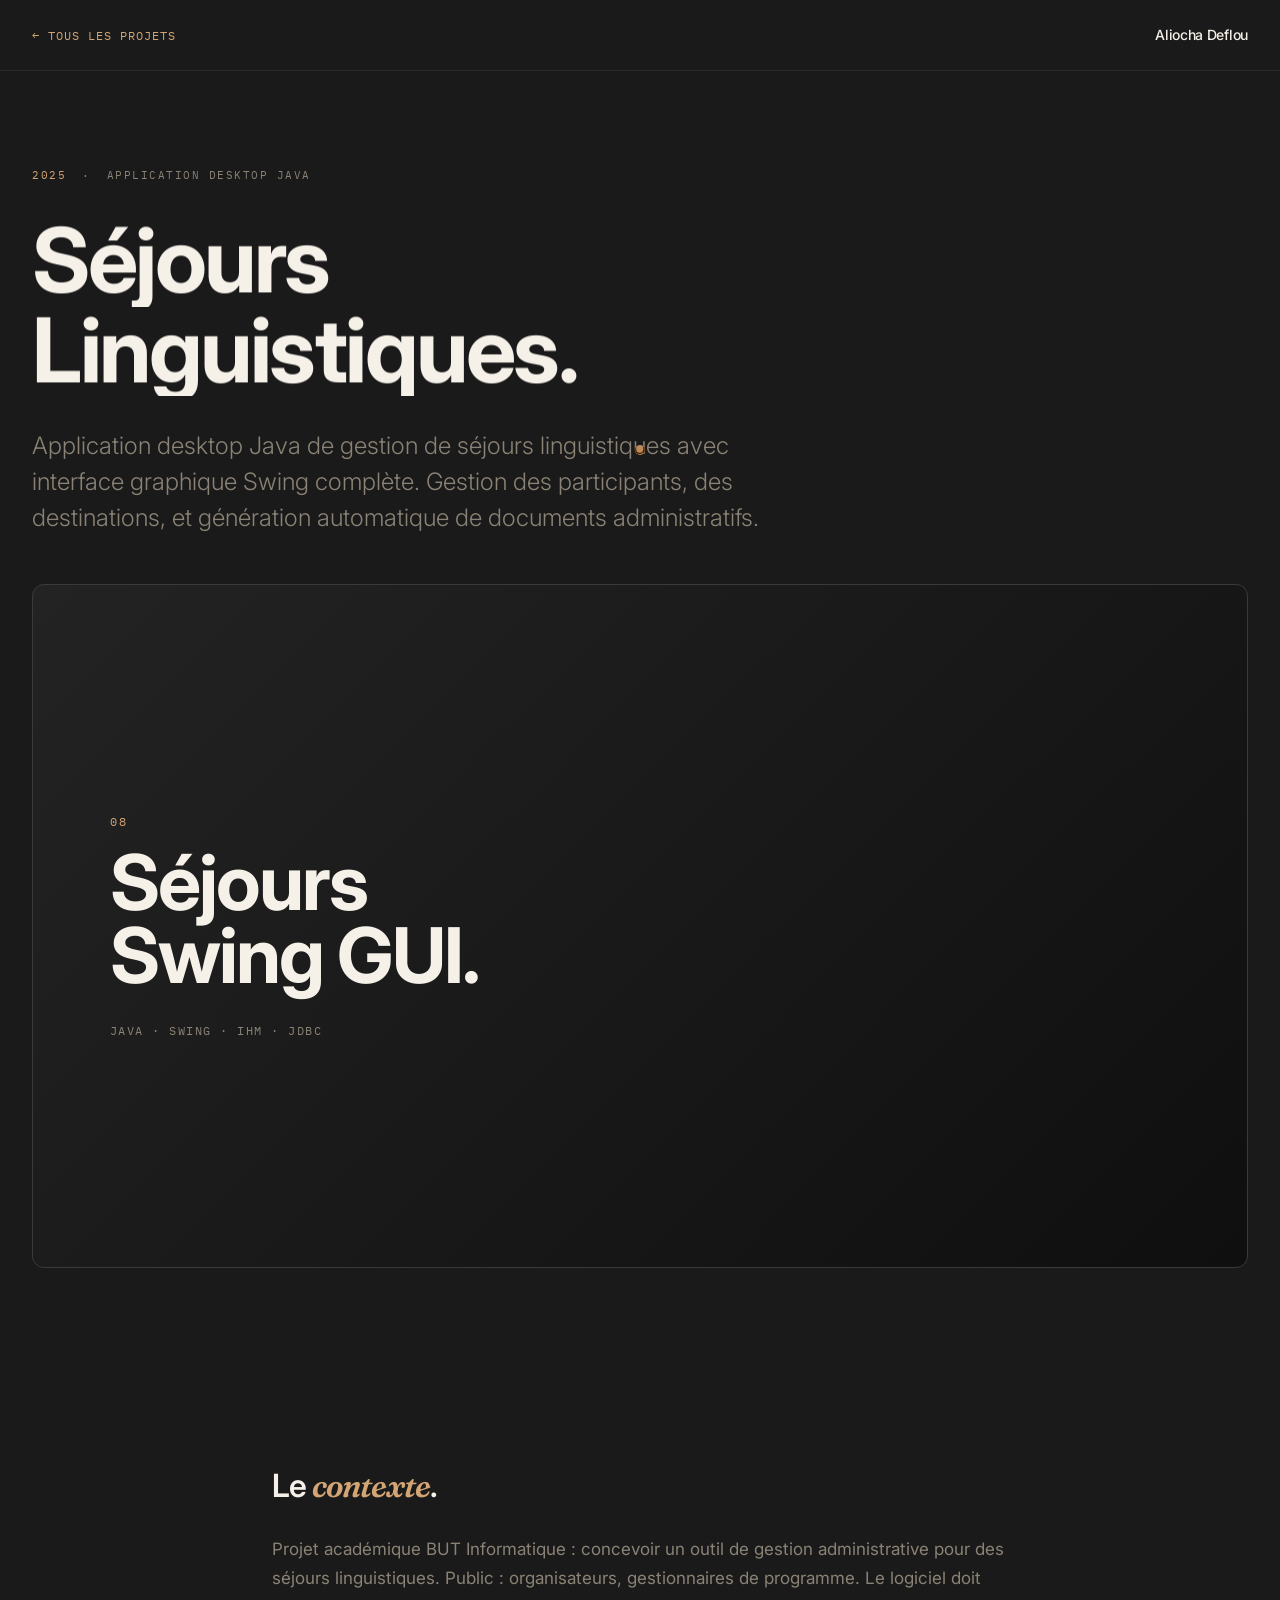
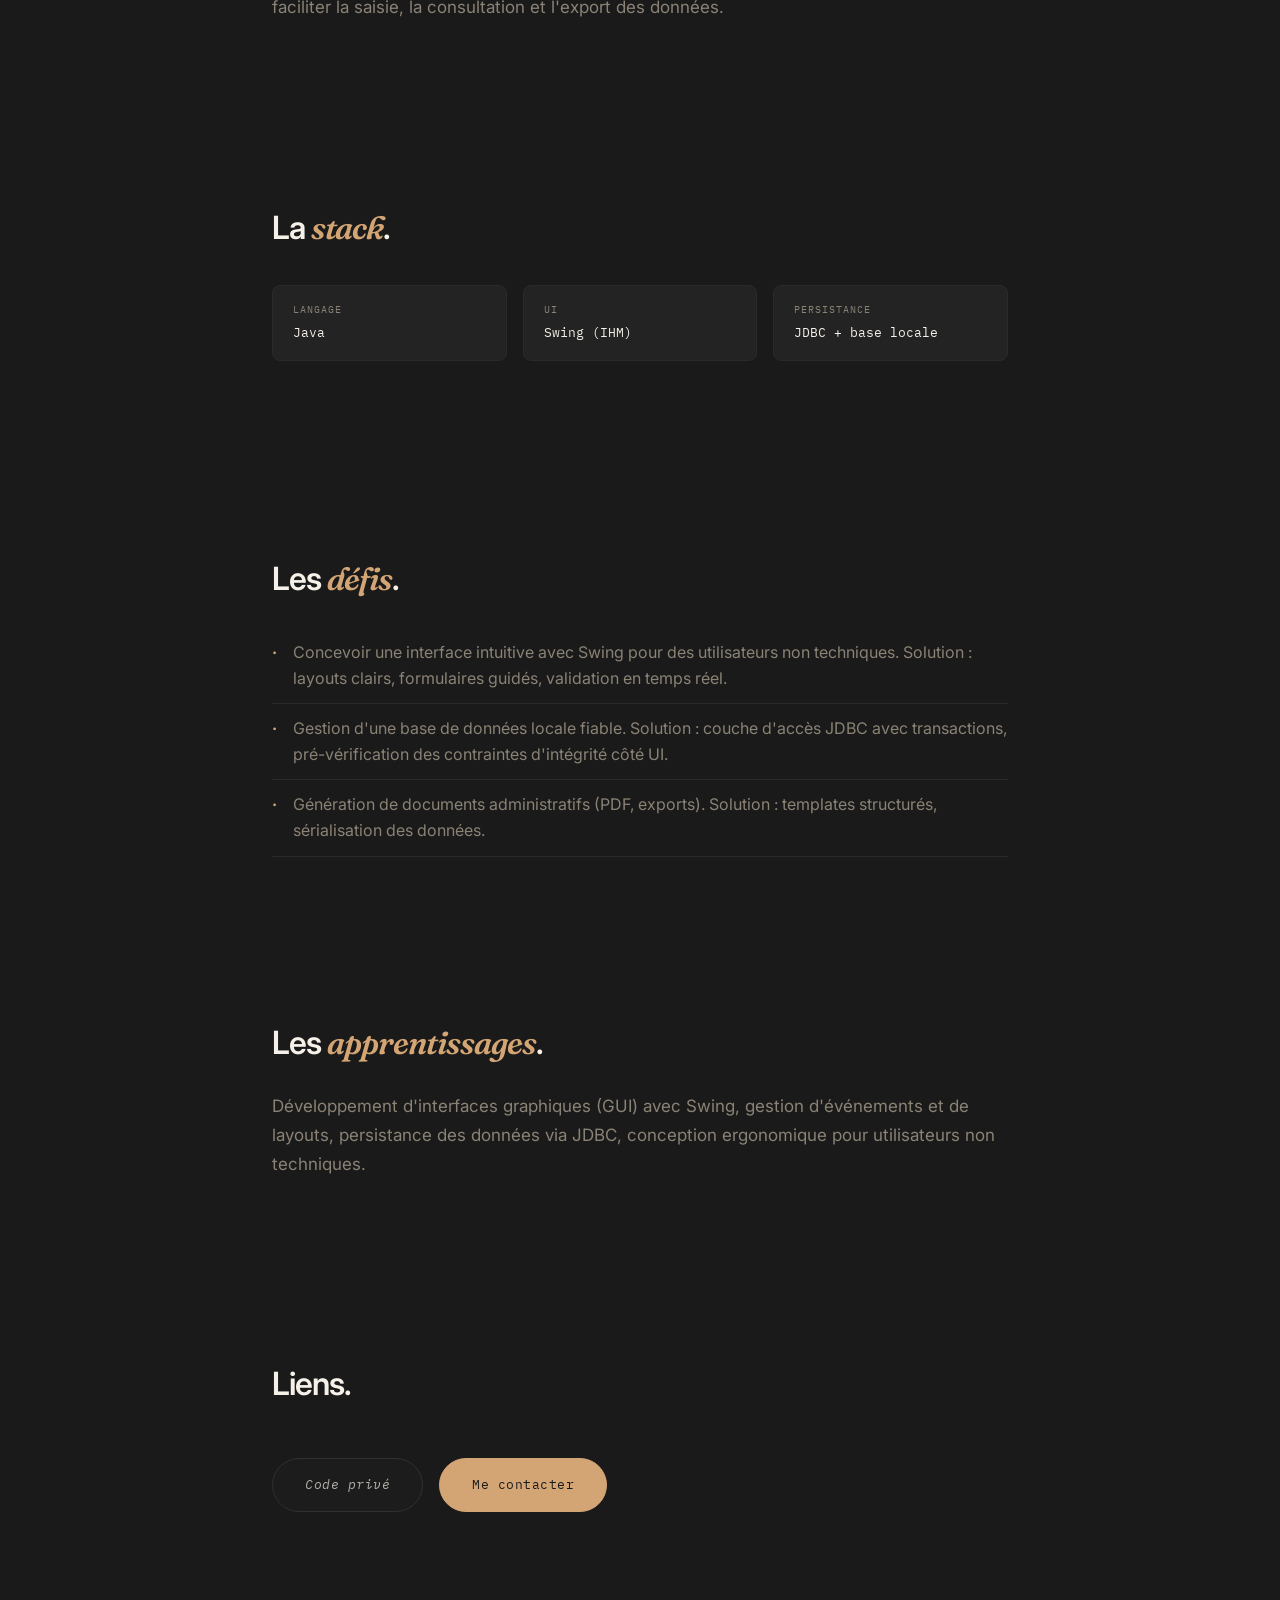
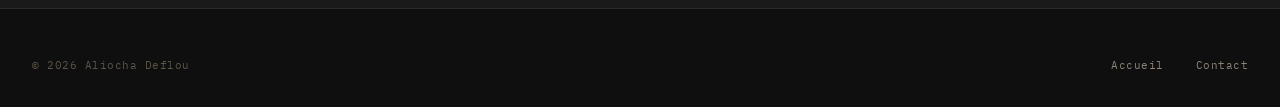
<file: projets/sejours-linguistiques.html>
<!DOCTYPE html>
<html lang="fr">
<head>
    <meta charset="UTF-8">
    <meta name="viewport" content="width=device-width, initial-scale=1.0">
    <title>Séjours Linguistiques — Étude de cas | Aliocha Deflou</title>
    <meta name="description" content="Application desktop Java Swing de gestion de séjours linguistiques. Interface graphique, base de données locale, génération de documents.">
    <meta name="theme-color" content="#1a1a1a">
    <link rel="canonical" href="https://aliodefl.github.io/aliocha-deflou-v2/projets/sejours-linguistiques.html">
    <link rel="icon" type="image/png" href="../assets/icons/favicon.png">
    <meta property="og:type" content="article">
    <meta property="og:title" content="Séjours Linguistiques — Étude de cas | Aliocha Deflou">
    <meta property="og:description" content="Application Java Swing de gestion de séjours linguistiques.">
    <meta property="og:image" content="https://aliodefl.github.io/aliocha-deflou-v2/assets/icons/og-image.png">
    <meta property="og:locale" content="fr_FR">

    <link rel="preconnect" href="https://fonts.googleapis.com">
    <link rel="preconnect" href="https://fonts.gstatic.com" crossorigin>
    <link href="https://fonts.googleapis.com/css2?family=Inter:wght@300;400;500;600;700;800&family=Fraunces:ital,wght@0,300;0,400;1,300;1,400&family=IBM+Plex+Mono:wght@400;500&display=swap" rel="stylesheet">
    <link rel="stylesheet" href="../styles/main.css">
</head>
<body>
    <a href="#main" class="skip-link">Aller au contenu principal</a>
    <nav class="pd-nav" role="navigation">
        <a href="../index.html#projets" class="pd-nav-back">← Tous les projets</a>
        <a href="../index.html" class="nav-logo">Aliocha Deflou</a>
    </nav>

    <main id="main">
        <article>
            <header class="pd-hero">
                <div class="pd-meta"><span class="accent">2025</span><span>·</span><span>Application desktop Java</span></div>
                <h1 class="pd-title">Séjours<br>Linguistiques.</h1>
                <p class="pd-tagline">Application desktop Java de gestion de séjours linguistiques avec interface graphique Swing complète. Gestion des participants, des destinations, et génération automatique de documents administratifs.</p>
                <div class="pd-image pd-image-text">
                    <div class="pd-image-text-inner">
                        <span class="pd-image-num">08</span>
                        <h2 class="pd-image-title">Séjours<br>Swing GUI.</h2>
                        <span class="pd-image-stack">Java · Swing · IHM · JDBC</span>
                    </div>
                </div>
            </header>

            <section class="pd-section">
                <h2>Le <em>contexte</em>.</h2>
                <p>Projet académique BUT Informatique : concevoir un outil de gestion administrative pour des séjours linguistiques. Public : organisateurs, gestionnaires de programme. Le logiciel doit faciliter la saisie, la consultation et l'export des données.</p>
            </section>

            <section class="pd-section">
                <h2>La <em>stack</em>.</h2>
                <div class="pd-stack-grid">
                    <div class="pd-stack-item"><span class="lab">Langage</span>Java</div>
                    <div class="pd-stack-item"><span class="lab">UI</span>Swing (IHM)</div>
                    <div class="pd-stack-item"><span class="lab">Persistance</span>JDBC + base locale</div>
                </div>
            </section>

            <section class="pd-section">
                <h2>Les <em>défis</em>.</h2>
                <ul>
                    <li>Concevoir une interface intuitive avec Swing pour des utilisateurs non techniques. Solution : layouts clairs, formulaires guidés, validation en temps réel.</li>
                    <li>Gestion d'une base de données locale fiable. Solution : couche d'accès JDBC avec transactions, pré-vérification des contraintes d'intégrité côté UI.</li>
                    <li>Génération de documents administratifs (PDF, exports). Solution : templates structurés, sérialisation des données.</li>
                </ul>
            </section>

            <section class="pd-section">
                <h2>Les <em>apprentissages</em>.</h2>
                <p>Développement d'interfaces graphiques (GUI) avec Swing, gestion d'événements et de layouts, persistance des données via JDBC, conception ergonomique pour utilisateurs non techniques.</p>
            </section>

            <section class="pd-section">
                <h2>Liens.</h2>
                <div class="pd-cta">
                    <span class="contact-btn" style="font-style: italic; opacity: 0.7;">Code privé</span>
                    <a href="../index.html#contact" class="contact-btn primary">Me contacter</a>
                </div>
            </section>
        </article>
    </main>

    <footer class="footer" role="contentinfo">
        <div class="footer-inner">
            <span>© 2026 Aliocha Deflou</span>
            <div class="footer-links">
                <a href="../index.html">Accueil</a>
                <a href="../index.html#contact">Contact</a>
            </div>
        </div>
    </footer>
    <script src="../scripts/main.js"></script>
</body>
</html>
</file>
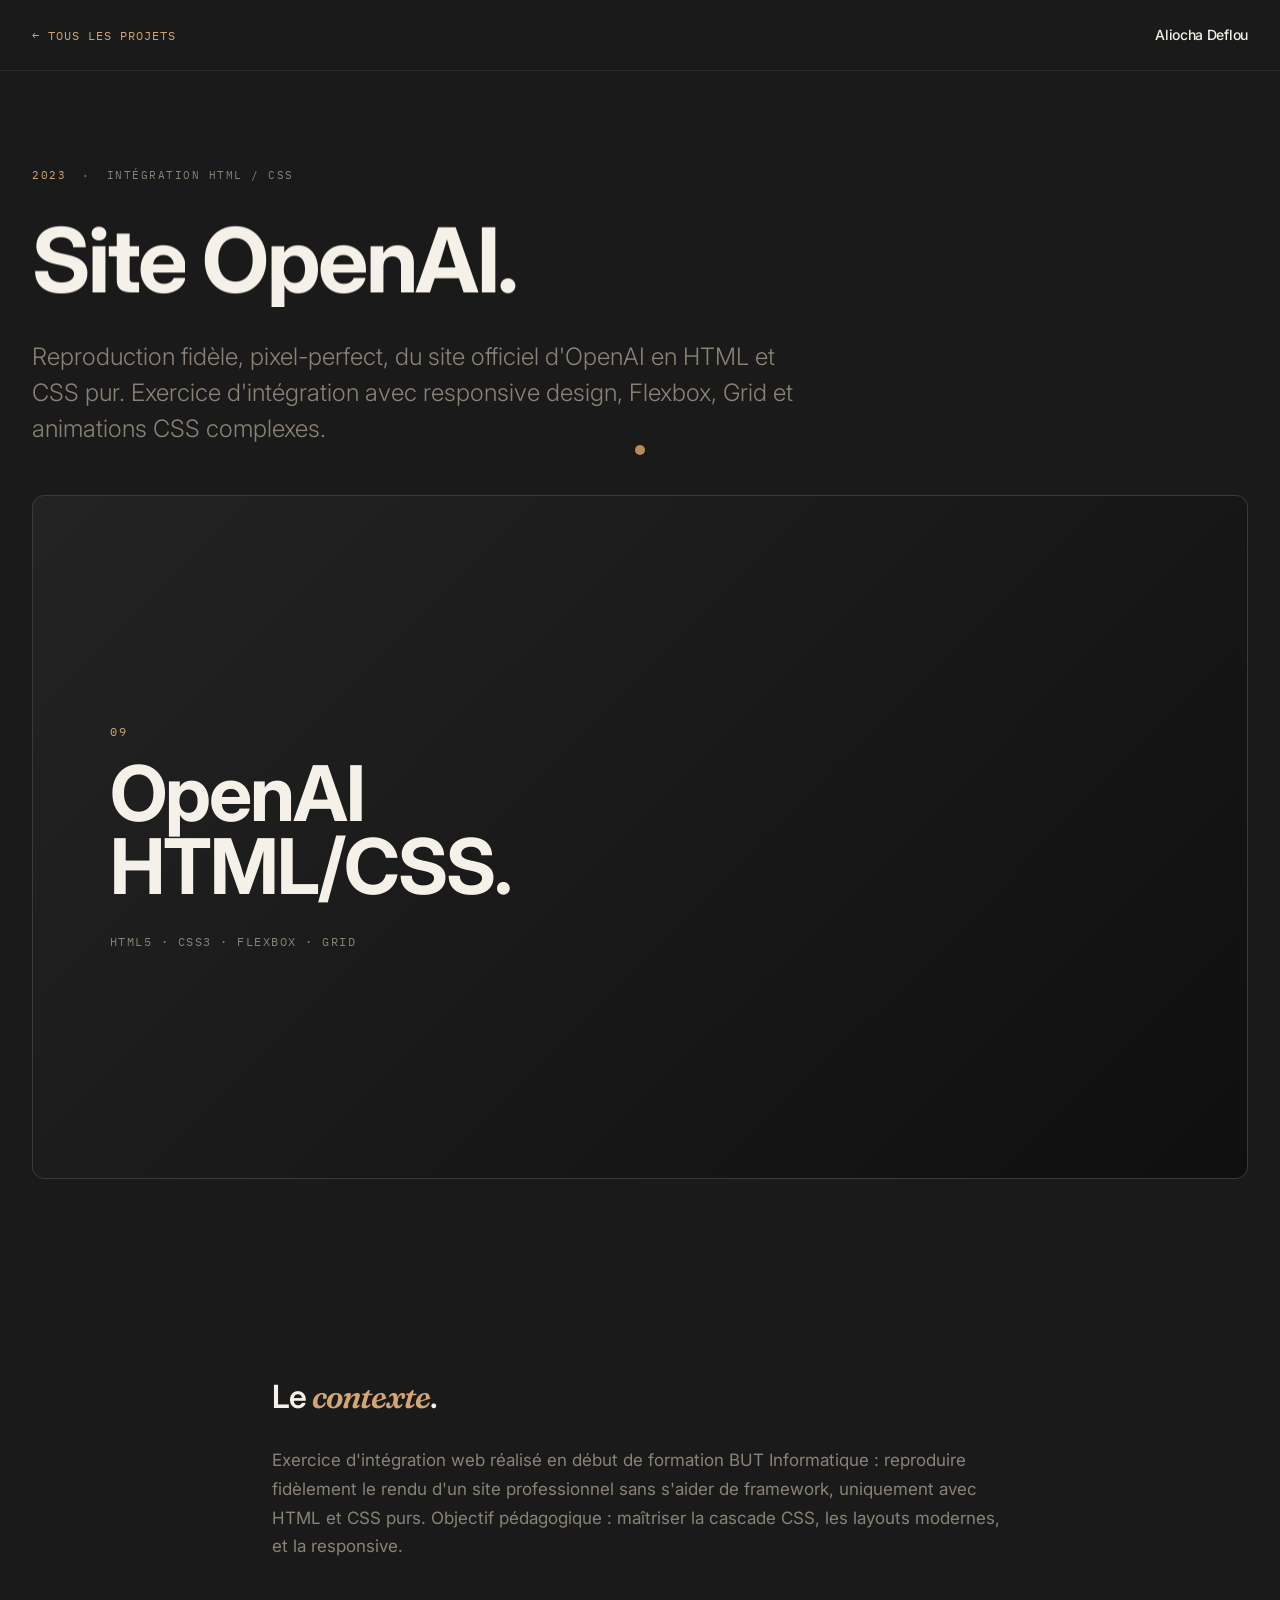
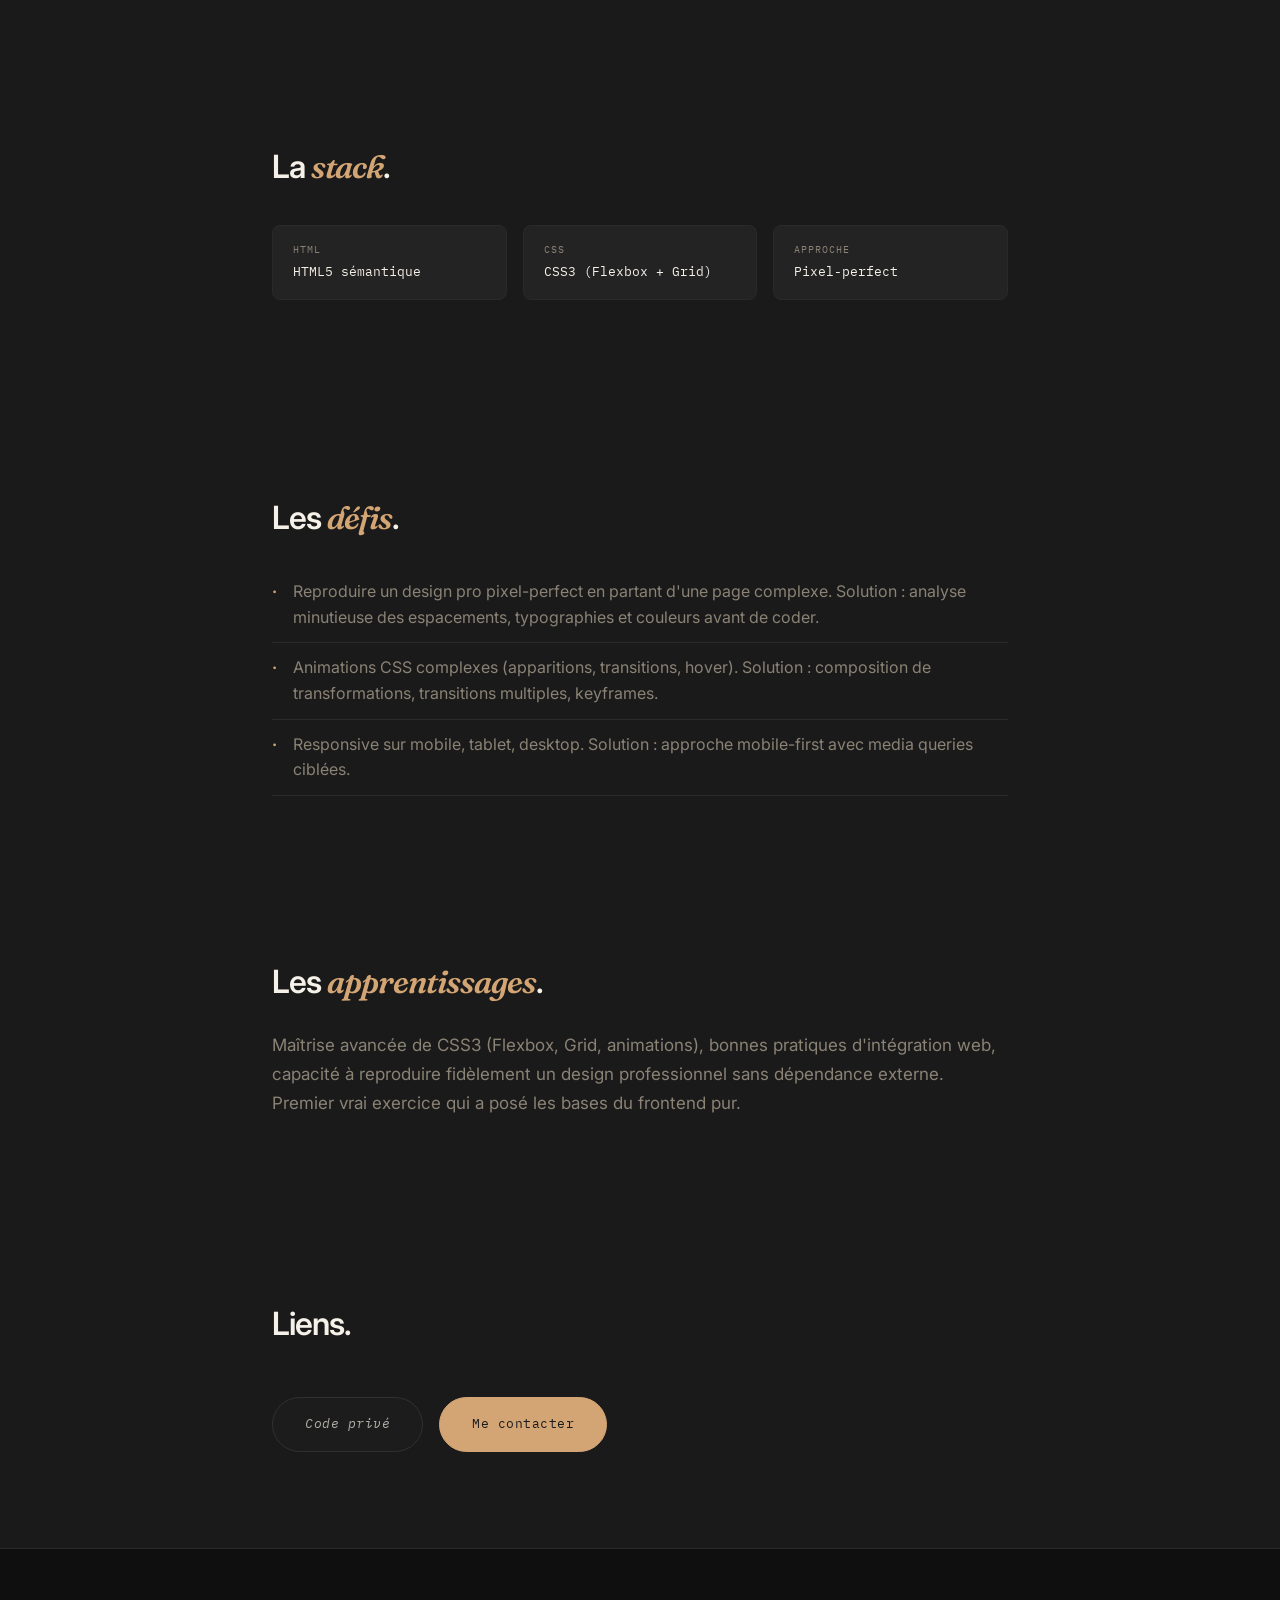
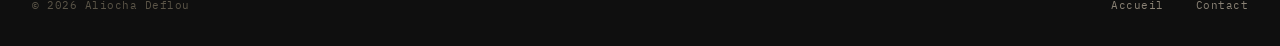
<file: projets/site-openai.html>
<!DOCTYPE html>
<html lang="fr">
<head>
    <meta charset="UTF-8">
    <meta name="viewport" content="width=device-width, initial-scale=1.0">
    <title>Site OpenAI — Étude de cas | Aliocha Deflou</title>
    <meta name="description" content="Reproduction pixel-perfect du site officiel d'OpenAI en HTML/CSS pur. Exercice d'intégration avec responsive design et animations CSS.">
    <meta name="theme-color" content="#1a1a1a">
    <link rel="canonical" href="https://aliodefl.github.io/aliocha-deflou-v2/projets/site-openai.html">
    <link rel="icon" type="image/png" href="../assets/icons/favicon.png">
    <meta property="og:type" content="article">
    <meta property="og:title" content="Site OpenAI — Étude de cas | Aliocha Deflou">
    <meta property="og:description" content="Reproduction du site OpenAI en HTML/CSS pur — exercice d'intégration.">
    <meta property="og:image" content="https://aliodefl.github.io/aliocha-deflou-v2/assets/icons/og-image.png">
    <meta property="og:locale" content="fr_FR">

    <link rel="preconnect" href="https://fonts.googleapis.com">
    <link rel="preconnect" href="https://fonts.gstatic.com" crossorigin>
    <link href="https://fonts.googleapis.com/css2?family=Inter:wght@300;400;500;600;700;800&family=Fraunces:ital,wght@0,300;0,400;1,300;1,400&family=IBM+Plex+Mono:wght@400;500&display=swap" rel="stylesheet">
    <link rel="stylesheet" href="../styles/main.css">
</head>
<body>
    <a href="#main" class="skip-link">Aller au contenu principal</a>
    <nav class="pd-nav" role="navigation">
        <a href="../index.html#projets" class="pd-nav-back">← Tous les projets</a>
        <a href="../index.html" class="nav-logo">Aliocha Deflou</a>
    </nav>

    <main id="main">
        <article>
            <header class="pd-hero">
                <div class="pd-meta"><span class="accent">2023</span><span>·</span><span>Intégration HTML / CSS</span></div>
                <h1 class="pd-title">Site OpenAI.</h1>
                <p class="pd-tagline">Reproduction fidèle, pixel-perfect, du site officiel d'OpenAI en HTML et CSS pur. Exercice d'intégration avec responsive design, Flexbox, Grid et animations CSS complexes.</p>
                <div class="pd-image pd-image-text">
                    <div class="pd-image-text-inner">
                        <span class="pd-image-num">09</span>
                        <h2 class="pd-image-title">OpenAI<br>HTML/CSS.</h2>
                        <span class="pd-image-stack">HTML5 · CSS3 · Flexbox · Grid</span>
                    </div>
                </div>
            </header>

            <section class="pd-section">
                <h2>Le <em>contexte</em>.</h2>
                <p>Exercice d'intégration web réalisé en début de formation BUT Informatique : reproduire fidèlement le rendu d'un site professionnel sans s'aider de framework, uniquement avec HTML et CSS purs. Objectif pédagogique : maîtriser la cascade CSS, les layouts modernes, et la responsive.</p>
            </section>

            <section class="pd-section">
                <h2>La <em>stack</em>.</h2>
                <div class="pd-stack-grid">
                    <div class="pd-stack-item"><span class="lab">HTML</span>HTML5 sémantique</div>
                    <div class="pd-stack-item"><span class="lab">CSS</span>CSS3 (Flexbox + Grid)</div>
                    <div class="pd-stack-item"><span class="lab">Approche</span>Pixel-perfect</div>
                </div>
            </section>

            <section class="pd-section">
                <h2>Les <em>défis</em>.</h2>
                <ul>
                    <li>Reproduire un design pro pixel-perfect en partant d'une page complexe. Solution : analyse minutieuse des espacements, typographies et couleurs avant de coder.</li>
                    <li>Animations CSS complexes (apparitions, transitions, hover). Solution : composition de transformations, transitions multiples, keyframes.</li>
                    <li>Responsive sur mobile, tablet, desktop. Solution : approche mobile-first avec media queries ciblées.</li>
                </ul>
            </section>

            <section class="pd-section">
                <h2>Les <em>apprentissages</em>.</h2>
                <p>Maîtrise avancée de CSS3 (Flexbox, Grid, animations), bonnes pratiques d'intégration web, capacité à reproduire fidèlement un design professionnel sans dépendance externe. Premier vrai exercice qui a posé les bases du frontend pur.</p>
            </section>

            <section class="pd-section">
                <h2>Liens.</h2>
                <div class="pd-cta">
                    <span class="contact-btn" style="font-style: italic; opacity: 0.7;">Code privé</span>
                    <a href="../index.html#contact" class="contact-btn primary">Me contacter</a>
                </div>
            </section>
        </article>
    </main>

    <footer class="footer" role="contentinfo">
        <div class="footer-inner">
            <span>© 2026 Aliocha Deflou</span>
            <div class="footer-links">
                <a href="../index.html">Accueil</a>
                <a href="../index.html#contact">Contact</a>
            </div>
        </div>
    </footer>
    <script src="../scripts/main.js"></script>
</body>
</html>
</file>
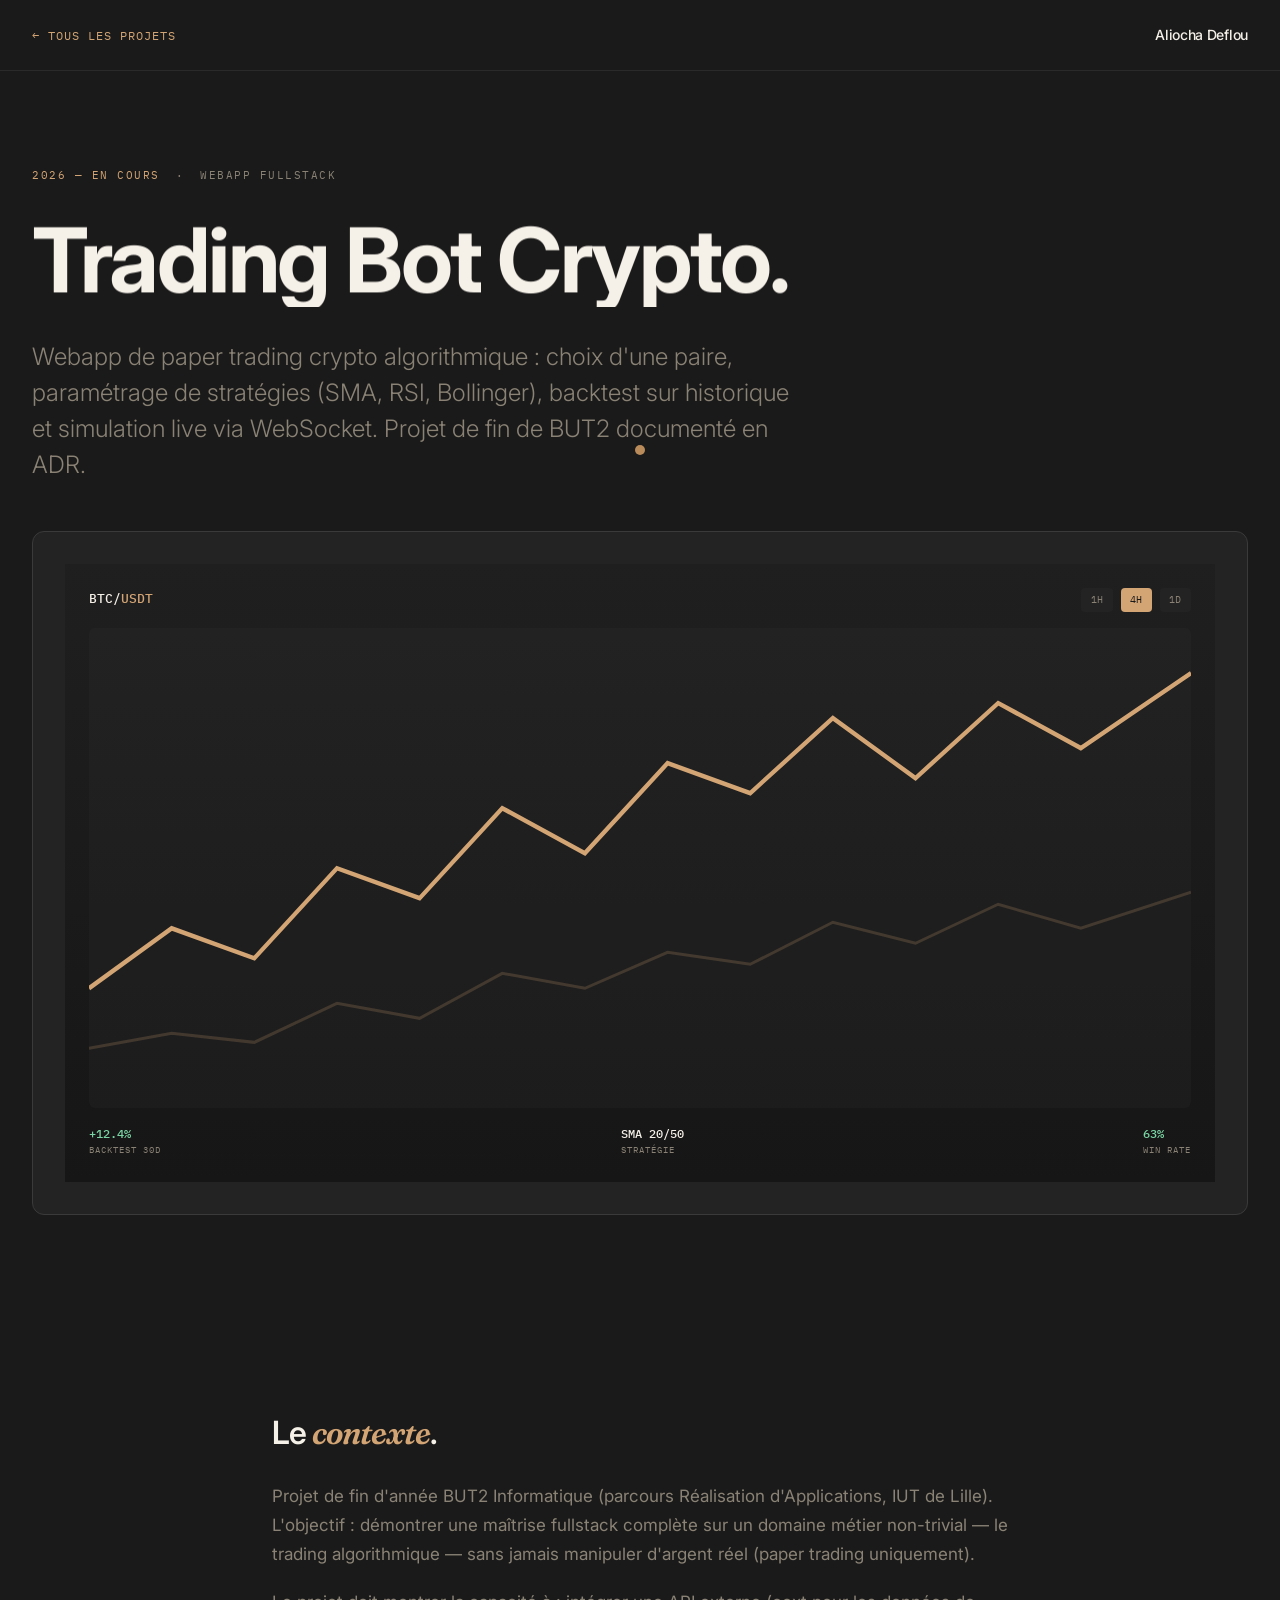
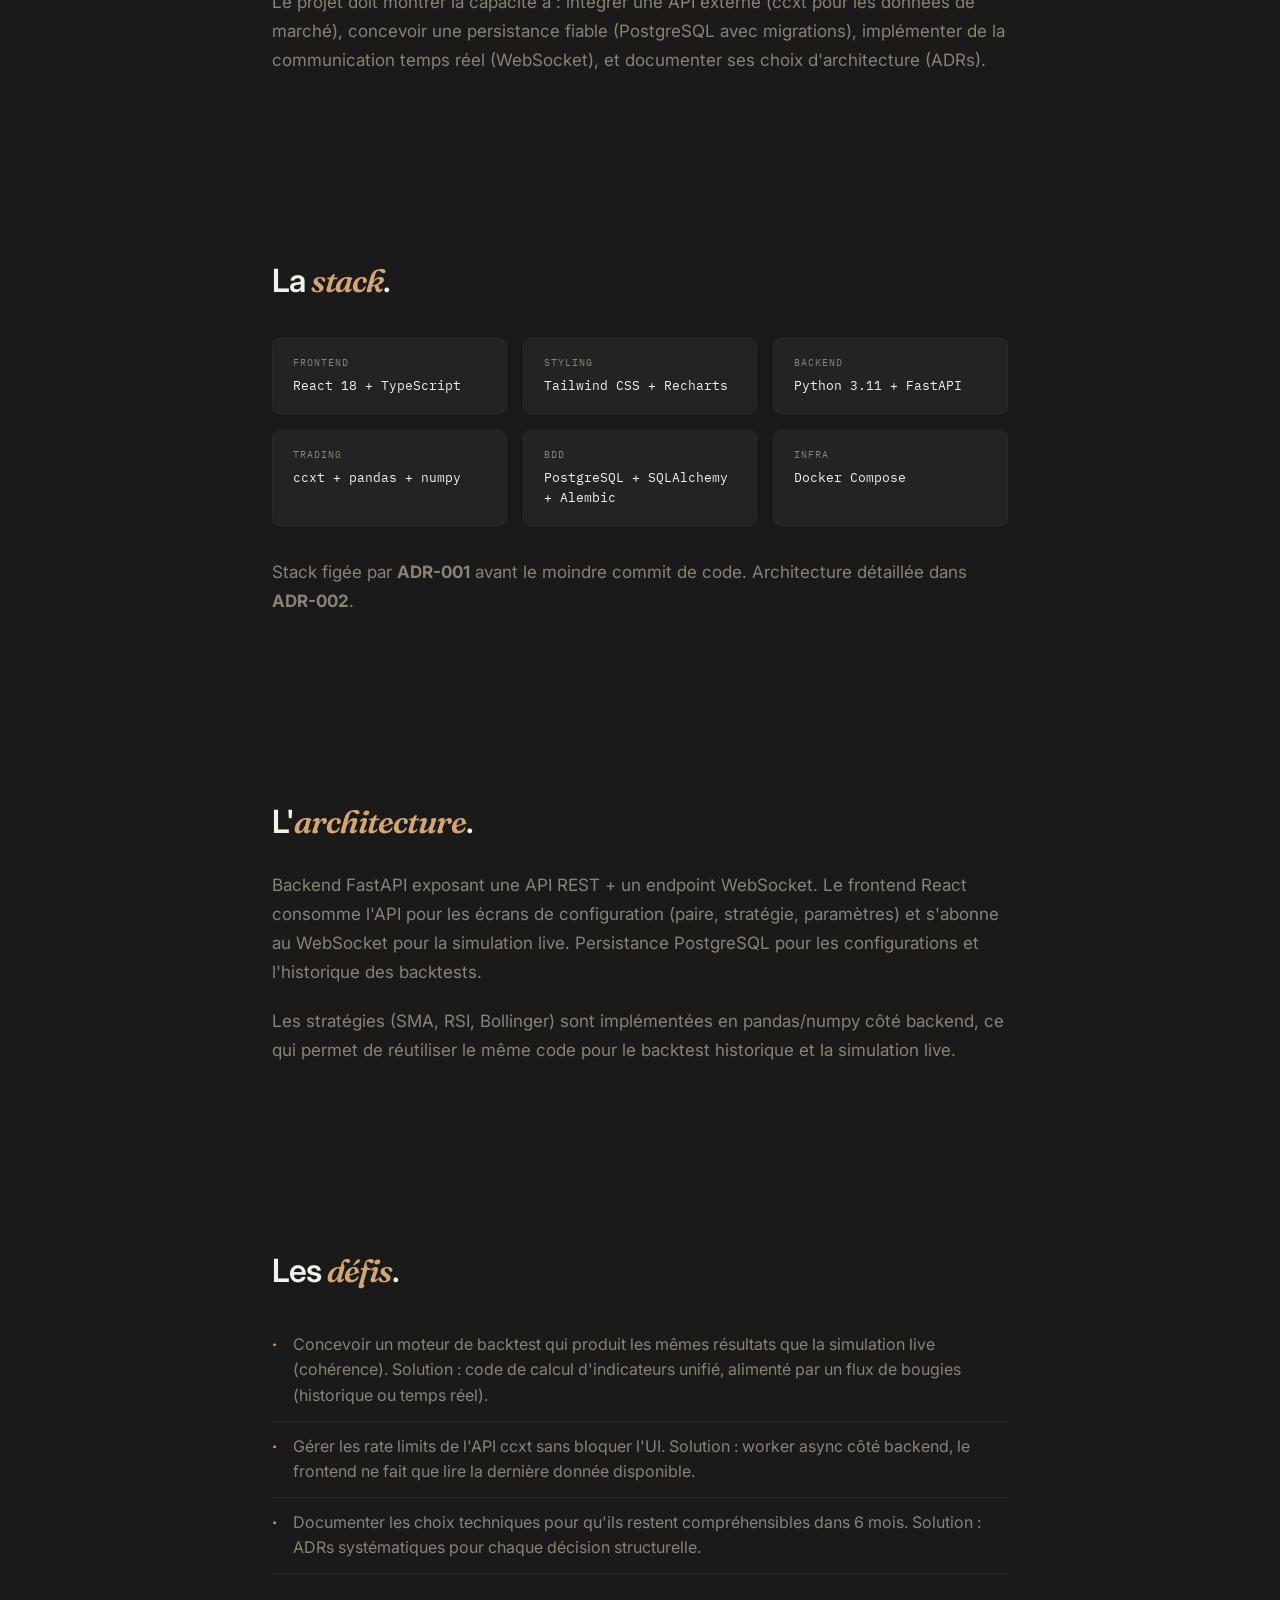
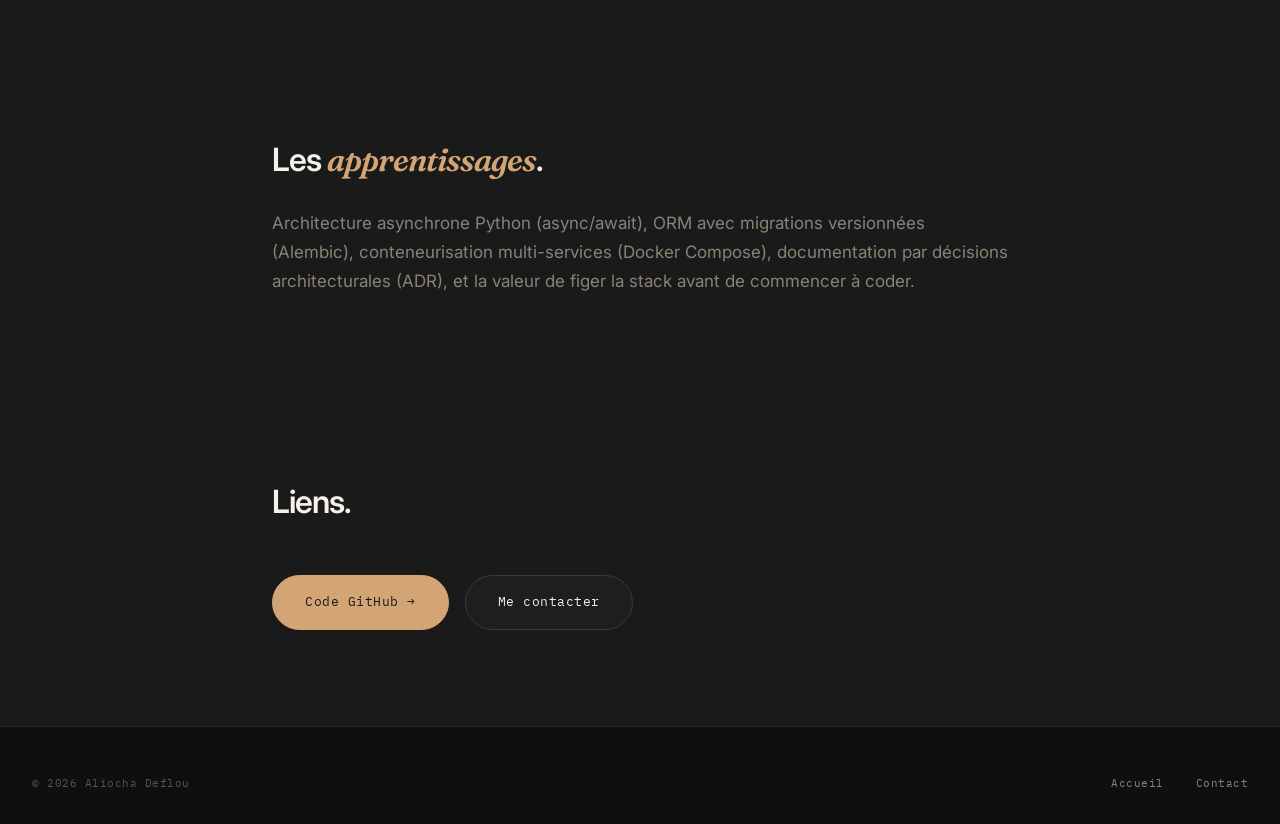
<file: projets/trading-bot.html>
<!DOCTYPE html>
<html lang="fr">
<head>
    <meta charset="UTF-8">
    <meta name="viewport" content="width=device-width, initial-scale=1.0">
    <title>Trading Bot Crypto — Étude de cas | Aliocha Deflou</title>
    <meta name="description" content="Webapp de paper trading crypto algorithmique en React + FastAPI. Backtest, simulation live WebSocket, ADRs documentés.">
    <meta name="theme-color" content="#1a1a1a">
    <link rel="canonical" href="https://aliodefl.github.io/aliocha-deflou-v2/projets/trading-bot.html">
    <link rel="icon" type="image/png" href="../assets/icons/favicon.png">

    <meta property="og:type" content="article">
    <meta property="og:title" content="Trading Bot Crypto — Étude de cas | Aliocha Deflou">
    <meta property="og:description" content="Webapp de paper trading crypto algorithmique en React + FastAPI. Backtest, simulation live WebSocket, ADRs documentés.">
    <meta property="og:image" content="https://aliodefl.github.io/aliocha-deflou-v2/assets/icons/og-image.png">
    <meta property="og:locale" content="fr_FR">

    <link rel="preconnect" href="https://fonts.googleapis.com">
    <link rel="preconnect" href="https://fonts.gstatic.com" crossorigin>
    <link href="https://fonts.googleapis.com/css2?family=Inter:wght@300;400;500;600;700;800&family=Fraunces:ital,wght@0,300;0,400;1,300;1,400&family=IBM+Plex+Mono:wght@400;500&display=swap" rel="stylesheet">

    <link rel="stylesheet" href="../styles/main.css">
</head>
<body>
    <a href="#main" class="skip-link">Aller au contenu principal</a>
    <nav class="pd-nav" role="navigation">
        <a href="../index.html#projets" class="pd-nav-back">← Tous les projets</a>
        <a href="../index.html" class="nav-logo">Aliocha Deflou</a>
    </nav>

    <main id="main">
        <article>
            <header class="pd-hero">
                <div class="pd-meta">
                    <span class="accent">2026 — En cours</span>
                    <span>·</span>
                    <span>Webapp Fullstack</span>
                </div>
                <h1 class="pd-title">Trading Bot Crypto.</h1>
                <p class="pd-tagline">Webapp de paper trading crypto algorithmique : choix d'une paire, paramétrage de stratégies (SMA, RSI, Bollinger), backtest sur historique et simulation live via WebSocket. Projet de fin de BUT2 documenté en ADR.</p>

                <div class="pd-image" style="aspect-ratio: 16/9; padding: 2rem;">
                    <div class="tb-mockup">
                        <div class="tb-header">
                            <span class="tb-pair">BTC/<span class="accent">USDT</span></span>
                            <div class="tb-controls">
                                <span>1H</span><span class="active">4H</span><span>1D</span>
                            </div>
                        </div>
                        <div class="tb-chart">
                            <svg viewBox="0 0 400 160" preserveAspectRatio="none" style="height: 100%;">
                                <polyline fill="none" stroke="#d4a574" stroke-width="1.5" points="0,120 30,100 60,110 90,80 120,90 150,60 180,75 210,45 240,55 270,30 300,50 330,25 360,40 400,15"/>
                                <polyline fill="none" stroke="rgba(212,165,116,0.2)" stroke-width="1" points="0,140 30,135 60,138 90,125 120,130 150,115 180,120 210,108 240,112 270,98 300,105 330,92 360,100 400,88"/>
                            </svg>
                        </div>
                        <div class="tb-footer">
                            <div class="stat"><div class="num up">+12.4%</div><div class="lab">Backtest 30d</div></div>
                            <div class="stat"><div class="num">SMA 20/50</div><div class="lab">Stratégie</div></div>
                            <div class="stat"><div class="num up">63%</div><div class="lab">Win rate</div></div>
                        </div>
                    </div>
                </div>
            </header>

            <section class="pd-section">
                <h2>Le <em>contexte</em>.</h2>
                <p>Projet de fin d'année BUT2 Informatique (parcours Réalisation d'Applications, IUT de Lille). L'objectif : démontrer une maîtrise fullstack complète sur un domaine métier non-trivial — le trading algorithmique — sans jamais manipuler d'argent réel (paper trading uniquement).</p>
                <p>Le projet doit montrer la capacité à : intégrer une API externe (ccxt pour les données de marché), concevoir une persistance fiable (PostgreSQL avec migrations), implémenter de la communication temps réel (WebSocket), et documenter ses choix d'architecture (ADRs).</p>
            </section>

            <section class="pd-section">
                <h2>La <em>stack</em>.</h2>
                <div class="pd-stack-grid">
                    <div class="pd-stack-item"><span class="lab">Frontend</span>React 18 + TypeScript</div>
                    <div class="pd-stack-item"><span class="lab">Styling</span>Tailwind CSS + Recharts</div>
                    <div class="pd-stack-item"><span class="lab">Backend</span>Python 3.11 + FastAPI</div>
                    <div class="pd-stack-item"><span class="lab">Trading</span>ccxt + pandas + numpy</div>
                    <div class="pd-stack-item"><span class="lab">BDD</span>PostgreSQL + SQLAlchemy + Alembic</div>
                    <div class="pd-stack-item"><span class="lab">Infra</span>Docker Compose</div>
                </div>
                <p>Stack figée par <strong>ADR-001</strong> avant le moindre commit de code. Architecture détaillée dans <strong>ADR-002</strong>.</p>
            </section>

            <section class="pd-section">
                <h2>L'<em>architecture</em>.</h2>
                <p>Backend FastAPI exposant une API REST + un endpoint WebSocket. Le frontend React consomme l'API pour les écrans de configuration (paire, stratégie, paramètres) et s'abonne au WebSocket pour la simulation live. Persistance PostgreSQL pour les configurations et l'historique des backtests.</p>
                <p>Les stratégies (SMA, RSI, Bollinger) sont implémentées en pandas/numpy côté backend, ce qui permet de réutiliser le même code pour le backtest historique et la simulation live.</p>
            </section>

            <section class="pd-section">
                <h2>Les <em>défis</em>.</h2>
                <ul>
                    <li>Concevoir un moteur de backtest qui produit les mêmes résultats que la simulation live (cohérence). Solution : code de calcul d'indicateurs unifié, alimenté par un flux de bougies (historique ou temps réel).</li>
                    <li>Gérer les rate limits de l'API ccxt sans bloquer l'UI. Solution : worker async côté backend, le frontend ne fait que lire la dernière donnée disponible.</li>
                    <li>Documenter les choix techniques pour qu'ils restent compréhensibles dans 6 mois. Solution : ADRs systématiques pour chaque décision structurelle.</li>
                </ul>
            </section>

            <section class="pd-section">
                <h2>Les <em>apprentissages</em>.</h2>
                <p>Architecture asynchrone Python (async/await), ORM avec migrations versionnées (Alembic), conteneurisation multi-services (Docker Compose), documentation par décisions architecturales (ADR), et la valeur de figer la stack avant de commencer à coder.</p>
            </section>

            <section class="pd-section">
                <h2>Liens.</h2>
                <div class="pd-cta">
                    <a href="https://github.com/AlioDefl/Trading-bot" target="_blank" rel="noopener" class="contact-btn primary">Code GitHub →</a>
                    <a href="../index.html#contact" class="contact-btn">Me contacter</a>
                </div>
            </section>
        </article>
    </main>

    <footer class="footer" role="contentinfo">
        <div class="footer-inner">
            <span>© 2026 Aliocha Deflou</span>
            <div class="footer-links">
                <a href="../index.html">Accueil</a>
                <a href="../index.html#contact">Contact</a>
            </div>
        </div>
    </footer>

    <script src="../scripts/main.js"></script>
</body>
</html>
</file>
<file: styles/main.css>
/* main.css — feuille principale du portfolio Aliocha Deflou v2 */

/* ---------- 1. CSS Variables ---------- */
:root {
    /* Palette */
    --bg: #1a1a1a;
    --bg-elevated: #232323;
    --bg-deep: #0f0f0f;
    --text: #f5f0e8;
    --text-muted: #8a8275;
    --text-faint: #5a5447;
    --accent: #d4a574;
    --accent-hover: #e0b889;
    --border: #2a2a2a;
    --border-strong: #3a3a3a;

    /* Typography */
    --font-sans: 'Inter', -apple-system, BlinkMacSystemFont, 'Segoe UI', sans-serif;
    --font-serif: 'Fraunces', Georgia, serif;
    --font-mono: 'IBM Plex Mono', 'Courier New', monospace;

    /* Easing */
    --ease-out: cubic-bezier(.4, 0, .2, 1);
    --ease-pop: cubic-bezier(.34, 1.56, .64, 1);

    /* Layout */
    --max-width: 1280px;
    --gutter: 2rem;
}

/* ---------- 2. Reset ---------- */
*, *::before, *::after { margin: 0; padding: 0; box-sizing: border-box; }
html { scroll-behavior: smooth; -webkit-font-smoothing: antialiased; }
body {
    font-family: var(--font-sans);
    font-size: 16px;
    line-height: 1.6;
    font-weight: 400;
    background: var(--bg);
    color: var(--text);
    overflow-x: hidden;
}
img, svg, video { display: block; max-width: 100%; height: auto; }
button { font: inherit; border: none; background: none; cursor: pointer; color: inherit; }
a { color: inherit; text-decoration: none; }

/* ---------- 3. Typography utilities ---------- */
.label {
    font-family: var(--font-mono);
    font-size: 11px;
    font-weight: 500;
    letter-spacing: 1.5px;
    text-transform: uppercase;
    color: var(--text-faint);
}
.serif-italic {
    font-family: var(--font-serif);
    font-style: italic;
    font-weight: 300;
    color: var(--accent);
}

/* ---------- 4. Layout utilities ---------- */
.container {
    width: 100%;
    max-width: var(--max-width);
    margin: 0 auto;
    padding: 0 var(--gutter);
}
.section {
    padding: 8rem 0;
}
.section-title {
    font-size: clamp(2rem, 5vw, 3.5rem);
    font-weight: 600;
    letter-spacing: -1.5px;
    line-height: 1.05;
    margin-bottom: 3rem;
}

/* ---------- 5. Reduced motion ---------- */
@media (prefers-reduced-motion: reduce) {
    *, *::before, *::after {
        animation-duration: 0.01ms !important;
        animation-iteration-count: 1 !important;
        transition-duration: 0.01ms !important;
        scroll-behavior: auto !important;
    }
}

/* ---------- 6. Skip link ---------- */
.skip-link {
    position: absolute;
    top: -100px;
    left: 0;
    background: var(--accent);
    color: var(--bg);
    padding: 1rem 2rem;
    z-index: 10000;
    font-weight: 500;
    transition: top 0.3s var(--ease-out);
}
.skip-link:focus { top: 0; }

/* ---------- Nav ---------- */
.nav {
    position: fixed;
    top: 0; left: 0; right: 0;
    z-index: 100;
    background: rgba(26, 26, 26, 0);
    backdrop-filter: blur(0);
    border-bottom: 1px solid transparent;
    transition: background 0.4s var(--ease-out), backdrop-filter 0.4s var(--ease-out), border-color 0.4s var(--ease-out);
}
.nav.scrolled {
    background: rgba(26, 26, 26, 0.85);
    backdrop-filter: blur(20px);
    border-bottom-color: var(--border);
}
.nav-inner {
    max-width: var(--max-width);
    margin: 0 auto;
    padding: 0 var(--gutter);
    height: 72px;
    display: flex;
    align-items: center;
    justify-content: space-between;
    gap: 2rem;
}
.nav-logo {
    font-size: 14px;
    font-weight: 500;
    letter-spacing: -0.3px;
}
.nav-links {
    display: flex;
    gap: 2.5rem;
    list-style: none;
}
.nav-links a {
    font-family: var(--font-mono);
    font-size: 12px;
    letter-spacing: 0.5px;
    text-transform: uppercase;
    color: var(--text-muted);
    transition: color 0.3s var(--ease-out);
}
.nav-links a:hover { color: var(--text); }
.nav-cv {
    padding: 0.65rem 1.4rem;
    background: var(--accent);
    color: var(--bg);
    border-radius: 50px;
    font-size: 13px;
    font-weight: 500;
    transition: background 0.3s var(--ease-out), transform 0.3s var(--ease-out);
}
.nav-cv:hover { background: var(--accent-hover); transform: translateY(-2px); }
.nav-hamburger { display: none; flex-direction: column; gap: 5px; }
.nav-hamburger span { display: block; width: 24px; height: 2px; background: var(--text); transition: all 0.3s var(--ease-out); }

@media (max-width: 700px) {
    .nav-links { display: none; position: fixed; top: 72px; left: 0; right: 0; flex-direction: column; padding: 2rem; gap: 1.5rem; background: rgba(26, 26, 26, 0.98); backdrop-filter: blur(20px); border-bottom: 1px solid var(--border); }
    .nav-links.open { display: flex; }
    .nav-hamburger { display: flex; }
}

/* ---------- Hero ---------- */
.hero {
    min-height: 100vh;
    display: flex;
    flex-direction: column;
    justify-content: space-between;
    padding: 8rem var(--gutter) 4rem;
    max-width: var(--max-width);
    margin: 0 auto;
    position: relative;
}
.hero-top, .hero-bottom {
    display: flex;
    justify-content: space-between;
    align-items: center;
    color: var(--text-faint);
    font-family: var(--font-mono);
    font-size: 11px;
    letter-spacing: 1.5px;
    text-transform: uppercase;
}
.hero-bottom { padding-top: 2rem; border-top: 1px solid var(--border); }
.hero-content {
    flex: 1;
    display: flex;
    flex-direction: column;
    justify-content: center;
    gap: 2rem;
    padding: 4rem 0;
}
.hero-name {
    font-size: clamp(48px, 9vw, 120px);
    font-weight: 700;
    letter-spacing: -3px;
    line-height: 0.92;
}
.hero-name .dot { color: var(--accent); }
.hero-tagline {
    font-size: clamp(18px, 2.4vw, 28px);
    font-weight: 300;
    line-height: 1.4;
    color: var(--text);
    max-width: 720px;
}
.hero-tagline em {
    font-family: var(--font-serif);
    font-style: italic;
    font-weight: 300;
    color: var(--accent);
}
.status-pill {
    display: inline-flex;
    align-items: center;
    gap: 0.65rem;
    padding: 0.65rem 1.2rem;
    border: 1px solid var(--border-strong);
    border-radius: 50px;
    background: rgba(245, 240, 232, 0.03);
    font-family: var(--font-mono);
    font-size: 11px;
    letter-spacing: 1.5px;
    text-transform: uppercase;
    color: var(--text);
    width: fit-content;
}
.status-pill .pulse {
    width: 8px;
    height: 8px;
    border-radius: 50%;
    background: var(--accent);
    animation: pulse 2s ease-in-out infinite;
}
@keyframes pulse {
    0%, 100% { opacity: 1; transform: scale(1); }
    50% { opacity: 0.4; transform: scale(0.85); }
}
.hero-scroll {
    display: flex;
    align-items: center;
    gap: 0.5rem;
}
.hero-scroll::after {
    content: '↓';
    animation: bounce 2s ease-in-out infinite;
}
@keyframes bounce {
    0%, 100% { transform: translateY(0); }
    50% { transform: translateY(4px); }
}

/* ---------- About ---------- */
.about {
    background: var(--bg);
    padding: 6rem 0;
    border-top: 1px solid var(--border);
}
.about-inner {
    max-width: var(--max-width);
    margin: 0 auto;
    padding: 0 var(--gutter);
    display: grid;
    grid-template-columns: 320px 1fr;
    gap: 4rem;
    align-items: center;
}
.about-portrait {
    width: 320px;
    height: 320px;
    border-radius: 8px;
    overflow: hidden;
    background: var(--bg-elevated);
    position: relative;
}
.about-portrait img { width: 100%; height: 100%; object-fit: cover; }
.about-portrait::after {
    content: '';
    position: absolute;
    inset: 0;
    background: linear-gradient(135deg, transparent 50%, rgba(212, 165, 116, 0.15));
    pointer-events: none;
}
.about-text { display: flex; flex-direction: column; gap: 2rem; }
.about-label { font-family: var(--font-mono); font-size: 11px; letter-spacing: 2px; text-transform: uppercase; color: var(--accent); }
.about-bio { font-size: clamp(20px, 2vw, 26px); font-weight: 300; line-height: 1.4; color: var(--text); }
.about-bio em { font-family: var(--font-serif); font-style: italic; color: var(--accent); }
.about-stats { display: flex; gap: 3rem; padding-top: 2rem; border-top: 1px solid var(--border); }
.about-stat-num { font-size: 2rem; font-weight: 600; color: var(--text); margin-bottom: 0.25rem; }
.about-stat-label { font-family: var(--font-mono); font-size: 11px; letter-spacing: 1px; text-transform: uppercase; color: var(--text-muted); }

@media (max-width: 768px) {
    .about-inner { grid-template-columns: 1fr; gap: 2rem; }
    .about-portrait { width: 100%; max-width: 320px; }
    .about-stats { flex-direction: column; gap: 1.5rem; }
}

/* ---------- Projects section ---------- */
.projects {
    padding: 8rem 0;
    background: var(--bg);
    border-top: 1px solid var(--border);
}
.projects-header {
    max-width: var(--max-width);
    margin: 0 auto 5rem;
    padding: 0 var(--gutter);
    display: flex;
    justify-content: space-between;
    align-items: flex-end;
    gap: 2rem;
}
.projects-header h2 { font-size: clamp(2rem, 5vw, 4rem); font-weight: 600; letter-spacing: -1.5px; line-height: 1; }
.projects-header h2 em { font-family: var(--font-serif); font-style: italic; font-weight: 300; color: var(--accent); }
.projects-count { font-family: var(--font-mono); font-size: 12px; letter-spacing: 1.5px; text-transform: uppercase; color: var(--text-muted); white-space: nowrap; }

/* Featured cards */
.featured-list {
    max-width: var(--max-width);
    margin: 0 auto;
    padding: 0 var(--gutter);
    display: flex;
    flex-direction: column;
    gap: 8rem;
}
.featured-card {
    display: grid;
    grid-template-columns: 1fr 1fr;
    gap: 4rem;
    align-items: center;
}
.featured-card.reverse { direction: rtl; }
.featured-card.reverse > * { direction: ltr; }
.featured-image {
    aspect-ratio: 4 / 3;
    border-radius: 12px;
    overflow: hidden;
    background: var(--bg-elevated);
    border: 1px solid var(--border-strong);
    position: relative;
}
.featured-image img { width: 100%; height: 100%; object-fit: cover; transition: transform 0.6s var(--ease-out); }
.featured-card:hover .featured-image img { transform: scale(1.04); }
.featured-text { display: flex; flex-direction: column; gap: 1.5rem; }
.featured-meta { display: flex; align-items: center; gap: 1rem; font-family: var(--font-mono); font-size: 11px; letter-spacing: 1.5px; text-transform: uppercase; color: var(--text-muted); }
.featured-meta .num { color: var(--accent); }
.featured-meta .dot { width: 4px; height: 4px; background: var(--text-faint); border-radius: 50%; }
.featured-title { font-size: clamp(28px, 4vw, 48px); font-weight: 600; letter-spacing: -1px; line-height: 1.05; }
.featured-tagline { font-size: 18px; font-weight: 300; line-height: 1.5; color: var(--text-muted); }
.featured-stack { display: flex; flex-wrap: wrap; gap: 0.5rem; }
.tag {
    font-family: var(--font-mono);
    font-size: 11px;
    letter-spacing: 0.5px;
    padding: 0.4rem 0.85rem;
    border: 1px solid var(--border-strong);
    border-radius: 50px;
    color: var(--text-muted);
}
.featured-cta {
    display: inline-flex;
    align-items: center;
    gap: 0.5rem;
    margin-top: 0.5rem;
    font-family: var(--font-mono);
    font-size: 13px;
    letter-spacing: 0.5px;
    color: var(--accent);
    text-transform: uppercase;
    transition: gap 0.3s var(--ease-out);
    width: fit-content;
}
.featured-cta::after { content: '→'; transition: transform 0.3s var(--ease-out); }
.featured-cta:hover { gap: 1rem; }
.featured-cta:hover::after { transform: translateX(4px); }

@media (max-width: 900px) {
    .featured-card, .featured-card.reverse { grid-template-columns: 1fr; gap: 2rem; direction: ltr; }
}

/* ---------- Trading Bot CSS mockup ---------- */
.tb-mockup {
    width: 100%;
    height: 100%;
    background: linear-gradient(180deg, #1f1f1f 0%, #161616 100%);
    padding: 1.5rem;
    display: grid;
    grid-template-rows: auto 1fr auto;
    gap: 1rem;
    font-family: var(--font-mono);
    font-size: 10px;
    color: var(--text-muted);
}
.tb-header { display: flex; justify-content: space-between; align-items: center; }
.tb-pair { font-size: 13px; color: var(--text); font-weight: 500; }
.tb-pair .accent { color: var(--accent); }
.tb-controls { display: flex; gap: 0.5rem; }
.tb-controls span { padding: 0.25rem 0.6rem; background: var(--bg-elevated); border-radius: 4px; }
.tb-controls span.active { background: var(--accent); color: var(--bg); }
.tb-chart { position: relative; background: rgba(245, 240, 232, 0.02); border-radius: 6px; overflow: hidden; }
.tb-chart svg { width: 100%; height: 100%; }
.tb-footer { display: flex; justify-content: space-between; }
.tb-footer .stat .num { color: var(--text); font-size: 12px; font-weight: 500; }
.tb-footer .stat .num.up { color: #7ad6a4; }
.tb-footer .stat .num.down { color: #d67a7a; }
.tb-footer .stat .lab { font-size: 9px; letter-spacing: 1px; text-transform: uppercase; }

/* ---------- Projects grid (7 minor) ---------- */
.projects-grid-wrap {
    max-width: var(--max-width);
    margin: 8rem auto 0;
    padding: 0 var(--gutter);
}
.projects-grid-label {
    font-family: var(--font-mono);
    font-size: 11px;
    letter-spacing: 2px;
    text-transform: uppercase;
    color: var(--accent);
    margin-bottom: 2rem;
    display: flex;
    align-items: center;
    gap: 1rem;
}
.projects-grid-label::after {
    content: '';
    flex: 1;
    height: 1px;
    background: var(--border);
}
.projects-grid {
    display: grid;
    grid-template-columns: repeat(2, 1fr);
    gap: 1rem;
}
.project-mini {
    padding: 2rem;
    background: var(--bg-elevated);
    border: 1px solid var(--border);
    border-radius: 8px;
    transition: border-color 0.3s var(--ease-out), transform 0.3s var(--ease-out);
    display: flex;
    flex-direction: column;
    gap: 1rem;
}
.project-mini:hover { border-color: var(--accent); transform: translateY(-2px); }
.project-mini-meta { display: flex; justify-content: space-between; align-items: center; font-family: var(--font-mono); font-size: 11px; letter-spacing: 1px; text-transform: uppercase; color: var(--text-muted); }
.project-mini-title { font-size: 1.3rem; font-weight: 500; }
.project-mini-tagline { font-size: 14px; color: var(--text-muted); line-height: 1.5; }
.project-mini-tags { display: flex; flex-wrap: wrap; gap: 0.4rem; }
.project-mini-tags .tag { font-size: 10px; padding: 0.3rem 0.7rem; }
.project-mini-link {
    margin-top: auto;
    font-family: var(--font-mono);
    font-size: 11px;
    letter-spacing: 0.5px;
    text-transform: uppercase;
    color: var(--accent);
    transition: opacity 0.3s var(--ease-out);
}
.project-mini-link:hover { opacity: 0.7; }
.project-mini-link.muted { color: var(--text-faint); cursor: default; }

@media (max-width: 768px) {
    .projects-grid { grid-template-columns: 1fr; }
}

/* ---------- Stats marquee ---------- */
.marquee {
    background: var(--bg-elevated);
    border-top: 1px solid var(--border);
    border-bottom: 1px solid var(--border);
    overflow: hidden;
    padding: 1.5rem 0;
}
.marquee-track {
    display: flex;
    width: max-content;
    animation: marquee 60s linear infinite;
    will-change: transform;
}
.marquee:hover .marquee-track { animation-play-state: paused; }
.marquee-item {
    font-family: var(--font-mono);
    font-size: 13px;
    letter-spacing: 2px;
    text-transform: uppercase;
    color: var(--text-muted);
    padding: 0 2.5rem;
    white-space: nowrap;
    display: flex;
    align-items: center;
    gap: 2.5rem;
}
.marquee-item::after {
    content: '';
    width: 6px;
    height: 6px;
    background: var(--accent);
    border-radius: 50%;
    flex-shrink: 0;
}
@keyframes marquee {
    from { transform: translateX(0); }
    to { transform: translateX(-50%); }
}

/* ---------- Stack section ---------- */
.stack {
    padding: 8rem 0;
    background: var(--bg);
}
.stack-inner { max-width: var(--max-width); margin: 0 auto; padding: 0 var(--gutter); }
.stack-grid {
    display: grid;
    grid-template-columns: repeat(4, 1fr);
    gap: 3rem;
    margin-top: 4rem;
}
.stack-col { display: flex; flex-direction: column; gap: 1rem; }
.stack-num { font-family: var(--font-mono); font-size: 12px; letter-spacing: 1.5px; color: var(--accent); }
.stack-cat { font-size: 1.1rem; font-weight: 600; padding-bottom: 1rem; border-bottom: 1px solid var(--border); margin-bottom: 0.5rem; }
.stack-list { list-style: none; display: flex; flex-direction: column; gap: 0.5rem; }
.stack-list li { font-family: var(--font-mono); font-size: 13px; color: var(--text-muted); padding: 0.4rem 0; }

@media (max-width: 900px) { .stack-grid { grid-template-columns: repeat(2, 1fr); gap: 2rem; } }
@media (max-width: 500px) { .stack-grid { grid-template-columns: 1fr; } }

/* ---------- Why hire me ---------- */
.why {
    padding: 8rem 0;
    background: var(--bg-deep);
    border-top: 1px solid var(--border);
    border-bottom: 1px solid var(--border);
}
.why-inner { max-width: var(--max-width); margin: 0 auto; padding: 0 var(--gutter); }
.why-grid {
    display: grid;
    grid-template-columns: repeat(3, 1fr);
    gap: 4rem;
    margin-top: 4rem;
}
.why-item { display: flex; flex-direction: column; gap: 1rem; }
.why-num {
    font-family: var(--font-serif);
    font-style: italic;
    font-weight: 300;
    font-size: 4rem;
    color: var(--accent);
    line-height: 1;
}
.why-title { font-size: 1.4rem; font-weight: 600; }
.why-text { font-size: 15px; line-height: 1.6; color: var(--text-muted); }

@media (max-width: 900px) { .why-grid { grid-template-columns: 1fr; gap: 3rem; } }

/* ---------- Education timeline ---------- */
.education {
    padding: 8rem 0;
    background: var(--bg);
}
.education-inner { max-width: var(--max-width); margin: 0 auto; padding: 0 var(--gutter); }
.timeline {
    position: relative;
    margin-top: 4rem;
    padding-left: 2rem;
}
.timeline::before {
    content: '';
    position: absolute;
    left: 0;
    top: 0;
    bottom: 0;
    width: 1px;
    background: var(--border-strong);
}
.timeline-item {
    position: relative;
    padding-bottom: 3rem;
    display: grid;
    grid-template-columns: 140px 1fr;
    gap: 2rem;
}
.timeline-item:last-child { padding-bottom: 0; }
.timeline-item::before {
    content: '';
    position: absolute;
    left: -2.4rem;
    top: 0.4rem;
    width: 12px;
    height: 12px;
    border-radius: 50%;
    background: var(--accent);
    border: 3px solid var(--bg);
    box-shadow: 0 0 0 1px var(--accent);
}
.timeline-date { font-family: var(--font-mono); font-size: 12px; letter-spacing: 1px; color: var(--accent); padding-top: 0.3rem; }
.timeline-content h3 { font-size: 1.25rem; font-weight: 600; margin-bottom: 0.5rem; }
.timeline-content .school { font-family: var(--font-mono); font-size: 12px; letter-spacing: 0.5px; color: var(--text-muted); margin-bottom: 0.75rem; }
.timeline-content p { font-size: 14px; line-height: 1.6; color: var(--text-muted); }

@media (max-width: 600px) {
    .timeline-item { grid-template-columns: 1fr; gap: 0.5rem; }
}

/* ---------- Experience ---------- */
.experience {
    padding: 8rem 0;
    background: var(--bg-deep);
    border-top: 1px solid var(--border);
}
.experience-inner { max-width: var(--max-width); margin: 0 auto; padding: 0 var(--gutter); }
.experience-list {
    display: flex;
    flex-direction: column;
    gap: 0;
    margin-top: 4rem;
}
.experience-item {
    display: grid;
    grid-template-columns: 200px 1fr;
    gap: 3rem;
    padding: 2.5rem 0;
    border-bottom: 1px solid var(--border);
    align-items: start;
}
.experience-item:last-child { border-bottom: none; }
.experience-period { font-family: var(--font-mono); font-size: 12px; letter-spacing: 1px; color: var(--text-muted); }
.experience-content h3 { font-size: 1.3rem; font-weight: 600; margin-bottom: 0.4rem; }
.experience-content .company { font-family: var(--font-mono); font-size: 12px; color: var(--accent); margin-bottom: 1rem; }
.experience-content p { font-size: 15px; color: var(--text-muted); line-height: 1.6; margin-bottom: 1rem; }
.experience-tags { display: flex; flex-wrap: wrap; gap: 0.4rem; }

@media (max-width: 700px) {
    .experience-item { grid-template-columns: 1fr; gap: 0.5rem; }
}

/* ---------- Contact CTA ---------- */
.contact {
    padding: 12rem 0;
    background: var(--bg);
    border-top: 1px solid var(--border);
    text-align: center;
}
.contact-inner { max-width: 900px; margin: 0 auto; padding: 0 var(--gutter); }
.contact-title {
    font-size: clamp(3rem, 8vw, 7rem);
    font-weight: 700;
    letter-spacing: -3px;
    line-height: 0.95;
    margin-bottom: 2rem;
}
.contact-title em { font-family: var(--font-serif); font-style: italic; font-weight: 300; color: var(--accent); }
.contact-text {
    font-size: clamp(16px, 1.4vw, 20px);
    color: var(--text-muted);
    line-height: 1.6;
    max-width: 600px;
    margin: 0 auto 3rem;
}
.contact-buttons {
    display: flex;
    flex-wrap: wrap;
    justify-content: center;
    gap: 1rem;
}
.contact-btn {
    display: inline-flex;
    align-items: center;
    gap: 0.5rem;
    padding: 1rem 2rem;
    border: 1px solid var(--border-strong);
    border-radius: 50px;
    font-family: var(--font-mono);
    font-size: 13px;
    letter-spacing: 0.5px;
    color: var(--text);
    transition: all 0.3s var(--ease-out);
    background: rgba(245, 240, 232, 0.02);
}
.contact-btn:hover {
    background: var(--accent);
    color: var(--bg);
    border-color: var(--accent);
    transform: translateY(-2px);
}
.contact-btn.primary {
    background: var(--accent);
    color: var(--bg);
    border-color: var(--accent);
}
.contact-btn.primary:hover { background: var(--accent-hover); border-color: var(--accent-hover); }

/* ---------- Footer ---------- */
.footer {
    padding: 3rem 0 2rem;
    background: var(--bg-deep);
    border-top: 1px solid var(--border);
}
.footer-inner {
    max-width: var(--max-width);
    margin: 0 auto;
    padding: 0 var(--gutter);
    display: flex;
    justify-content: space-between;
    align-items: center;
    flex-wrap: wrap;
    gap: 1.5rem;
    font-family: var(--font-mono);
    font-size: 11px;
    letter-spacing: 0.5px;
    color: var(--text-faint);
}
.footer-links { display: flex; gap: 2rem; flex-wrap: wrap; }
.footer-links a { color: var(--text-muted); transition: color 0.3s var(--ease-out); }
.footer-links a:hover { color: var(--accent); }

/* ---------- Scroll reveals ---------- */
[data-reveal] {
    opacity: 0;
    transform: translateY(30px);
    transition: opacity 0.8s var(--ease-out), transform 0.8s var(--ease-out);
}
[data-reveal].is-visible {
    opacity: 1;
    transform: translateY(0);
}
@media (prefers-reduced-motion: reduce) {
    [data-reveal] { opacity: 1; transform: none; transition: none; }
}

/* ---------- Custom cursor ---------- */
.cursor-dot {
    position: fixed;
    top: 0; left: 0;
    width: 10px; height: 10px;
    border-radius: 50%;
    background: var(--accent);
    pointer-events: none;
    z-index: 9999;
    transform: translate(-50%, -50%);
    transition: width 0.25s var(--ease-out), height 0.25s var(--ease-out), background 0.25s var(--ease-out);
    mix-blend-mode: difference;
    will-change: transform;
}
.cursor-dot.is-hovering { width: 30px; height: 30px; }
@media (max-width: 900px), (hover: none) {
    .cursor-dot { display: none; }
}
@media (prefers-reduced-motion: reduce) {
    .cursor-dot { display: none; }
}

/* ---------- Hero word reveal ---------- */
.hero-tagline .word {
    display: inline-block;
    opacity: 0;
    transform: translateY(20px);
    transition: opacity 0.6s var(--ease-out), transform 0.6s var(--ease-out);
}
.hero-tagline.revealed .word { opacity: 1; transform: translateY(0); }
@media (prefers-reduced-motion: reduce) {
    .hero-tagline .word { opacity: 1; transform: none; transition: none; }
}

/* ---------- Project detail pages ---------- */
.pd-nav { padding: 1.5rem var(--gutter); display: flex; justify-content: space-between; align-items: center; border-bottom: 1px solid var(--border); }
.pd-nav-back { font-family: var(--font-mono); font-size: 12px; letter-spacing: 1px; text-transform: uppercase; color: var(--accent); }
.pd-hero {
    padding: 6rem var(--gutter) 4rem;
    max-width: var(--max-width);
    margin: 0 auto;
}
.pd-meta { display: flex; gap: 1rem; margin-bottom: 2rem; font-family: var(--font-mono); font-size: 11px; letter-spacing: 1.5px; text-transform: uppercase; color: var(--text-muted); }
.pd-meta .accent { color: var(--accent); }
.pd-title {
    font-size: clamp(2.5rem, 7vw, 6rem);
    font-weight: 700;
    letter-spacing: -2.5px;
    line-height: 0.95;
    margin-bottom: 2rem;
}
.pd-tagline { font-size: clamp(18px, 2vw, 24px); font-weight: 300; line-height: 1.5; color: var(--text-muted); max-width: 780px; margin-bottom: 3rem; }
.pd-image {
    width: 100%;
    aspect-ratio: 16 / 9;
    background: var(--bg-elevated);
    border: 1px solid var(--border-strong);
    border-radius: 12px;
    overflow: hidden;
    margin-bottom: 4rem;
}
.pd-image img { width: 100%; height: 100%; object-fit: cover; }
.pd-section { padding: 4rem 0; max-width: 800px; margin: 0 auto var(--gutter); padding-left: var(--gutter); padding-right: var(--gutter); }
.pd-section h2 { font-size: 2rem; font-weight: 600; margin-bottom: 1.5rem; letter-spacing: -1px; }
.pd-section h2 em { font-family: var(--font-serif); font-style: italic; color: var(--accent); }
.pd-section p { font-size: 17px; line-height: 1.7; color: var(--text-muted); margin-bottom: 1.25rem; }
.pd-section ul { list-style: none; }
.pd-section li {
    padding: 0.75rem 0;
    border-bottom: 1px solid var(--border);
    font-size: 16px;
    color: var(--text-muted);
    display: flex;
    gap: 1rem;
}
.pd-section li::before { content: '·'; color: var(--accent); font-weight: 700; }
.pd-stack-grid {
    display: grid;
    grid-template-columns: repeat(auto-fit, minmax(180px, 1fr));
    gap: 1rem;
    margin: 2rem 0;
}
.pd-stack-item {
    padding: 1rem 1.25rem;
    background: var(--bg-elevated);
    border: 1px solid var(--border);
    border-radius: 8px;
    font-family: var(--font-mono);
    font-size: 13px;
    color: var(--text);
}
.pd-stack-item .lab { font-size: 10px; color: var(--text-muted); text-transform: uppercase; letter-spacing: 1px; display: block; margin-bottom: 0.3rem; }
.pd-cta {
    display: flex;
    gap: 1rem;
    margin-top: 3rem;
    flex-wrap: wrap;
}

/* ---------- Focus visibility (a11y) ---------- */
*:focus-visible {
    outline: 2px solid var(--accent);
    outline-offset: 4px;
    border-radius: 4px;
}

/* ---------- Reduced motion: disable looping animations ---------- */
@media (prefers-reduced-motion: reduce) {
    .marquee-track { animation: none; }
    .status-pill .pulse { animation: none; }
    .hero-scroll::after { animation: none; }
}

/* ========================================================== */
/* ============ ADVANCED SCROLL ANIMATIONS ================== */
/* ========================================================== */

/* Featured projects — stack/retract effect */
.featured-list { display: block; }
.featured-card {
    position: sticky;
    top: 6rem;
    background: var(--bg);
    margin-bottom: 6rem;
    border-radius: 12px;
    padding: 2.5rem;
    border: 1px solid var(--border);
    transform: scale(var(--stack-scale, 1));
    opacity: var(--stack-opacity, 1);
    filter: blur(var(--stack-blur, 0));
    transition: transform 0.3s var(--ease-out), opacity 0.3s var(--ease-out), filter 0.3s var(--ease-out);
    will-change: transform, opacity, filter;
    z-index: 1;
}
.featured-card:nth-child(1) { z-index: 1; }
.featured-card:nth-child(2) { z-index: 2; }
.featured-card:nth-child(3) { z-index: 3; }
.featured-card:last-child {
    margin-bottom: 0;
    transform: none;
    opacity: 1;
    filter: none;
}

/* Featured image — simple hover scale, no 3D scroll transform */
.featured-card:hover .featured-image img {
    transform: scale(1.06);
}
.featured-image img {
    transition: transform 0.6s var(--ease-out);
}

/* Hero name — letter-by-letter reveal */
.hero-name .letter {
    display: inline-block;
    opacity: 0;
    transform: translateY(60%) rotateX(-30deg);
    transform-origin: bottom;
    transition: opacity 0.6s var(--ease-out), transform 0.7s var(--ease-out);
}
.hero-name.letters-in .letter {
    opacity: 1;
    transform: translateY(0) rotateX(0);
}

/* Contact buttons — magnetic transition smoothing */
.contact-btn {
    transition: transform 0.25s var(--ease-out), background 0.3s var(--ease-out), color 0.3s var(--ease-out), border-color 0.3s var(--ease-out), box-shadow 0.3s var(--ease-out);
}

/* Reduced motion — disable all advanced scroll FX */
@media (prefers-reduced-motion: reduce) {
    .featured-card {
        position: static;
        transform: none !important;
        opacity: 1 !important;
        filter: none !important;
        margin-bottom: 4rem;
    }
    .featured-image {
        transform: none !important;
    }
    .hero-name .letter {
        opacity: 1;
        transform: none;
        transition: none;
    }
}

/* Mobile — disable sticky stack on small screens */
@media (max-width: 900px) {
    .featured-card {
        position: static;
        transform: none !important;
        opacity: 1 !important;
        filter: none !important;
        margin-bottom: 3rem;
    }
}

/* ========================================================== */
/* ============ MAX SCROLL ANIMATION PACK =================== */
/* ========================================================== */

/* 6. Scroll progress bar */
.scroll-progress {
    position: fixed;
    top: 0; left: 0;
    width: 100%;
    height: 3px;
    background: linear-gradient(90deg, var(--accent) 0%, #e8c896 100%);
    z-index: 1000;
    transform-origin: left center;
    transform: scaleX(0);
    pointer-events: none;
    will-change: transform;
}

/* 7. Section title — masked word reveal */
.section-title .word-mask, .pd-title .word-mask, .contact-title .word-mask, .projects-header h2 .word-mask {
    display: inline-block;
    overflow: hidden;
    vertical-align: bottom;
    line-height: inherit;
    padding-bottom: 0.05em;
}
.section-title .word-inner, .pd-title .word-inner, .contact-title .word-inner, .projects-header h2 .word-inner {
    display: inline-block;
    transform: translateY(110%);
    transition: transform 0.95s cubic-bezier(.23, 1, .32, 1);
    will-change: transform;
}
.section-title.title-in .word-inner,
.pd-title.title-in .word-inner,
.contact-title.title-in .word-inner,
.projects-header h2.title-in .word-inner {
    transform: translateY(0);
}

/* 9. Tag wave entrance */
.featured-stack .tag, .project-mini-tags .tag, .featured-meta > * {
    opacity: 0;
    transform: translateY(15px) scale(0.9);
    transition: opacity 0.5s var(--ease-out), transform 0.6s var(--ease-pop);
    will-change: opacity, transform;
}
.featured-stack.tags-in .tag,
.project-mini-tags.tags-in .tag,
.featured-meta.tags-in > * {
    opacity: 1;
    transform: translateY(0) scale(1);
}

/* 10. Project mini — 3D tilt support */
.project-mini {
    transform-style: preserve-3d;
    transition: transform 0.4s var(--ease-out), border-color 0.3s var(--ease-out);
    will-change: transform;
}
.project-mini.tilting {
    transition: transform 0.1s linear;
    z-index: 10;
}
.project-mini:hover { border-color: var(--accent); }

/* (clip-path entrance removed — was hiding images) */

/* 14. Featured-text 3D tilt — smooth */
.featured-text {
    transform-style: preserve-3d;
    transition: transform 0.4s var(--ease-out);
    will-change: transform;
}

/* Upgrade existing data-reveal to subtle 3D */
[data-reveal] {
    opacity: 0;
    transform: translateY(45px) rotateX(-6deg);
    transform-origin: center bottom;
    transition: opacity 0.9s var(--ease-out), transform 1s var(--ease-out);
    perspective: 1200px;
    will-change: opacity, transform;
}
[data-reveal].is-visible {
    opacity: 1;
    transform: translateY(0) rotateX(0);
}

/* Cards get more dramatic 3D entrance */
.featured-card[data-reveal] {
    transform: translateY(70px) rotateX(-12deg) scale(0.95);
    transform-origin: center bottom;
}
.featured-card[data-reveal].is-visible {
    transform: translateY(0) rotateX(0) scale(1);
}
.project-mini[data-reveal] {
    transform: translateY(50px) rotateX(-10deg) scale(0.94);
    transform-origin: center bottom;
}
.project-mini[data-reveal].is-visible {
    transform: translateY(0) rotateX(0) scale(1);
}
.timeline-item[data-reveal] {
    transform: translateX(-30px) translateY(20px);
}
.timeline-item[data-reveal].is-visible {
    transform: translateX(0) translateY(0);
}

/* Why-item — flip-in entrance */
.why-item[data-reveal] {
    transform: translateY(40px) rotateY(-15deg);
    transform-origin: left center;
}
.why-item[data-reveal].is-visible {
    transform: translateY(0) rotateY(0);
}

/* Stack-col — stagger flip */
.stack-col[data-reveal] {
    transform: translateY(40px) rotateX(-15deg);
}
.stack-col[data-reveal].is-visible {
    transform: translateY(0) rotateX(0);
}

/* Reduced motion fallbacks */
@media (prefers-reduced-motion: reduce) {
    .scroll-progress { display: none; }
    .word-inner { transform: none !important; }
    .featured-stack .tag, .project-mini-tags .tag, .featured-meta > * {
        opacity: 1; transform: none;
    }
    .featured-image, .pd-image { clip-path: none; }
    .project-mini, .featured-text { transform: none !important; }
    [data-reveal] { transform: none !important; opacity: 1 !important; }
}

/* Mobile — disable expensive 3D effects */
@media (max-width: 700px) {
    [data-reveal] {
        transform: translateY(30px);
    }
    .featured-card[data-reveal],
    .project-mini[data-reveal],
    .why-item[data-reveal],
    .stack-col[data-reveal] {
        transform: translateY(30px);
    }
    .featured-image, .pd-image {
        clip-path: none;
    }
}

/* ========================================================== */
/* === FIX: restore stack effect + featured images visible === */
/* ========================================================== */

/* Cancel clip-path entrance — was hiding images */
.featured-image, .pd-image {
    clip-path: none;
    transition: transform 0.05s linear, box-shadow 0.4s var(--ease-out);
}

/* Featured cards: opacity-only entrance, let stack effect own the transform */
.featured-card[data-reveal] {
    opacity: 0;
    transform: scale(var(--stack-scale, 1));
}
.featured-card[data-reveal].is-visible {
    opacity: var(--stack-opacity, 1);
    transform: scale(var(--stack-scale, 1));
}

/* ========================================================== */
/* === Project detail — text-only image fallback =========== */
/* ========================================================== */

.pd-image.pd-image-text {
    display: flex;
    align-items: center;
    justify-content: flex-start;
    background: linear-gradient(135deg, var(--bg-elevated) 0%, var(--bg-deep) 100%);
    padding: clamp(2rem, 6vw, 5rem);
    text-align: left;
    aspect-ratio: 16 / 9;
}
.pd-image-text-inner {
    width: 100%;
    display: flex;
    flex-direction: column;
    gap: 1rem;
}
.pd-image-num {
    font-family: var(--font-mono);
    font-size: 12px;
    color: var(--accent);
    letter-spacing: 2px;
    text-transform: uppercase;
}
.pd-image-title {
    font-size: clamp(2.5rem, 6vw, 5rem);
    font-weight: 700;
    letter-spacing: -2px;
    line-height: 0.95;
    color: var(--text);
    margin: 0;
}
.pd-image-stack {
    font-family: var(--font-mono);
    font-size: 12px;
    color: var(--text-muted);
    letter-spacing: 1.5px;
    text-transform: uppercase;
    margin-top: 0.75rem;
}

/* ========================================================== */
/* === Project mini — full card clickable with CTA ========= */
/* ========================================================== */

.project-mini {
    cursor: pointer;
}
.project-mini-link-area {
    display: flex;
    flex-direction: column;
    gap: 1rem;
    flex: 1;
    color: inherit;
    text-decoration: none;
}
.project-mini-link-area:hover { text-decoration: none; }
.project-mini-actions {
    display: flex;
    justify-content: space-between;
    align-items: center;
    gap: 1rem;
    margin-top: auto;
    padding-top: 1rem;
    border-top: 1px solid var(--border);
}
.project-mini-cta {
    font-family: var(--font-mono);
    font-size: 11px;
    letter-spacing: 0.5px;
    text-transform: uppercase;
    color: var(--accent);
    transition: gap 0.3s var(--ease-out);
    display: inline-flex;
    align-items: center;
    gap: 0.5rem;
}
.project-mini-cta::after { content: '→'; transition: transform 0.3s var(--ease-out); }
.project-mini:hover .project-mini-cta::after { transform: translateX(4px); }
.project-mini-ghlink {
    font-family: var(--font-mono);
    font-size: 10px;
    letter-spacing: 0.5px;
    text-transform: uppercase;
    color: var(--text-faint);
    transition: color 0.3s var(--ease-out);
}
.project-mini-ghlink:hover { color: var(--accent); }
.project-mini-ghlink.muted { color: var(--text-faint); cursor: default; font-style: italic; }
</file>
